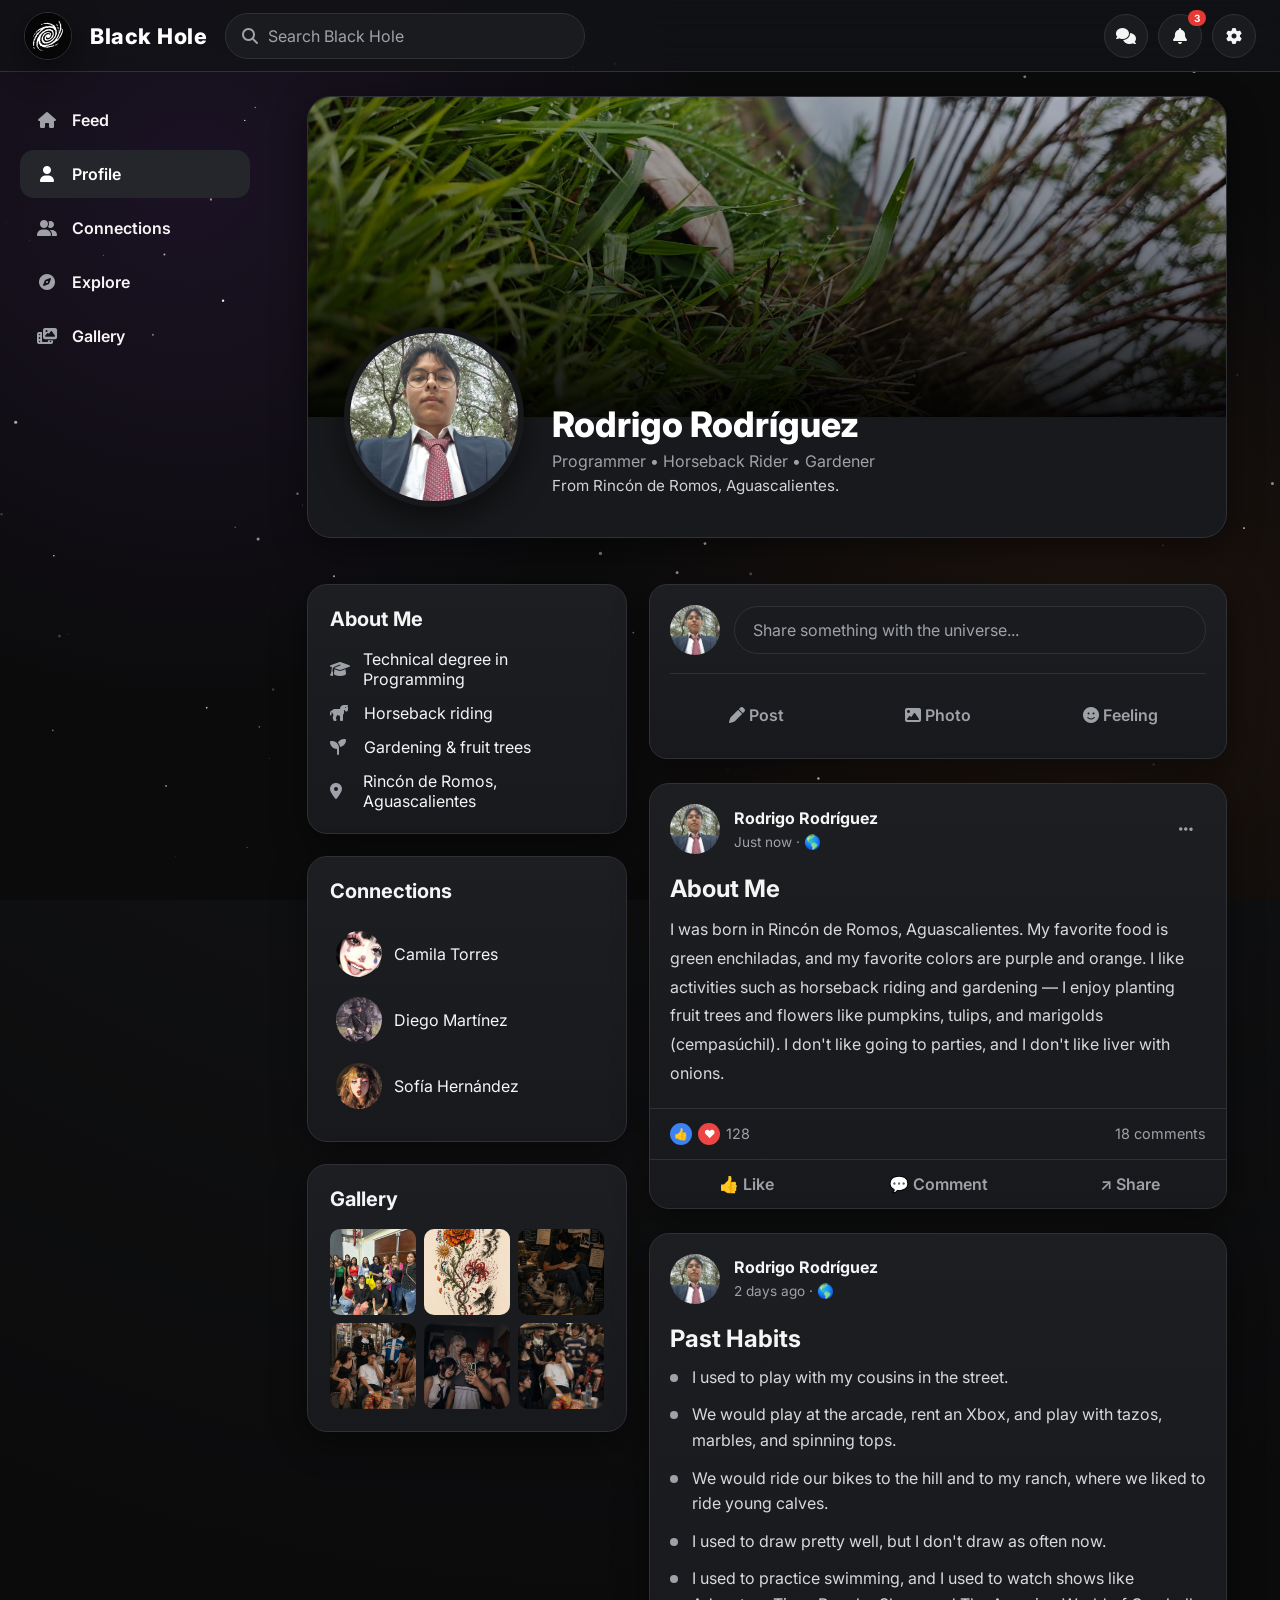
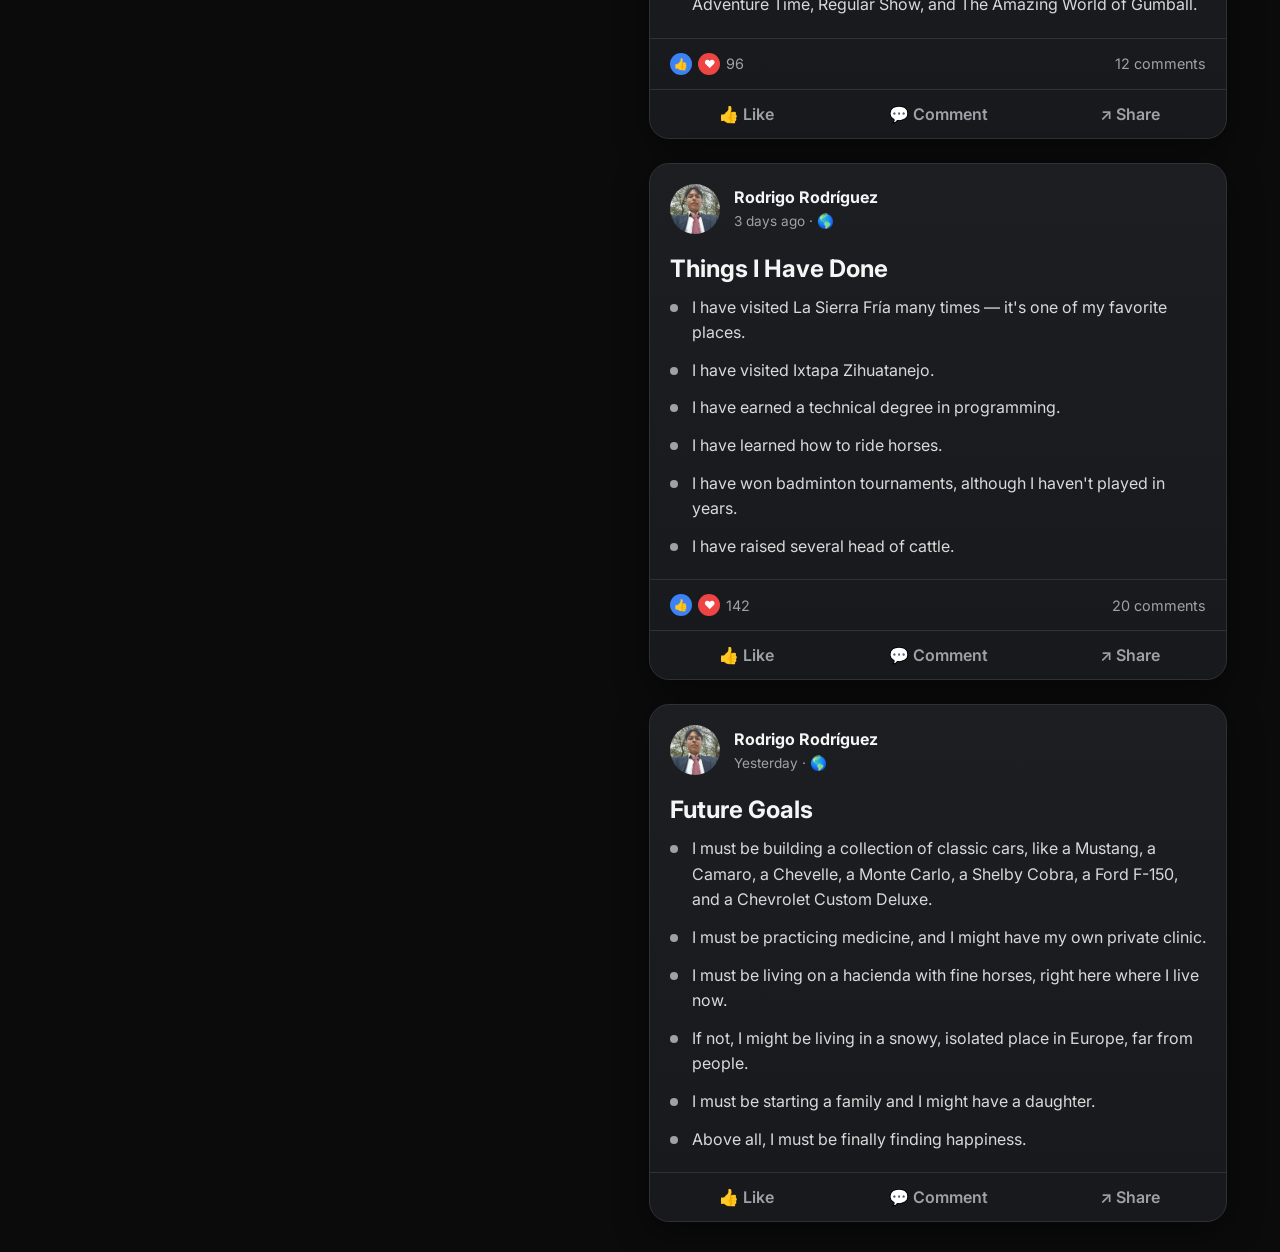
<file: index.html>
<!DOCTYPE html>
<html lang="en">
<head>
<meta charset="UTF-8">
<meta name="viewport" content="width=device-width, initial-scale=1.0">
<title>Black Hole</title>

<link rel="preconnect" href="https://fonts.googleapis.com">
<link rel="preconnect" href="https://fonts.gstatic.com" crossorigin>
<link href="https://fonts.googleapis.com/css2?family=Inter:wght@300;400;500;600;700;800&display=swap" rel="stylesheet">

<link rel="stylesheet" href="style.css">
<link rel="icon" href="assets/logos/logo.webp">

<link rel="stylesheet"
href="https://cdnjs.cloudflare.com/ajax/libs/font-awesome/6.7.2/css/all.min.css">

</head>
<body>

<canvas id="starfield"></canvas>

<!-- ===================== NAVBAR ===================== -->

<header class="navbar">

    <div class="nav-left">

        <div class="logo">
            <img src="assets/logos/logo.webp" alt="Black Hole Logo">
        </div>

        <h2 class="brand">Black Hole</h2>

        <div class="search">
            <i class="fa-solid fa-magnifying-glass"></i>
            <input type="text" placeholder="Search Black Hole">
        </div>

    </div>

    <div class="nav-right">

        <button title="Messages">
            <i class="fa-solid fa-comments"></i>
        </button>

        <div class="notif-wrapper">

            <button title="Notifications" id="notif-toggle">
                <i class="fa-solid fa-bell"></i>
                <span class="badge notif-count">3</span>
            </button>

            <div class="notif-dropdown hidden" id="notif-dropdown">

                <div class="notif-header">Notifications</div>

                <div class="notif-item">
                    <div class="notif-avatar"></div>
                    <div class="notif-text">
                        <strong>María</strong> liked your post "Future Goals"
                        <span>2 min ago</span>
                    </div>
                </div>

                <div class="notif-item">
                    <div class="notif-avatar"></div>
                    <div class="notif-text">
                        <strong>Carlos</strong> commented on your photo
                        <span>1 hour ago</span>
                    </div>
                </div>

                <div class="notif-item">
                    <div class="notif-avatar"></div>
                    <div class="notif-text">
                        <strong>Ana</strong> sent you a connection request
                        <span>Yesterday</span>
                    </div>
                </div>

            </div>

        </div>

        <button title="Settings">
            <i class="fa-solid fa-gear"></i>
        </button>

    </div>

</header>

<!-- ===================== MAIN ===================== -->

<main>

<aside class="left-sidebar">

<ul>

<li><a href="posts.html"><i class="fa-solid fa-house"></i> Feed</a></li>
<li><a href="index.html" class="active"><i class="fa-solid fa-user"></i> Profile</a></li>
<li><a href="connections.html"><i class="fa-solid fa-user-group"></i> Connections</a></li>
<li><a href="explore.html"><i class="fa-solid fa-compass"></i> Explore</a></li>
<li><a href="gallery.html"><i class="fa-solid fa-photo-film"></i> Gallery</a></li>

</ul>

</aside>

<section class="content">
<!-- PART 2 STARTS HERE -->
<!-- ===================== PROFILE ===================== -->

<div class="cover">

    <div class="cover-photo">
        <img src="assets/profile/foto_portada.jpeg" alt="Cover" class="w-100">
    </div>

    <div class="profile-info">

        <div class="profile-picture">
            <img src="assets/profile/foto_perfil.jpeg" alt="Profile">
        </div>

        <div class="profile-text">
            <h1>Rodrigo Rodríguez</h1>
            <p>Programmer • Horseback Rider • Gardener</p>
            <span>From Rincón de Romos, Aguascalientes.</span>
        </div>

    </div>

</div>

<div class="content-grid">

    <aside>

        <section class="intro">
            <h2>About Me</h2>

            <ul>
                <li><i class="fa-solid fa-graduation-cap"></i> Technical degree in Programming</li>
                <li><i class="fa-solid fa-horse"></i> Horseback riding</li>
                <li><i class="fa-solid fa-seedling"></i> Gardening &amp; fruit trees</li>
                <li><i class="fa-solid fa-location-dot"></i> Rincón de Romos, Aguascalientes</li>
            </ul>
        </section>

        <section class="friends-preview">
            <a href="connections.html"><h2>Connections</h2></a>

            <a href="connections.html" class="friend-item">
                <div class="friend-avatar"><img src="assets/profile/profile1.jpeg" alt="Camila Torres" onerror="this.remove()"></div>
                <span>Camila Torres</span>
            </a>

            <a href="connections.html" class="friend-item">
                <div class="friend-avatar"><img src="assets/profile/profile2.jpeg" alt="Diego Martínez" onerror="this.remove()"></div>
                <span>Diego Martínez</span>
            </a>

            <a href="connections.html" class="friend-item">
                <div class="friend-avatar"><img src="assets/profile/profile3.jpeg" alt="Sofía Hernández" onerror="this.remove()"></div>
                <span>Sofía Hernández</span>
            </a>

        </section>

        <section class="photos-preview">

            <a href="gallery.html"><h2>Gallery</h2></a>

            <div class="grid-photos">
                <div class="photo-placeholder"><img src="assets/gallery/gallery1.jpeg" alt="Gallery photo 1" onerror="this.remove()"></div>
                <div class="photo-placeholder"><img src="assets/gallery/gallery2.jpeg" alt="Gallery photo 2" onerror="this.remove()"></div>
                <div class="photo-placeholder"><img src="assets/gallery/gallery3.jpeg" alt="Gallery photo 3" onerror="this.remove()"></div>
                <div class="photo-placeholder"><img src="assets/gallery/gallery4.jpeg" alt="Gallery photo 4" onerror="this.remove()"></div>
                <div class="photo-placeholder"><img src="assets/gallery/gallery5.jpeg" alt="Gallery photo 5" onerror="this.remove()"></div>
                <div class="photo-placeholder"><img src="assets/gallery/gallery6.jpeg" alt="Gallery photo 6" onerror="this.remove()"></div>
            </div>

        </section>

    </aside>

    <section class="posts">

<!-- PART 3 STARTS HERE -->
<!-- ===================== POSTS ===================== -->

<article class="create-post card">
    <div class="create-post-top">
        <div class="post-avatar">
            <img src="assets/profile/foto_perfil.jpeg" alt="Profile">
        </div>
        <input type="text" placeholder="Share something with the universe...">
    </div>
    <hr>
    <div class="create-actions">
        <button><i class="fa-solid fa-pen"></i> Post</button>
        <button><i class="fa-solid fa-image"></i> Photo</button>
        <button><i class="fa-solid fa-face-smile"></i> Feeling</button>
    </div>
</article>

<article class="post reveal">
    <div class="post-header">
        <div class="post-avatar"><img src="assets/profile/foto_perfil.jpeg" alt=""></div>
        <div class="post-user">
            <h3>Rodrigo Rodríguez</h3>
            <span>Just now · 🌎</span>
        </div>
        <button class="post-menu"><i class="fa-solid fa-ellipsis"></i></button>
    </div>

    <div class="post-content">
        <h2>About Me</h2>
        <p>I was born in Rincón de Romos, Aguascalientes. My favorite food is green enchiladas, and my favorite colors are purple and orange. I like activities such as horseback riding and gardening — I enjoy planting fruit trees and flowers like pumpkins, tulips, and marigolds (cempasúchil). I don't like going to parties, and I don't like liver with onions.</p>
    </div>

    <div class="post-stats">
        <div class="reactions">
            <span class="reaction like">👍</span>
            <span class="reaction love">❤</span>
            <span>128</span>
        </div>
        <span>18 comments</span>
    </div>

    <div class="post-actions">
        <button>👍 Like</button>
        <button>💬 Comment</button>
        <button>↗ Share</button>
    </div>

    <div class="comments hidden">
        <div class="comment-list"></div>
        <div class="comment-form">
            <div class="comment-avatar"></div>
            <input type="text" class="comment-input" placeholder="Write a comment...">
        </div>
    </div>
</article>

<article class="post reveal">
    <div class="post-header">
        <div class="post-avatar"><img src="assets/profile/foto_perfil.jpeg" alt=""></div>
        <div class="post-user">
            <h3>Rodrigo Rodríguez</h3>
            <span>2 days ago · 🌎</span>
        </div>
    </div>

    <div class="post-content">
        <h2>Past Habits</h2>
        <ul class="post-list">
            <li>I used to play with my cousins in the street.</li>
            <li>We would play at the arcade, rent an Xbox, and play with tazos, marbles, and spinning tops.</li>
            <li>We would ride our bikes to the hill and to my ranch, where we liked to ride young calves.</li>
            <li>I used to draw pretty well, but I don't draw as often now.</li>
            <li>I used to practice swimming, and I used to watch shows like Adventure Time, Regular Show, and The Amazing World of Gumball.</li>
        </ul>
    </div>

    <div class="post-stats">
        <div class="reactions">
            <span class="reaction like">👍</span>
            <span class="reaction love">❤</span>
            <span>96</span>
        </div>
        <span>12 comments</span>
    </div>

    <div class="post-actions">
        <button>👍 Like</button>
        <button>💬 Comment</button>
        <button>↗ Share</button>
    </div>

    <div class="comments hidden">
        <div class="comment-list"></div>
        <div class="comment-form">
            <div class="comment-avatar"></div>
            <input type="text" class="comment-input" placeholder="Write a comment...">
        </div>
    </div>
</article>

<article class="post reveal">
    <div class="post-header">
        <div class="post-avatar"><img src="assets/profile/foto_perfil.jpeg" alt=""></div>
        <div class="post-user">
            <h3>Rodrigo Rodríguez</h3>
            <span>3 days ago · 🌎</span>
        </div>
    </div>

    <div class="post-content">
        <h2>Things I Have Done</h2>
        <ul class="post-list">
            <li>I have visited La Sierra Fría many times — it's one of my favorite places.</li>
            <li>I have visited Ixtapa Zihuatanejo.</li>
            <li>I have earned a technical degree in programming.</li>
            <li>I have learned how to ride horses.</li>
            <li>I have won badminton tournaments, although I haven't played in years.</li>
            <li>I have raised several head of cattle.</li>
        </ul>
    </div>

    <div class="post-stats">
        <div class="reactions">
            <span class="reaction like">👍</span>
            <span class="reaction love">❤</span>
            <span>142</span>
        </div>
        <span>20 comments</span>
    </div>

    <div class="post-actions">
        <button>👍 Like</button>
        <button>💬 Comment</button>
        <button>↗ Share</button>
    </div>

    <div class="comments hidden">
        <div class="comment-list"></div>
        <div class="comment-form">
            <div class="comment-avatar"></div>
            <input type="text" class="comment-input" placeholder="Write a comment...">
        </div>
    </div>
</article>

<article class="post reveal">
    <div class="post-header">
        <div class="post-avatar"><img src="assets/profile/foto_perfil.jpeg" alt=""></div>
        <div class="post-user">
            <h3>Rodrigo Rodríguez</h3>
            <span>Yesterday · 🌎</span>
        </div>
    </div>

    <div class="post-content">
        <h2>Future Goals</h2>
        <ul class="post-list">
            <li>I must be building a collection of classic cars, like a Mustang, a Camaro, a Chevelle, a Monte Carlo, a Shelby Cobra, a Ford F-150, and a Chevrolet Custom Deluxe.</li>
            <li>I must be practicing medicine, and I might have my own private clinic.</li>
            <li>I must be living on a hacienda with fine horses, right here where I live now.</li>
            <li>If not, I might be living in a snowy, isolated place in Europe, far from people.</li>
            <li>I must be starting a family and I might have a daughter.</li>
            <li>Above all, I must be finally finding happiness.</li>
        </ul>
    </div>

    <div class="post-actions">
        <button>👍 Like</button>
        <button>💬 Comment</button>
        <button>↗ Share</button>
    </div>

    <div class="comments hidden">
        <div class="comment-list"></div>
        <div class="comment-form">
            <div class="comment-avatar"></div>
            <input type="text" class="comment-input" placeholder="Write a comment...">
        </div>
    </div>
</article>

    </section>
</div>

<aside class="right-sidebar">

<div class="card" style="padding:20px">
<h2>Trending</h2>
<p>#BlackHole</p>
<p>#Portfolio</p>
<p>#WebDesign</p>
<p>#StudentLife</p>
</div>

</aside>

</main>

<script src="script.js"></script>

</body>
</html>
</file>
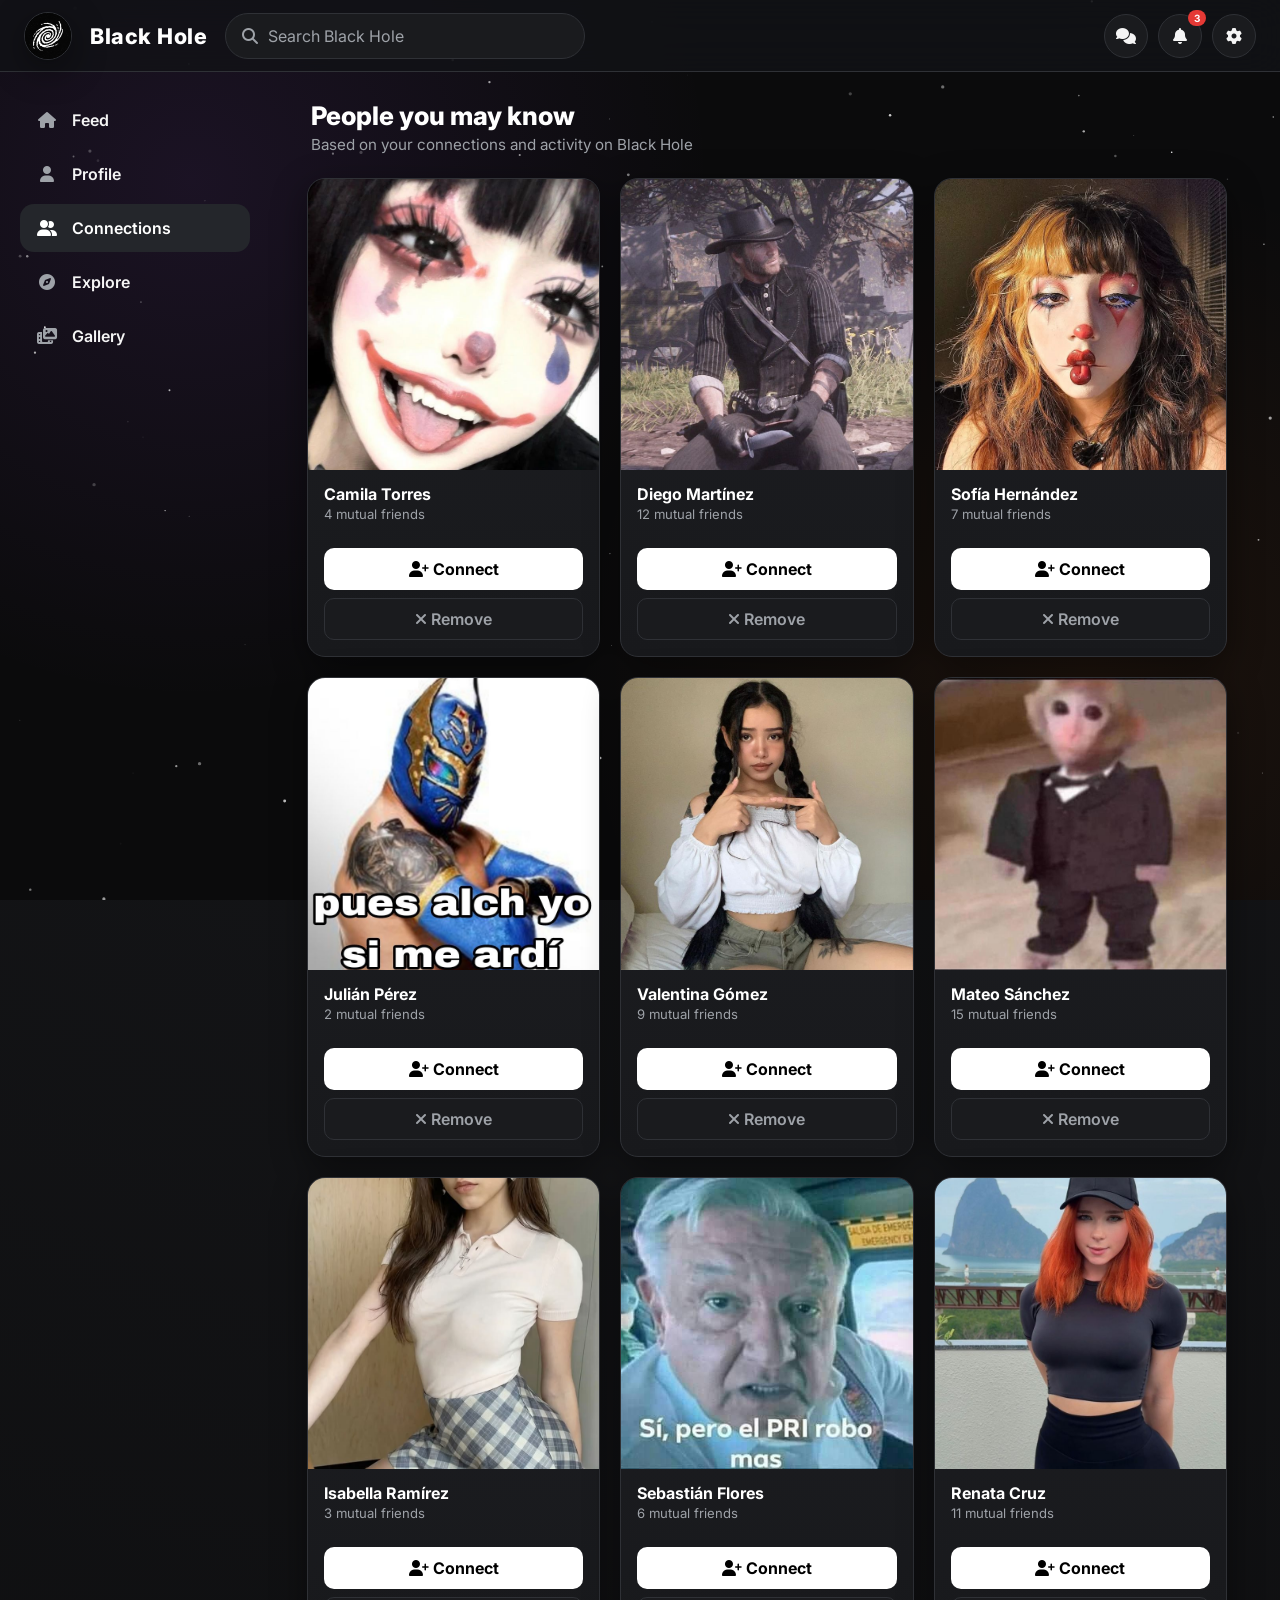
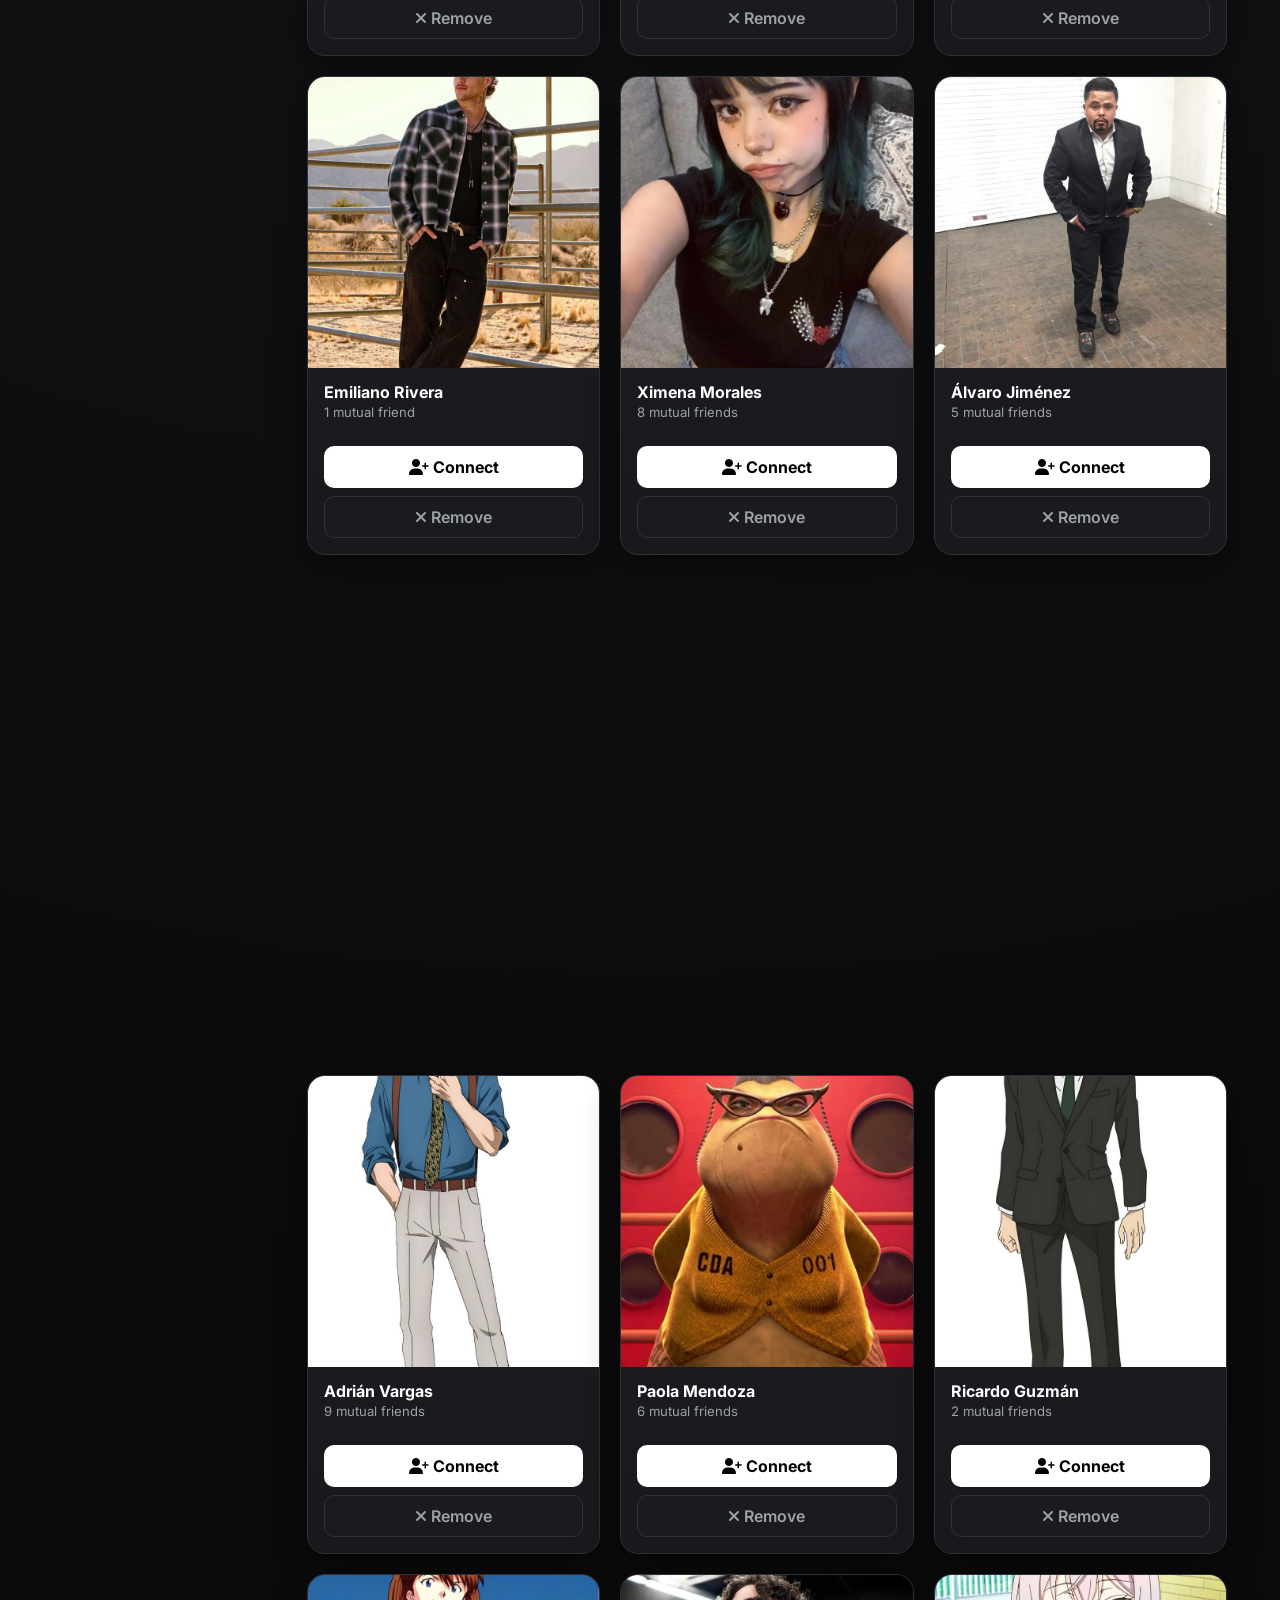
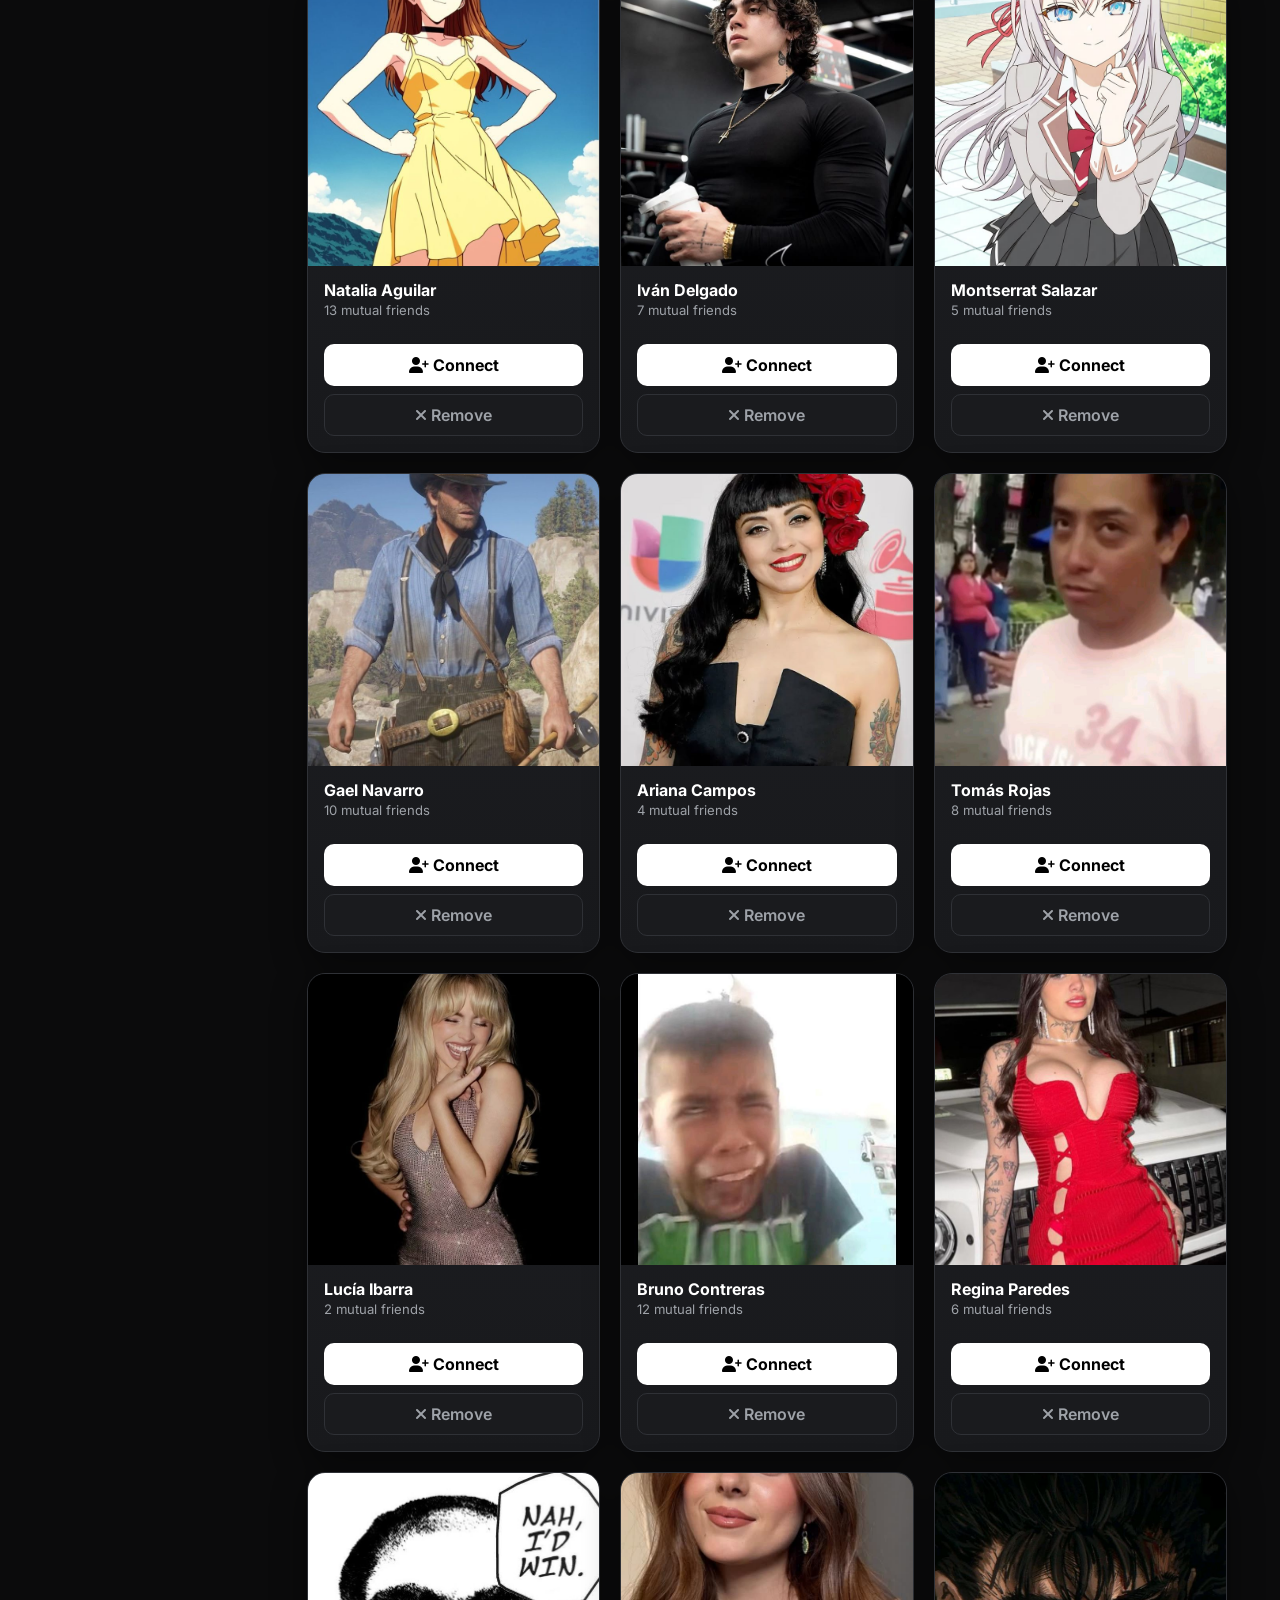
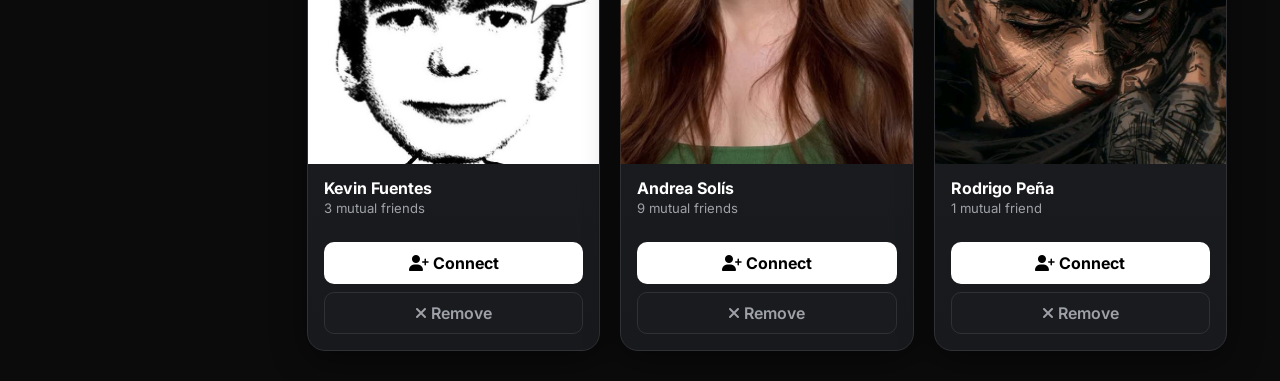
<file: connections.html>
<!DOCTYPE html>
<html lang="en">
<head>
<meta charset="UTF-8">
<meta name="viewport" content="width=device-width, initial-scale=1.0">
<title>Black Hole - Connections</title>

<link rel="preconnect" href="https://fonts.googleapis.com">
<link rel="preconnect" href="https://fonts.gstatic.com" crossorigin>
<link href="https://fonts.googleapis.com/css2?family=Inter:wght@300;400;500;600;700;800&display=swap" rel="stylesheet">

<link rel="stylesheet" href="style.css">
<link rel="icon" href="assets/logos/logo.webp">

<link rel="stylesheet"
href="https://cdnjs.cloudflare.com/ajax/libs/font-awesome/6.7.2/css/all.min.css">

</head>
<body>

<canvas id="starfield"></canvas>

<!-- ===================== NAVBAR ===================== -->

<header class="navbar">

    <div class="nav-left">

        <div class="logo">
            <img src="assets/logos/logo.webp" alt="Black Hole Logo">
        </div>

        <h2 class="brand">Black Hole</h2>

        <div class="search">
            <i class="fa-solid fa-magnifying-glass"></i>
            <input type="text" placeholder="Search Black Hole">
        </div>

    </div>

    <div class="nav-right">

        <button title="Messages">
            <i class="fa-solid fa-comments"></i>
        </button>

        <div class="notif-wrapper">

            <button title="Notifications" id="notif-toggle">
                <i class="fa-solid fa-bell"></i>
                <span class="badge notif-count">3</span>
            </button>

            <div class="notif-dropdown hidden" id="notif-dropdown">

                <div class="notif-header">Notifications</div>

                <div class="notif-item">
                    <div class="notif-avatar"></div>
                    <div class="notif-text">
                        <strong>María</strong> liked your post "Future Goals"
                        <span>2 min ago</span>
                    </div>
                </div>

                <div class="notif-item">
                    <div class="notif-avatar"></div>
                    <div class="notif-text">
                        <strong>Carlos</strong> commented on your photo
                        <span>1 hour ago</span>
                    </div>
                </div>

                <div class="notif-item">
                    <div class="notif-avatar"></div>
                    <div class="notif-text">
                        <strong>Ana</strong> sent you a connection request
                        <span>Yesterday</span>
                    </div>
                </div>

            </div>

        </div>

        <button title="Settings">
            <i class="fa-solid fa-gear"></i>
        </button>

    </div>

</header>

<!-- ===================== MAIN ===================== -->

<main>

<aside class="left-sidebar">

<ul>

<li><a href="posts.html"><i class="fa-solid fa-house"></i> Feed</a></li>
<li><a href="index.html"><i class="fa-solid fa-user"></i> Profile</a></li>
<li><a href="connections.html" class="active"><i class="fa-solid fa-user-group"></i> Connections</a></li>
<li><a href="explore.html"><i class="fa-solid fa-compass"></i> Explore</a></li>
<li><a href="gallery.html"><i class="fa-solid fa-photo-film"></i> Gallery</a></li>

</ul>

</aside>

<section class="content">

<div class="page-heading reveal">
    <h1>People you may know</h1>
    <p>Based on your connections and activity on Black Hole</p>
</div>

<div class="suggestions-grid">
<div class="suggestion-card reveal">
    <div class="suggestion-photo">
        <img src="assets/profile/profile1.jpeg" alt="Camila Torres" onerror="this.parentElement.parentElement.querySelector('.suggestion-photo').style.background='var(--surface-light)'; this.remove()">
    </div>
    <div class="suggestion-info">
        <h3>Camila Torres</h3>
        <span>4 mutual friends</span>
    </div>
    <div class="suggestion-actions">
        <button class="btn-connect"><i class="fa-solid fa-user-plus"></i> Connect</button>
        <button class="btn-remove"><i class="fa-solid fa-xmark"></i> Remove</button>
    </div>
</div>
<div class="suggestion-card reveal">
    <div class="suggestion-photo">
        <img src="assets/profile/profile2.jpeg" alt="Diego Martínez" onerror="this.parentElement.parentElement.querySelector('.suggestion-photo').style.background='var(--surface-light)'; this.remove()">
    </div>
    <div class="suggestion-info">
        <h3>Diego Martínez</h3>
        <span>12 mutual friends</span>
    </div>
    <div class="suggestion-actions">
        <button class="btn-connect"><i class="fa-solid fa-user-plus"></i> Connect</button>
        <button class="btn-remove"><i class="fa-solid fa-xmark"></i> Remove</button>
    </div>
</div>
<div class="suggestion-card reveal">
    <div class="suggestion-photo">
        <img src="assets/profile/profile3.jpeg" alt="Sofía Hernández" onerror="this.parentElement.parentElement.querySelector('.suggestion-photo').style.background='var(--surface-light)'; this.remove()">
    </div>
    <div class="suggestion-info">
        <h3>Sofía Hernández</h3>
        <span>7 mutual friends</span>
    </div>
    <div class="suggestion-actions">
        <button class="btn-connect"><i class="fa-solid fa-user-plus"></i> Connect</button>
        <button class="btn-remove"><i class="fa-solid fa-xmark"></i> Remove</button>
    </div>
</div>
<div class="suggestion-card reveal">
    <div class="suggestion-photo">
        <img src="assets/profile/profile4.jpeg" alt="Julián Pérez" onerror="this.parentElement.parentElement.querySelector('.suggestion-photo').style.background='var(--surface-light)'; this.remove()">
    </div>
    <div class="suggestion-info">
        <h3>Julián Pérez</h3>
        <span>2 mutual friends</span>
    </div>
    <div class="suggestion-actions">
        <button class="btn-connect"><i class="fa-solid fa-user-plus"></i> Connect</button>
        <button class="btn-remove"><i class="fa-solid fa-xmark"></i> Remove</button>
    </div>
</div>
<div class="suggestion-card reveal">
    <div class="suggestion-photo">
        <img src="assets/profile/profile5.jpeg" alt="Valentina Gómez" onerror="this.parentElement.parentElement.querySelector('.suggestion-photo').style.background='var(--surface-light)'; this.remove()">
    </div>
    <div class="suggestion-info">
        <h3>Valentina Gómez</h3>
        <span>9 mutual friends</span>
    </div>
    <div class="suggestion-actions">
        <button class="btn-connect"><i class="fa-solid fa-user-plus"></i> Connect</button>
        <button class="btn-remove"><i class="fa-solid fa-xmark"></i> Remove</button>
    </div>
</div>
<div class="suggestion-card reveal">
    <div class="suggestion-photo">
        <img src="assets/profile/profile6.jpeg" alt="Mateo Sánchez" onerror="this.parentElement.parentElement.querySelector('.suggestion-photo').style.background='var(--surface-light)'; this.remove()">
    </div>
    <div class="suggestion-info">
        <h3>Mateo Sánchez</h3>
        <span>15 mutual friends</span>
    </div>
    <div class="suggestion-actions">
        <button class="btn-connect"><i class="fa-solid fa-user-plus"></i> Connect</button>
        <button class="btn-remove"><i class="fa-solid fa-xmark"></i> Remove</button>
    </div>
</div>
<div class="suggestion-card reveal">
    <div class="suggestion-photo">
        <img src="assets/profile/profile7.jpeg" alt="Isabella Ramírez" onerror="this.parentElement.parentElement.querySelector('.suggestion-photo').style.background='var(--surface-light)'; this.remove()">
    </div>
    <div class="suggestion-info">
        <h3>Isabella Ramírez</h3>
        <span>3 mutual friends</span>
    </div>
    <div class="suggestion-actions">
        <button class="btn-connect"><i class="fa-solid fa-user-plus"></i> Connect</button>
        <button class="btn-remove"><i class="fa-solid fa-xmark"></i> Remove</button>
    </div>
</div>
<div class="suggestion-card reveal">
    <div class="suggestion-photo">
        <img src="assets/profile/profile8.jpeg" alt="Sebastián Flores" onerror="this.parentElement.parentElement.querySelector('.suggestion-photo').style.background='var(--surface-light)'; this.remove()">
    </div>
    <div class="suggestion-info">
        <h3>Sebastián Flores</h3>
        <span>6 mutual friends</span>
    </div>
    <div class="suggestion-actions">
        <button class="btn-connect"><i class="fa-solid fa-user-plus"></i> Connect</button>
        <button class="btn-remove"><i class="fa-solid fa-xmark"></i> Remove</button>
    </div>
</div>
<div class="suggestion-card reveal">
    <div class="suggestion-photo">
        <img src="assets/profile/profile9.jpeg" alt="Renata Cruz" onerror="this.parentElement.parentElement.querySelector('.suggestion-photo').style.background='var(--surface-light)'; this.remove()">
    </div>
    <div class="suggestion-info">
        <h3>Renata Cruz</h3>
        <span>11 mutual friends</span>
    </div>
    <div class="suggestion-actions">
        <button class="btn-connect"><i class="fa-solid fa-user-plus"></i> Connect</button>
        <button class="btn-remove"><i class="fa-solid fa-xmark"></i> Remove</button>
    </div>
</div>
<div class="suggestion-card reveal">
    <div class="suggestion-photo">
        <img src="assets/profile/profile10.jpeg" alt="Emiliano Rivera" onerror="this.parentElement.parentElement.querySelector('.suggestion-photo').style.background='var(--surface-light)'; this.remove()">
    </div>
    <div class="suggestion-info">
        <h3>Emiliano Rivera</h3>
        <span>1 mutual friend</span>
    </div>
    <div class="suggestion-actions">
        <button class="btn-connect"><i class="fa-solid fa-user-plus"></i> Connect</button>
        <button class="btn-remove"><i class="fa-solid fa-xmark"></i> Remove</button>
    </div>
</div>
<div class="suggestion-card reveal">
    <div class="suggestion-photo">
        <img src="assets/profile/profile11.jpeg" alt="Ximena Morales" onerror="this.parentElement.parentElement.querySelector('.suggestion-photo').style.background='var(--surface-light)'; this.remove()">
    </div>
    <div class="suggestion-info">
        <h3>Ximena Morales</h3>
        <span>8 mutual friends</span>
    </div>
    <div class="suggestion-actions">
        <button class="btn-connect"><i class="fa-solid fa-user-plus"></i> Connect</button>
        <button class="btn-remove"><i class="fa-solid fa-xmark"></i> Remove</button>
    </div>
</div>
<div class="suggestion-card reveal">
    <div class="suggestion-photo">
        <img src="assets/profile/profile12.jpeg" alt="Álvaro Jiménez" onerror="this.parentElement.parentElement.querySelector('.suggestion-photo').style.background='var(--surface-light)'; this.remove()">
    </div>
    <div class="suggestion-info">
        <h3>Álvaro Jiménez</h3>
        <span>5 mutual friends</span>
    </div>
    <div class="suggestion-actions">
        <button class="btn-connect"><i class="fa-solid fa-user-plus"></i> Connect</button>
        <button class="btn-remove"><i class="fa-solid fa-xmark"></i> Remove</button>
    </div>
</div>
<div class="suggestion-card reveal">
    <div class="suggestion-photo">
        <img src="assets/profile/profile13.jpeg" alt="Fernanda Ortiz" onerror="this.parentElement.parentElement.querySelector('.suggestion-photo').style.background='var(--surface-light)'; this.remove()">
    </div>
    <div class="suggestion-info">
        <h3>Fernanda Ortiz</h3>
        <span>14 mutual friends</span>
    </div>
    <div class="suggestion-actions">
        <button class="btn-connect"><i class="fa-solid fa-user-plus"></i> Connect</button>
        <button class="btn-remove"><i class="fa-solid fa-xmark"></i> Remove</button>
    </div>
</div>
<div class="suggestion-card reveal">
    <div class="suggestion-photo">
        <img src="assets/profile/profile14.jpeg" alt="Leonardo Castillo" onerror="this.parentElement.parentElement.querySelector('.suggestion-photo').style.background='var(--surface-light)'; this.remove()">
    </div>
    <div class="suggestion-info">
        <h3>Leonardo Castillo</h3>
        <span>10 mutual friends</span>
    </div>
    <div class="suggestion-actions">
        <button class="btn-connect"><i class="fa-solid fa-user-plus"></i> Connect</button>
        <button class="btn-remove"><i class="fa-solid fa-xmark"></i> Remove</button>
    </div>
</div>
<div class="suggestion-card reveal">
    <div class="suggestion-photo">
        <img src="assets/profile/profile15.jpeg" alt="Daniela Reyes" onerror="this.parentElement.parentElement.querySelector('.suggestion-photo').style.background='var(--surface-light)'; this.remove()">
    </div>
    <div class="suggestion-info">
        <h3>Daniela Reyes</h3>
        <span>3 mutual friends</span>
    </div>
    <div class="suggestion-actions">
        <button class="btn-connect"><i class="fa-solid fa-user-plus"></i> Connect</button>
        <button class="btn-remove"><i class="fa-solid fa-xmark"></i> Remove</button>
    </div>
</div>
<div class="suggestion-card reveal">
    <div class="suggestion-photo">
        <img src="assets/profile/profile16.jpeg" alt="Adrián Vargas" onerror="this.parentElement.parentElement.querySelector('.suggestion-photo').style.background='var(--surface-light)'; this.remove()">
    </div>
    <div class="suggestion-info">
        <h3>Adrián Vargas</h3>
        <span>9 mutual friends</span>
    </div>
    <div class="suggestion-actions">
        <button class="btn-connect"><i class="fa-solid fa-user-plus"></i> Connect</button>
        <button class="btn-remove"><i class="fa-solid fa-xmark"></i> Remove</button>
    </div>
</div>
<div class="suggestion-card reveal">
    <div class="suggestion-photo">
        <img src="assets/profile/profile17.jpeg" alt="Paola Mendoza" onerror="this.parentElement.parentElement.querySelector('.suggestion-photo').style.background='var(--surface-light)'; this.remove()">
    </div>
    <div class="suggestion-info">
        <h3>Paola Mendoza</h3>
        <span>6 mutual friends</span>
    </div>
    <div class="suggestion-actions">
        <button class="btn-connect"><i class="fa-solid fa-user-plus"></i> Connect</button>
        <button class="btn-remove"><i class="fa-solid fa-xmark"></i> Remove</button>
    </div>
</div>
<div class="suggestion-card reveal">
    <div class="suggestion-photo">
        <img src="assets/profile/profile18.jpeg" alt="Ricardo Guzmán" onerror="this.parentElement.parentElement.querySelector('.suggestion-photo').style.background='var(--surface-light)'; this.remove()">
    </div>
    <div class="suggestion-info">
        <h3>Ricardo Guzmán</h3>
        <span>2 mutual friends</span>
    </div>
    <div class="suggestion-actions">
        <button class="btn-connect"><i class="fa-solid fa-user-plus"></i> Connect</button>
        <button class="btn-remove"><i class="fa-solid fa-xmark"></i> Remove</button>
    </div>
</div>
<div class="suggestion-card reveal">
    <div class="suggestion-photo">
        <img src="assets/profile/profile19.jpeg" alt="Natalia Aguilar" onerror="this.parentElement.parentElement.querySelector('.suggestion-photo').style.background='var(--surface-light)'; this.remove()">
    </div>
    <div class="suggestion-info">
        <h3>Natalia Aguilar</h3>
        <span>13 mutual friends</span>
    </div>
    <div class="suggestion-actions">
        <button class="btn-connect"><i class="fa-solid fa-user-plus"></i> Connect</button>
        <button class="btn-remove"><i class="fa-solid fa-xmark"></i> Remove</button>
    </div>
</div>
<div class="suggestion-card reveal">
    <div class="suggestion-photo">
        <img src="assets/profile/profile20.jpeg" alt="Iván Delgado" onerror="this.parentElement.parentElement.querySelector('.suggestion-photo').style.background='var(--surface-light)'; this.remove()">
    </div>
    <div class="suggestion-info">
        <h3>Iván Delgado</h3>
        <span>7 mutual friends</span>
    </div>
    <div class="suggestion-actions">
        <button class="btn-connect"><i class="fa-solid fa-user-plus"></i> Connect</button>
        <button class="btn-remove"><i class="fa-solid fa-xmark"></i> Remove</button>
    </div>
</div>
<div class="suggestion-card reveal">
    <div class="suggestion-photo">
        <img src="assets/profile/profile21.jpeg" alt="Montserrat Salazar" onerror="this.parentElement.parentElement.querySelector('.suggestion-photo').style.background='var(--surface-light)'; this.remove()">
    </div>
    <div class="suggestion-info">
        <h3>Montserrat Salazar</h3>
        <span>5 mutual friends</span>
    </div>
    <div class="suggestion-actions">
        <button class="btn-connect"><i class="fa-solid fa-user-plus"></i> Connect</button>
        <button class="btn-remove"><i class="fa-solid fa-xmark"></i> Remove</button>
    </div>
</div>
<div class="suggestion-card reveal">
    <div class="suggestion-photo">
        <img src="assets/profile/profile22.jpeg" alt="Gael Navarro" onerror="this.parentElement.parentElement.querySelector('.suggestion-photo').style.background='var(--surface-light)'; this.remove()">
    </div>
    <div class="suggestion-info">
        <h3>Gael Navarro</h3>
        <span>10 mutual friends</span>
    </div>
    <div class="suggestion-actions">
        <button class="btn-connect"><i class="fa-solid fa-user-plus"></i> Connect</button>
        <button class="btn-remove"><i class="fa-solid fa-xmark"></i> Remove</button>
    </div>
</div>
<div class="suggestion-card reveal">
    <div class="suggestion-photo">
        <img src="assets/profile/profile23.jpeg" alt="Ariana Campos" onerror="this.parentElement.parentElement.querySelector('.suggestion-photo').style.background='var(--surface-light)'; this.remove()">
    </div>
    <div class="suggestion-info">
        <h3>Ariana Campos</h3>
        <span>4 mutual friends</span>
    </div>
    <div class="suggestion-actions">
        <button class="btn-connect"><i class="fa-solid fa-user-plus"></i> Connect</button>
        <button class="btn-remove"><i class="fa-solid fa-xmark"></i> Remove</button>
    </div>
</div>
<div class="suggestion-card reveal">
    <div class="suggestion-photo">
        <img src="assets/profile/profile24.jpeg" alt="Tomás Rojas" onerror="this.parentElement.parentElement.querySelector('.suggestion-photo').style.background='var(--surface-light)'; this.remove()">
    </div>
    <div class="suggestion-info">
        <h3>Tomás Rojas</h3>
        <span>8 mutual friends</span>
    </div>
    <div class="suggestion-actions">
        <button class="btn-connect"><i class="fa-solid fa-user-plus"></i> Connect</button>
        <button class="btn-remove"><i class="fa-solid fa-xmark"></i> Remove</button>
    </div>
</div>
<div class="suggestion-card reveal">
    <div class="suggestion-photo">
        <img src="assets/profile/profile25.jpeg" alt="Lucía Ibarra" onerror="this.parentElement.parentElement.querySelector('.suggestion-photo').style.background='var(--surface-light)'; this.remove()">
    </div>
    <div class="suggestion-info">
        <h3>Lucía Ibarra</h3>
        <span>2 mutual friends</span>
    </div>
    <div class="suggestion-actions">
        <button class="btn-connect"><i class="fa-solid fa-user-plus"></i> Connect</button>
        <button class="btn-remove"><i class="fa-solid fa-xmark"></i> Remove</button>
    </div>
</div>
<div class="suggestion-card reveal">
    <div class="suggestion-photo">
        <img src="assets/profile/profile26.jpeg" alt="Bruno Contreras" onerror="this.parentElement.parentElement.querySelector('.suggestion-photo').style.background='var(--surface-light)'; this.remove()">
    </div>
    <div class="suggestion-info">
        <h3>Bruno Contreras</h3>
        <span>12 mutual friends</span>
    </div>
    <div class="suggestion-actions">
        <button class="btn-connect"><i class="fa-solid fa-user-plus"></i> Connect</button>
        <button class="btn-remove"><i class="fa-solid fa-xmark"></i> Remove</button>
    </div>
</div>
<div class="suggestion-card reveal">
    <div class="suggestion-photo">
        <img src="assets/profile/profile27.jpeg" alt="Regina Paredes" onerror="this.parentElement.parentElement.querySelector('.suggestion-photo').style.background='var(--surface-light)'; this.remove()">
    </div>
    <div class="suggestion-info">
        <h3>Regina Paredes</h3>
        <span>6 mutual friends</span>
    </div>
    <div class="suggestion-actions">
        <button class="btn-connect"><i class="fa-solid fa-user-plus"></i> Connect</button>
        <button class="btn-remove"><i class="fa-solid fa-xmark"></i> Remove</button>
    </div>
</div>
<div class="suggestion-card reveal">
    <div class="suggestion-photo">
        <img src="assets/profile/profile28.jpeg" alt="Kevin Fuentes" onerror="this.parentElement.parentElement.querySelector('.suggestion-photo').style.background='var(--surface-light)'; this.remove()">
    </div>
    <div class="suggestion-info">
        <h3>Kevin Fuentes</h3>
        <span>3 mutual friends</span>
    </div>
    <div class="suggestion-actions">
        <button class="btn-connect"><i class="fa-solid fa-user-plus"></i> Connect</button>
        <button class="btn-remove"><i class="fa-solid fa-xmark"></i> Remove</button>
    </div>
</div>
<div class="suggestion-card reveal">
    <div class="suggestion-photo">
        <img src="assets/profile/profile29.jpeg" alt="Andrea Solís" onerror="this.parentElement.parentElement.querySelector('.suggestion-photo').style.background='var(--surface-light)'; this.remove()">
    </div>
    <div class="suggestion-info">
        <h3>Andrea Solís</h3>
        <span>9 mutual friends</span>
    </div>
    <div class="suggestion-actions">
        <button class="btn-connect"><i class="fa-solid fa-user-plus"></i> Connect</button>
        <button class="btn-remove"><i class="fa-solid fa-xmark"></i> Remove</button>
    </div>
</div>
<div class="suggestion-card reveal">
    <div class="suggestion-photo">
        <img src="assets/profile/profile30.jpeg" alt="Rodrigo Peña" onerror="this.parentElement.parentElement.querySelector('.suggestion-photo').style.background='var(--surface-light)'; this.remove()">
    </div>
    <div class="suggestion-info">
        <h3>Rodrigo Peña</h3>
        <span>1 mutual friend</span>
    </div>
    <div class="suggestion-actions">
        <button class="btn-connect"><i class="fa-solid fa-user-plus"></i> Connect</button>
        <button class="btn-remove"><i class="fa-solid fa-xmark"></i> Remove</button>
    </div>
</div>

</div>

</section>

<aside class="right-sidebar">

<div class="card" style="padding:20px">
<h2>Trending</h2>
<p>#BlackHole</p>
<p>#Portfolio</p>
<p>#WebDesign</p>
<p>#StudentLife</p>
</div>

</aside>

</main>

<script src="script.js"></script>

</body>
</html>
</file>
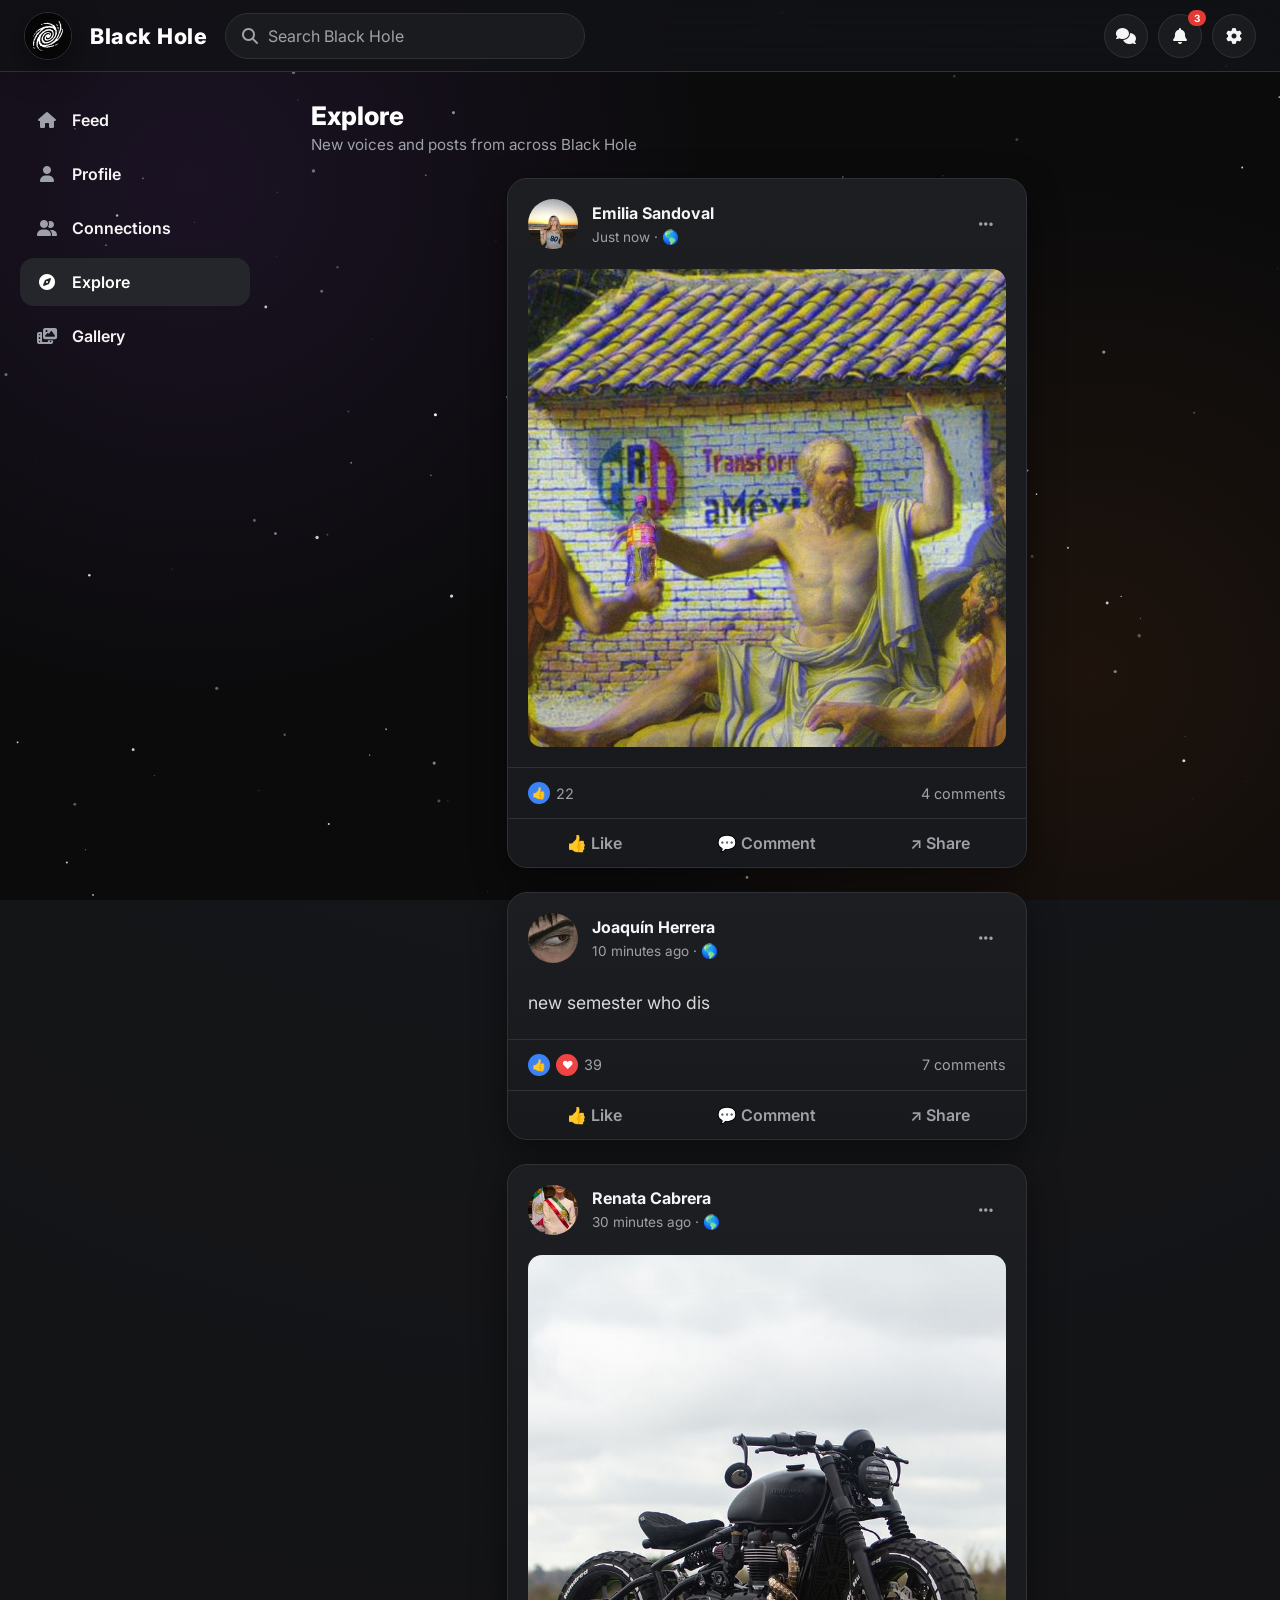
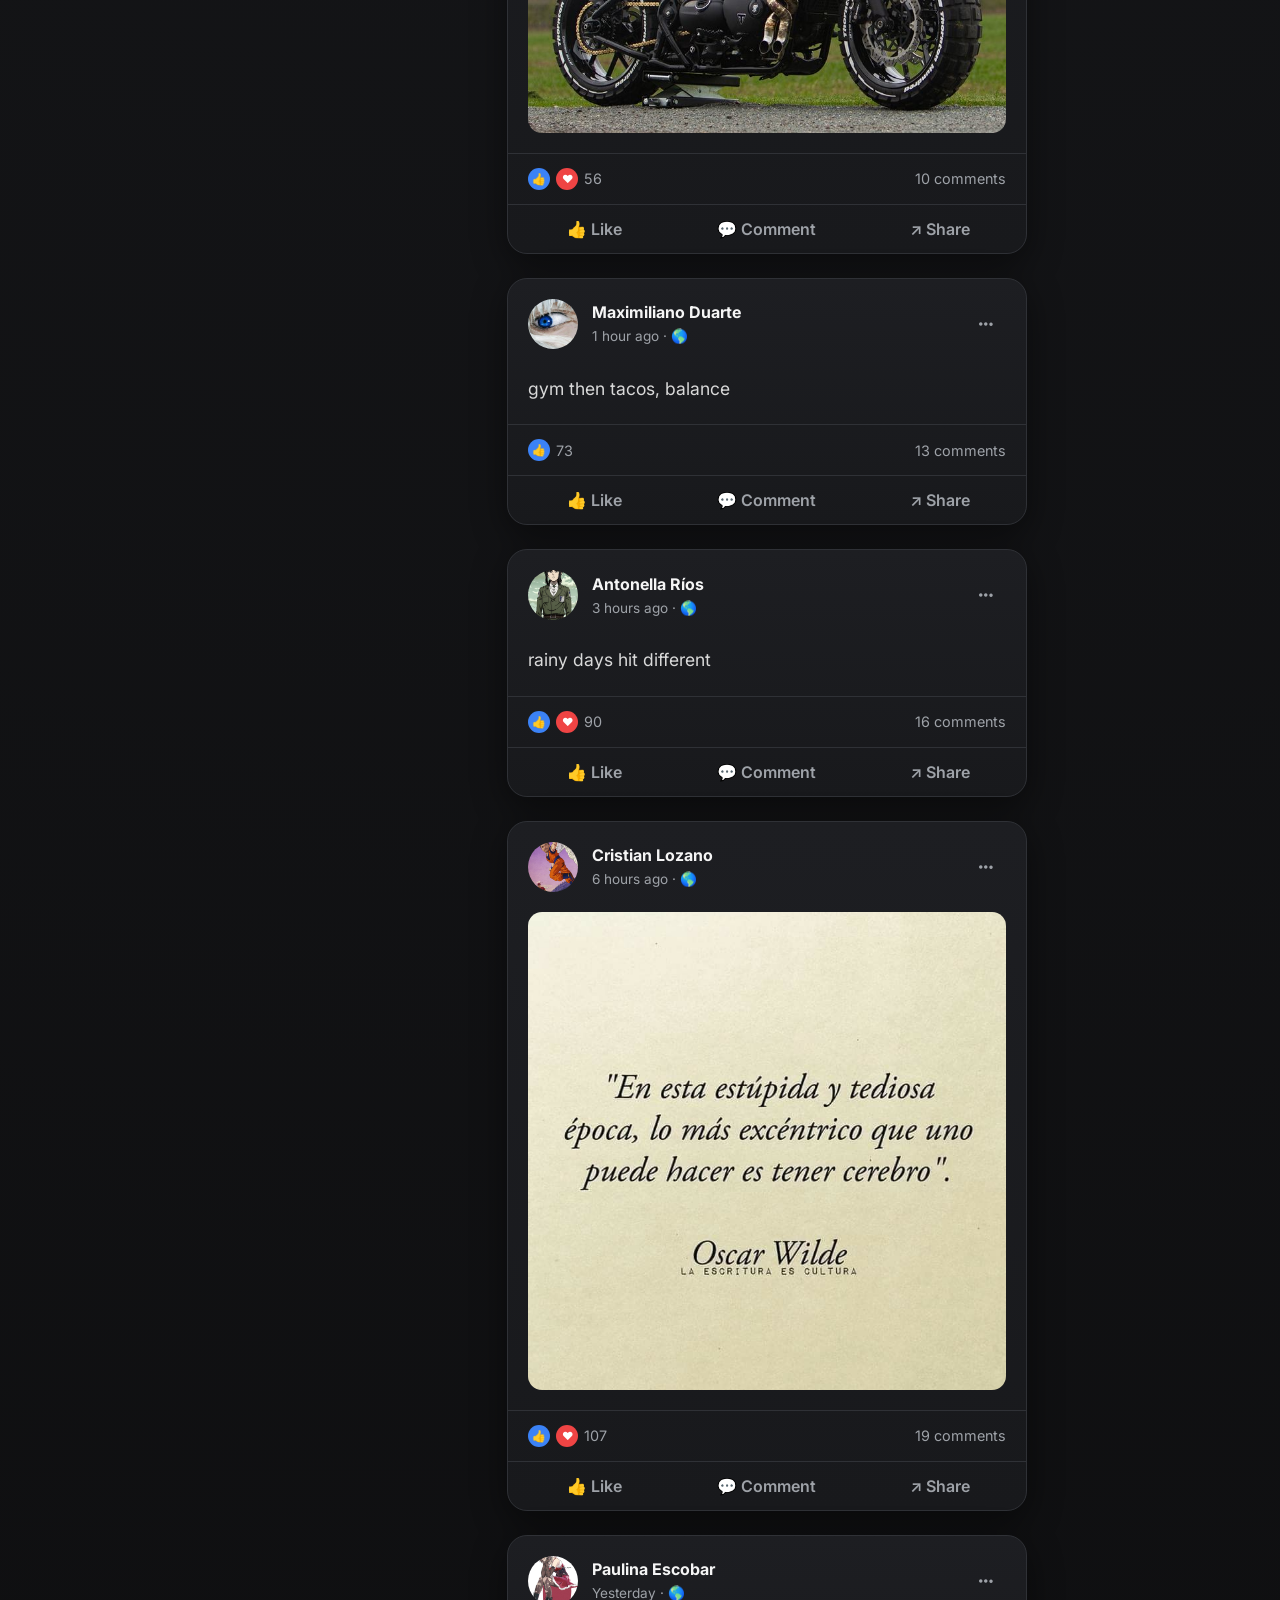
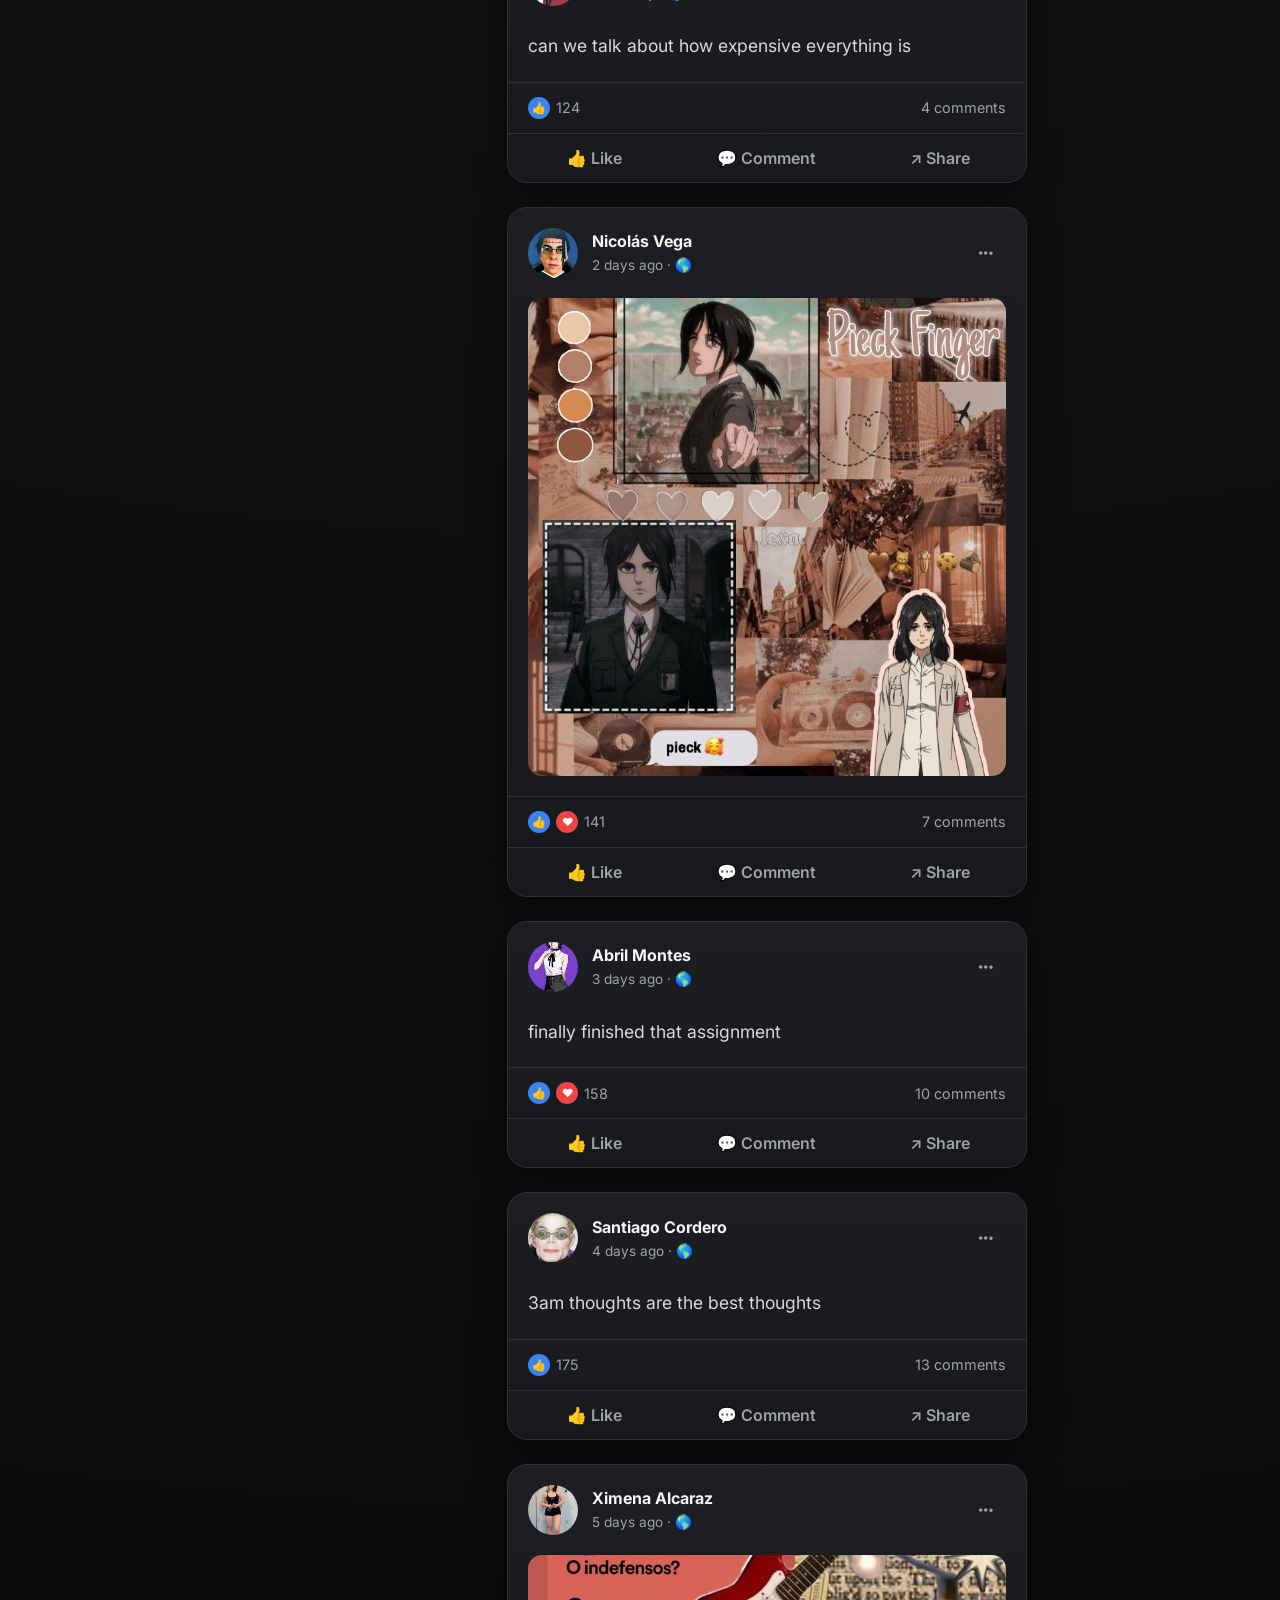
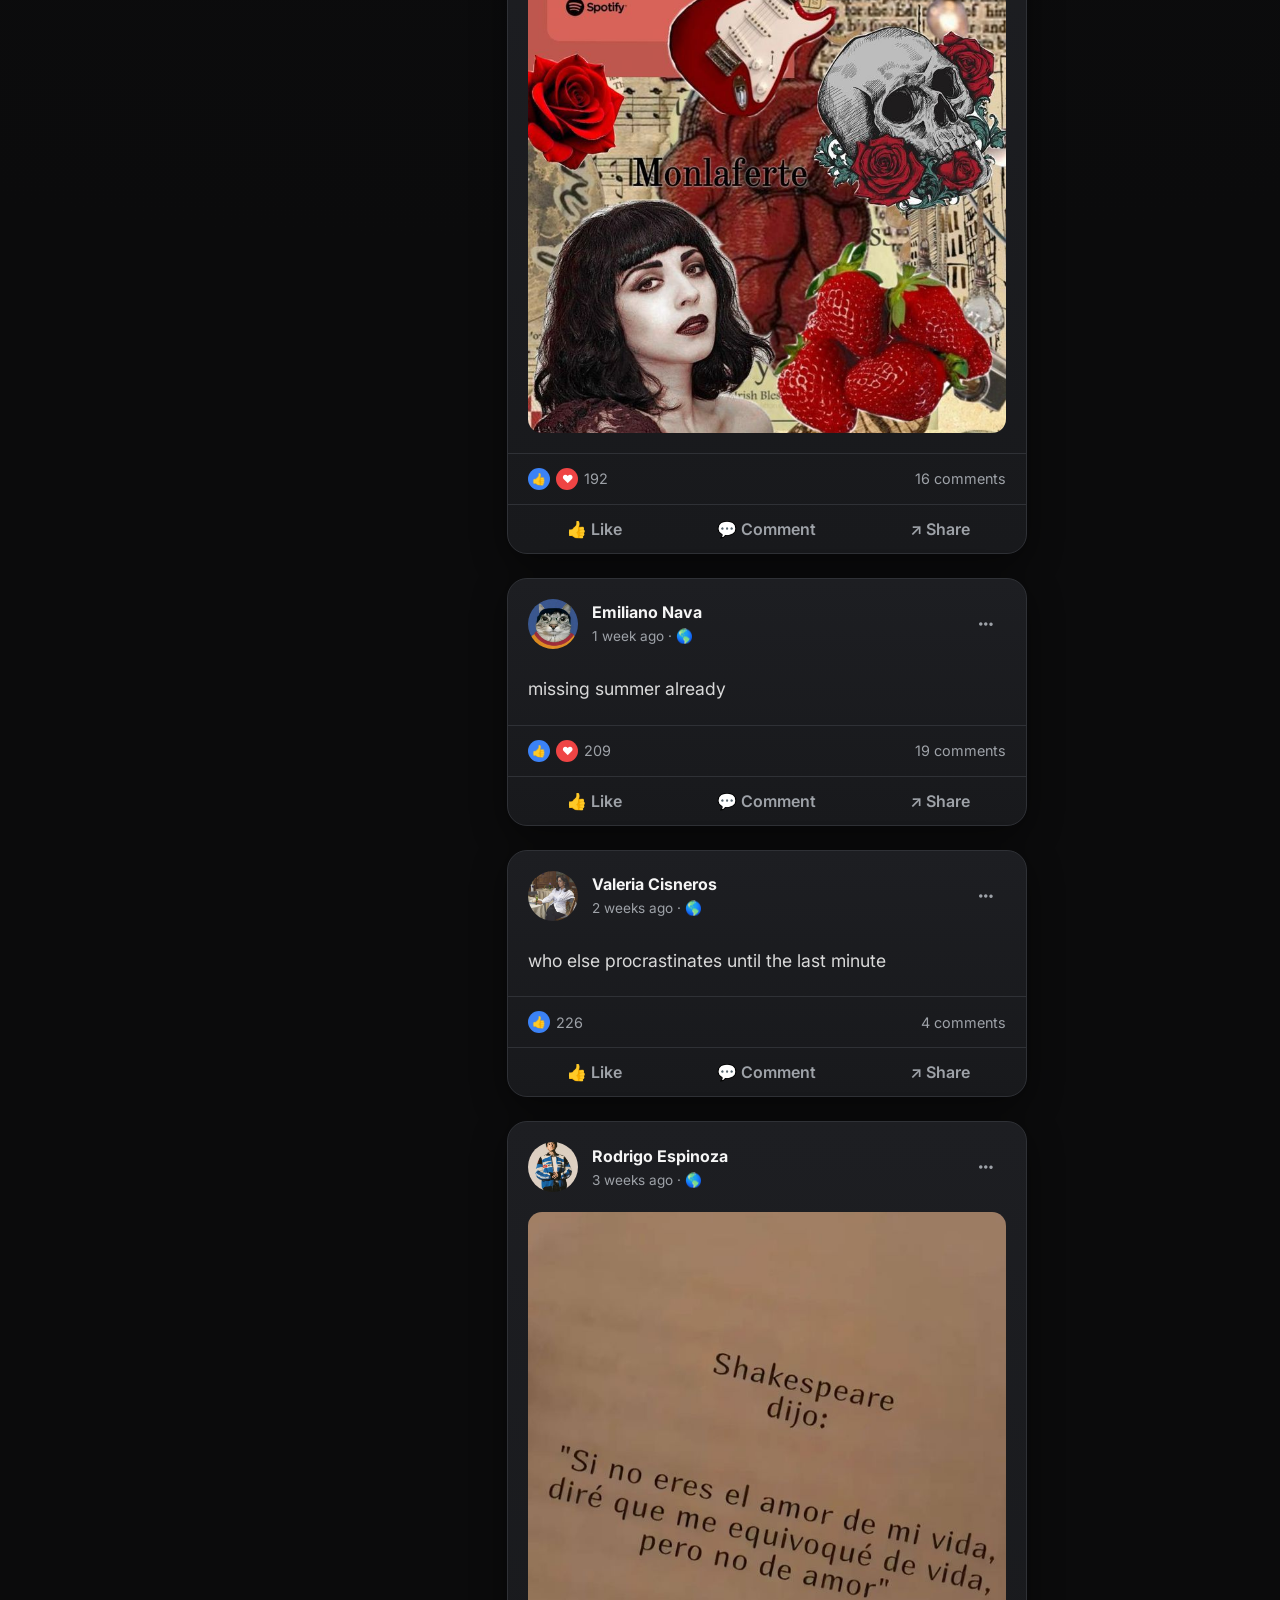
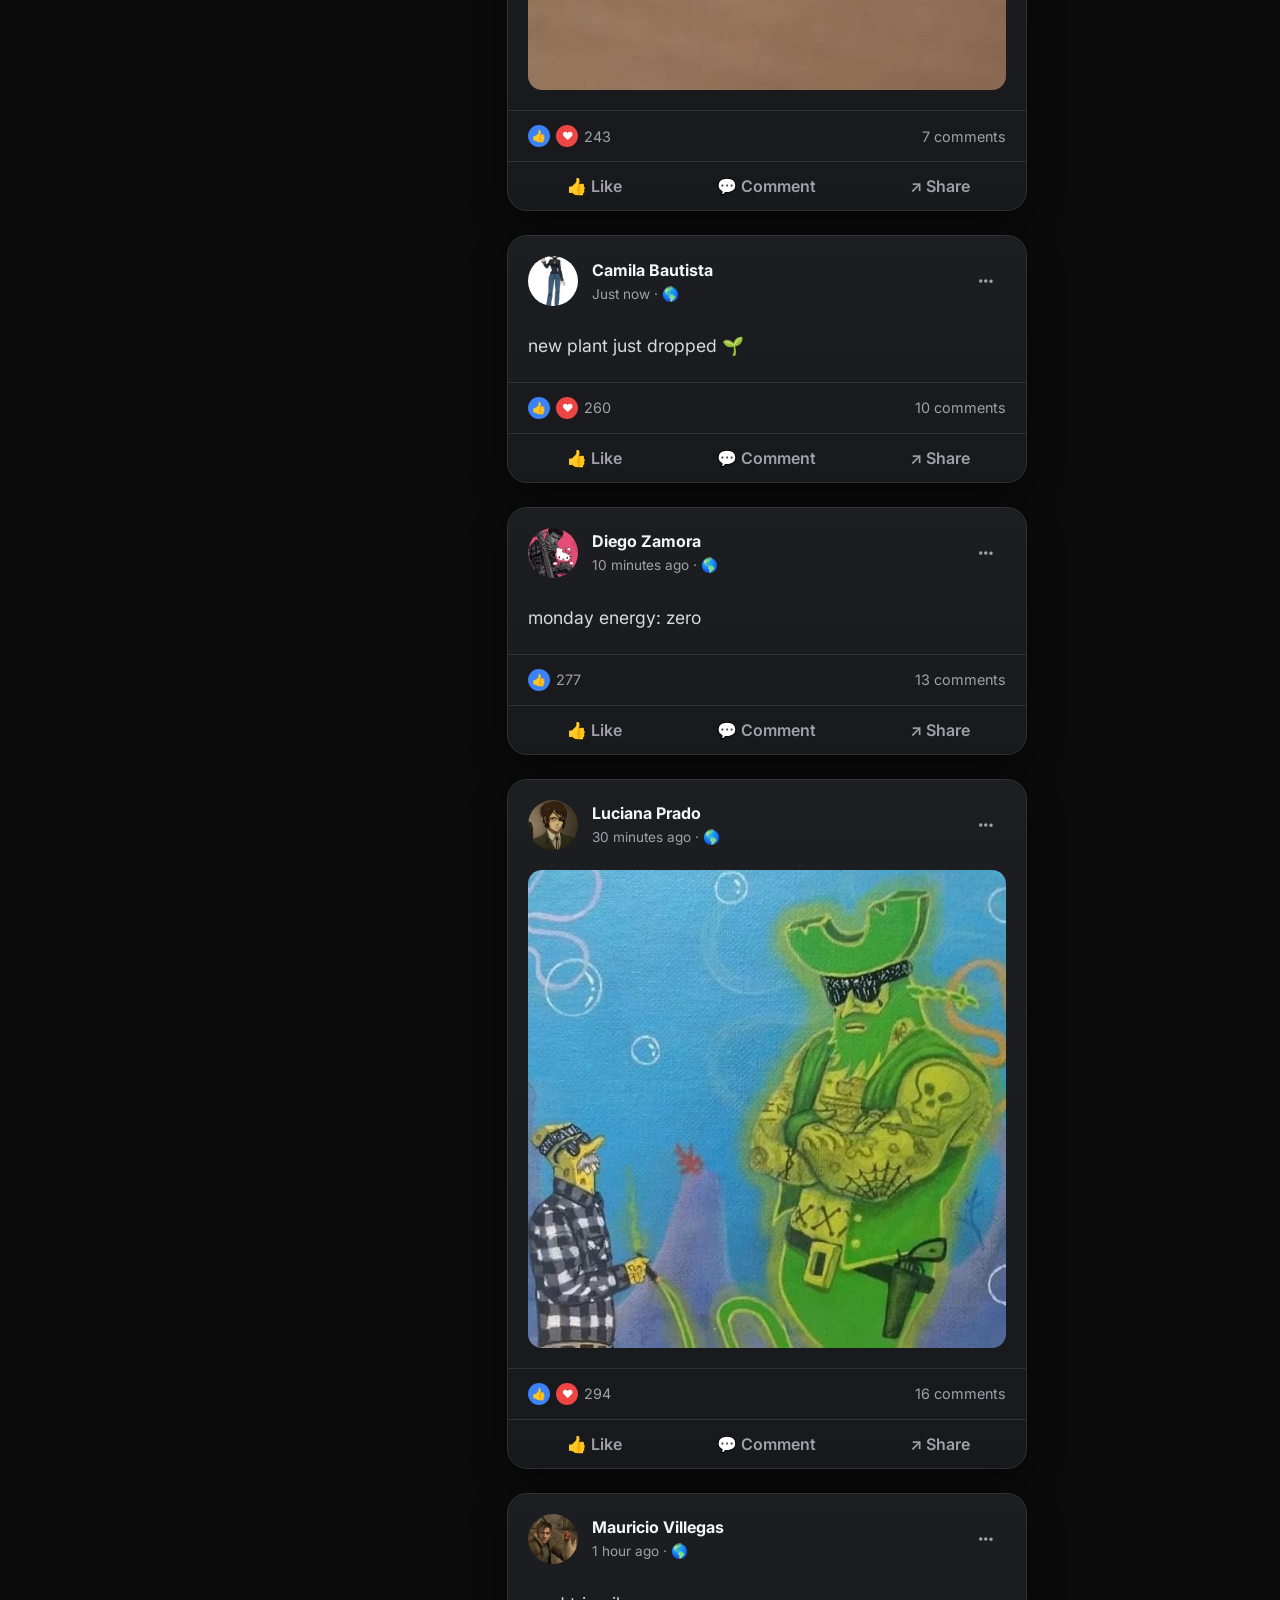
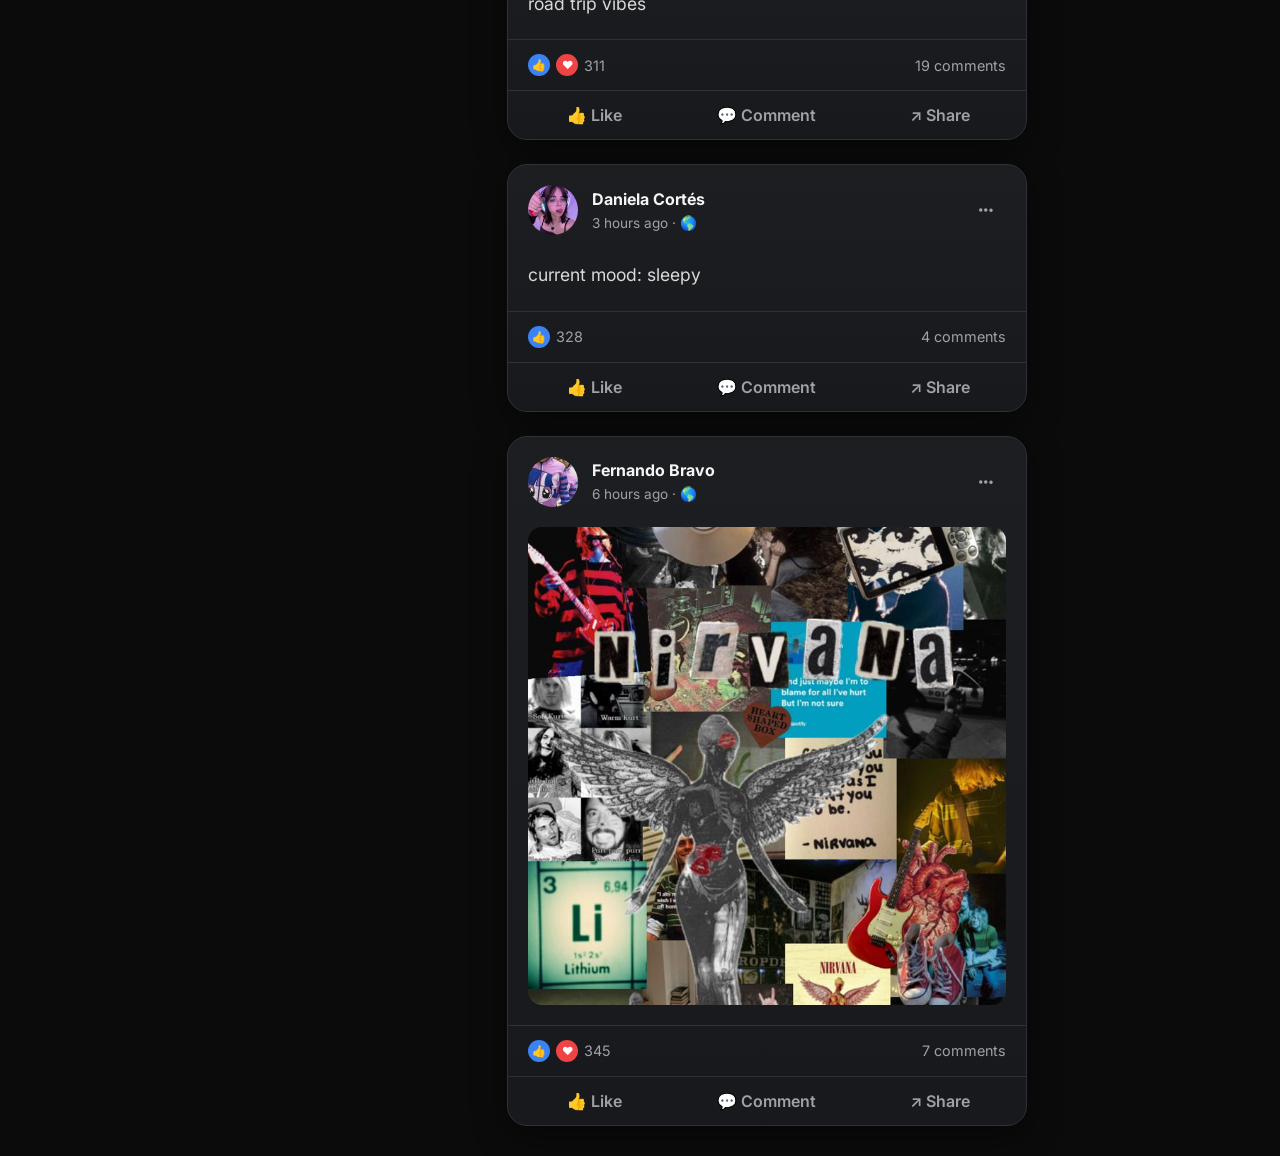
<file: explore.html>
<!DOCTYPE html>
<html lang="en">
<head>
<meta charset="UTF-8">
<meta name="viewport" content="width=device-width, initial-scale=1.0">
<title>Black Hole - Explore</title>

<link rel="preconnect" href="https://fonts.googleapis.com">
<link rel="preconnect" href="https://fonts.gstatic.com" crossorigin>
<link href="https://fonts.googleapis.com/css2?family=Inter:wght@300;400;500;600;700;800&display=swap" rel="stylesheet">

<link rel="stylesheet" href="style.css">
<link rel="icon" href="assets/logos/logo.webp">

<link rel="stylesheet"
href="https://cdnjs.cloudflare.com/ajax/libs/font-awesome/6.7.2/css/all.min.css">

</head>
<body>

<canvas id="starfield"></canvas>

<!-- ===================== NAVBAR ===================== -->

<header class="navbar">

    <div class="nav-left">

        <div class="logo">
            <img src="assets/logos/logo.webp" alt="Black Hole Logo">
        </div>

        <h2 class="brand">Black Hole</h2>

        <div class="search">
            <i class="fa-solid fa-magnifying-glass"></i>
            <input type="text" placeholder="Search Black Hole">
        </div>

    </div>

    <div class="nav-right">

        <button title="Messages">
            <i class="fa-solid fa-comments"></i>
        </button>

        <div class="notif-wrapper">

            <button title="Notifications" id="notif-toggle">
                <i class="fa-solid fa-bell"></i>
                <span class="badge notif-count">3</span>
            </button>

            <div class="notif-dropdown hidden" id="notif-dropdown">

                <div class="notif-header">Notifications</div>

                <div class="notif-item">
                    <div class="notif-avatar"></div>
                    <div class="notif-text">
                        <strong>María</strong> liked your post "Future Goals"
                        <span>2 min ago</span>
                    </div>
                </div>

                <div class="notif-item">
                    <div class="notif-avatar"></div>
                    <div class="notif-text">
                        <strong>Carlos</strong> commented on your photo
                        <span>1 hour ago</span>
                    </div>
                </div>

                <div class="notif-item">
                    <div class="notif-avatar"></div>
                    <div class="notif-text">
                        <strong>Ana</strong> sent you a connection request
                        <span>Yesterday</span>
                    </div>
                </div>

            </div>

        </div>

        <button title="Settings">
            <i class="fa-solid fa-gear"></i>
        </button>

    </div>

</header>

<!-- ===================== MAIN ===================== -->

<main>

<aside class="left-sidebar">

<ul>

<li><a href="posts.html"><i class="fa-solid fa-house"></i> Feed</a></li>
<li><a href="index.html"><i class="fa-solid fa-user"></i> Profile</a></li>
<li><a href="connections.html"><i class="fa-solid fa-user-group"></i> Connections</a></li>
<li><a href="explore.html" class="active"><i class="fa-solid fa-compass"></i> Explore</a></li>
<li><a href="gallery.html"><i class="fa-solid fa-photo-film"></i> Gallery</a></li>

</ul>

</aside>

<section class="content">

<div class="page-heading reveal">
    <h1>Explore</h1>
    <p>New voices and posts from across Black Hole</p>
</div>

<div class="posts">

<article class="post reveal feed-post">
    <div class="post-header">
        <div class="post-avatar"><img src="assets/profile/profile31.jpeg" alt="Emilia Sandoval" onerror="this.remove()"></div>
        <div class="post-user">
            <h3>Emilia Sandoval</h3>
            <span>Just now · 🌎</span>
        </div>
        <button class="post-menu"><i class="fa-solid fa-ellipsis"></i></button>
    </div>

    <div class="post-content">
        <div class="post-image"><img src="assets/posts/post31.jpeg" alt="Post by Emilia Sandoval" onerror="mediaFallback(this,'post31.jpeg')"></div>
    </div>

    <div class="post-stats">
        <div class="reactions">
            <span class="reaction like">👍</span>
            <span>22</span>
        </div>
        <span>4 comments</span>
    </div>

    <div class="post-actions">
        <button>👍 Like</button>
        <button>💬 Comment</button>
        <button>↗ Share</button>
    </div>

    <div class="comments hidden">
        <div class="comment-list"></div>
        <div class="comment-form">
            <div class="comment-avatar"></div>
            <input type="text" class="comment-input" placeholder="Write a comment...">
        </div>
    </div>
</article>

<article class="post reveal feed-post text-post">
    <div class="post-header">
        <div class="post-avatar"><img src="assets/profile/profile32.jpeg" alt="Joaquín Herrera" onerror="this.remove()"></div>
        <div class="post-user">
            <h3>Joaquín Herrera</h3>
            <span>10 minutes ago · 🌎</span>
        </div>
        <button class="post-menu"><i class="fa-solid fa-ellipsis"></i></button>
    </div>

    <div class="post-content">
        <p>new semester who dis</p>
    </div>

    <div class="post-stats">
        <div class="reactions">
            <span class="reaction like">👍</span>
            <span class="reaction love">❤</span>
            <span>39</span>
        </div>
        <span>7 comments</span>
    </div>

    <div class="post-actions">
        <button>👍 Like</button>
        <button>💬 Comment</button>
        <button>↗ Share</button>
    </div>

    <div class="comments hidden">
        <div class="comment-list"></div>
        <div class="comment-form">
            <div class="comment-avatar"></div>
            <input type="text" class="comment-input" placeholder="Write a comment...">
        </div>
    </div>
</article>

<article class="post reveal feed-post">
    <div class="post-header">
        <div class="post-avatar"><img src="assets/profile/profile33.jpeg" alt="Renata Cabrera" onerror="this.remove()"></div>
        <div class="post-user">
            <h3>Renata Cabrera</h3>
            <span>30 minutes ago · 🌎</span>
        </div>
        <button class="post-menu"><i class="fa-solid fa-ellipsis"></i></button>
    </div>

    <div class="post-content">
        <div class="post-image"><img src="assets/posts/post32.jpeg" alt="Post by Renata Cabrera" onerror="mediaFallback(this,'post33.jpeg')"></div>
    </div>

    <div class="post-stats">
        <div class="reactions">
            <span class="reaction like">👍</span>
            <span class="reaction love">❤</span>
            <span>56</span>
        </div>
        <span>10 comments</span>
    </div>

    <div class="post-actions">
        <button>👍 Like</button>
        <button>💬 Comment</button>
        <button>↗ Share</button>
    </div>

    <div class="comments hidden">
        <div class="comment-list"></div>
        <div class="comment-form">
            <div class="comment-avatar"></div>
            <input type="text" class="comment-input" placeholder="Write a comment...">
        </div>
    </div>
</article>

<article class="post reveal feed-post text-post">
    <div class="post-header">
        <div class="post-avatar"><img src="assets/profile/profile34.jpeg" alt="Maximiliano Duarte" onerror="this.remove()"></div>
        <div class="post-user">
            <h3>Maximiliano Duarte</h3>
            <span>1 hour ago · 🌎</span>
        </div>
        <button class="post-menu"><i class="fa-solid fa-ellipsis"></i></button>
    </div>

    <div class="post-content">
        <p>gym then tacos, balance</p>
    </div>

    <div class="post-stats">
        <div class="reactions">
            <span class="reaction like">👍</span>
            <span>73</span>
        </div>
        <span>13 comments</span>
    </div>

    <div class="post-actions">
        <button>👍 Like</button>
        <button>💬 Comment</button>
        <button>↗ Share</button>
    </div>

    <div class="comments hidden">
        <div class="comment-list"></div>
        <div class="comment-form">
            <div class="comment-avatar"></div>
            <input type="text" class="comment-input" placeholder="Write a comment...">
        </div>
    </div>
</article>

<article class="post reveal feed-post text-post">
    <div class="post-header">
        <div class="post-avatar"><img src="assets/profile/profile35.jpeg" alt="Antonella Ríos" onerror="this.remove()"></div>
        <div class="post-user">
            <h3>Antonella Ríos</h3>
            <span>3 hours ago · 🌎</span>
        </div>
        <button class="post-menu"><i class="fa-solid fa-ellipsis"></i></button>
    </div>

    <div class="post-content">
        <p>rainy days hit different</p>
    </div>

    <div class="post-stats">
        <div class="reactions">
            <span class="reaction like">👍</span>
            <span class="reaction love">❤</span>
            <span>90</span>
        </div>
        <span>16 comments</span>
    </div>

    <div class="post-actions">
        <button>👍 Like</button>
        <button>💬 Comment</button>
        <button>↗ Share</button>
    </div>

    <div class="comments hidden">
        <div class="comment-list"></div>
        <div class="comment-form">
            <div class="comment-avatar"></div>
            <input type="text" class="comment-input" placeholder="Write a comment...">
        </div>
    </div>
</article>

<article class="post reveal feed-post">
    <div class="post-header">
        <div class="post-avatar"><img src="assets/profile/profile36.jpeg" alt="Cristian Lozano" onerror="this.remove()"></div>
        <div class="post-user">
            <h3>Cristian Lozano</h3>
            <span>6 hours ago · 🌎</span>
        </div>
        <button class="post-menu"><i class="fa-solid fa-ellipsis"></i></button>
    </div>

    <div class="post-content">
        <div class="post-image"><img src="assets/posts/post33.jpeg" alt="Post by Cristian Lozano" onerror="mediaFallback(this,'post36.jpeg')"></div>
    </div>

    <div class="post-stats">
        <div class="reactions">
            <span class="reaction like">👍</span>
            <span class="reaction love">❤</span>
            <span>107</span>
        </div>
        <span>19 comments</span>
    </div>

    <div class="post-actions">
        <button>👍 Like</button>
        <button>💬 Comment</button>
        <button>↗ Share</button>
    </div>

    <div class="comments hidden">
        <div class="comment-list"></div>
        <div class="comment-form">
            <div class="comment-avatar"></div>
            <input type="text" class="comment-input" placeholder="Write a comment...">
        </div>
    </div>
</article>

<article class="post reveal feed-post text-post">
    <div class="post-header">
        <div class="post-avatar"><img src="assets/profile/profile37.jpeg" alt="Paulina Escobar" onerror="this.remove()"></div>
        <div class="post-user">
            <h3>Paulina Escobar</h3>
            <span>Yesterday · 🌎</span>
        </div>
        <button class="post-menu"><i class="fa-solid fa-ellipsis"></i></button>
    </div>

    <div class="post-content">
        <p>can we talk about how expensive everything is</p>
    </div>

    <div class="post-stats">
        <div class="reactions">
            <span class="reaction like">👍</span>
            <span>124</span>
        </div>
        <span>4 comments</span>
    </div>

    <div class="post-actions">
        <button>👍 Like</button>
        <button>💬 Comment</button>
        <button>↗ Share</button>
    </div>

    <div class="comments hidden">
        <div class="comment-list"></div>
        <div class="comment-form">
            <div class="comment-avatar"></div>
            <input type="text" class="comment-input" placeholder="Write a comment...">
        </div>
    </div>
</article>

<article class="post reveal feed-post">
    <div class="post-header">
        <div class="post-avatar"><img src="assets/profile/profile38.jpeg" alt="Nicolás Vega" onerror="this.remove()"></div>
        <div class="post-user">
            <h3>Nicolás Vega</h3>
            <span>2 days ago · 🌎</span>
        </div>
        <button class="post-menu"><i class="fa-solid fa-ellipsis"></i></button>
    </div>

    <div class="post-content">
        <div class="post-image"><img src="assets/posts/post34.jpeg" alt="Post by Nicolás Vega" onerror="mediaFallback(this,'post38.jpeg')"></div>
    </div>

    <div class="post-stats">
        <div class="reactions">
            <span class="reaction like">👍</span>
            <span class="reaction love">❤</span>
            <span>141</span>
        </div>
        <span>7 comments</span>
    </div>

    <div class="post-actions">
        <button>👍 Like</button>
        <button>💬 Comment</button>
        <button>↗ Share</button>
    </div>

    <div class="comments hidden">
        <div class="comment-list"></div>
        <div class="comment-form">
            <div class="comment-avatar"></div>
            <input type="text" class="comment-input" placeholder="Write a comment...">
        </div>
    </div>
</article>

<article class="post reveal feed-post text-post">
    <div class="post-header">
        <div class="post-avatar"><img src="assets/profile/profile39.jpeg" alt="Abril Montes" onerror="this.remove()"></div>
        <div class="post-user">
            <h3>Abril Montes</h3>
            <span>3 days ago · 🌎</span>
        </div>
        <button class="post-menu"><i class="fa-solid fa-ellipsis"></i></button>
    </div>

    <div class="post-content">
        <p>finally finished that assignment</p>
    </div>

    <div class="post-stats">
        <div class="reactions">
            <span class="reaction like">👍</span>
            <span class="reaction love">❤</span>
            <span>158</span>
        </div>
        <span>10 comments</span>
    </div>

    <div class="post-actions">
        <button>👍 Like</button>
        <button>💬 Comment</button>
        <button>↗ Share</button>
    </div>

    <div class="comments hidden">
        <div class="comment-list"></div>
        <div class="comment-form">
            <div class="comment-avatar"></div>
            <input type="text" class="comment-input" placeholder="Write a comment...">
        </div>
    </div>
</article>

<article class="post reveal feed-post text-post">
    <div class="post-header">
        <div class="post-avatar"><img src="assets/profile/profile40.jpeg" alt="Santiago Cordero" onerror="this.remove()"></div>
        <div class="post-user">
            <h3>Santiago Cordero</h3>
            <span>4 days ago · 🌎</span>
        </div>
        <button class="post-menu"><i class="fa-solid fa-ellipsis"></i></button>
    </div>

    <div class="post-content">
        <p>3am thoughts are the best thoughts</p>
    </div>

    <div class="post-stats">
        <div class="reactions">
            <span class="reaction like">👍</span>
            <span>175</span>
        </div>
        <span>13 comments</span>
    </div>

    <div class="post-actions">
        <button>👍 Like</button>
        <button>💬 Comment</button>
        <button>↗ Share</button>
    </div>

    <div class="comments hidden">
        <div class="comment-list"></div>
        <div class="comment-form">
            <div class="comment-avatar"></div>
            <input type="text" class="comment-input" placeholder="Write a comment...">
        </div>
    </div>
</article>

<article class="post reveal feed-post">
    <div class="post-header">
        <div class="post-avatar"><img src="assets/profile/profile41.jpeg" alt="Ximena Alcaraz" onerror="this.remove()"></div>
        <div class="post-user">
            <h3>Ximena Alcaraz</h3>
            <span>5 days ago · 🌎</span>
        </div>
        <button class="post-menu"><i class="fa-solid fa-ellipsis"></i></button>
    </div>

    <div class="post-content">
        <div class="post-image"><img src="assets/posts/post35.jpeg" alt="Post by Ximena Alcaraz" onerror="mediaFallback(this,'post41.jpeg')"></div>
    </div>

    <div class="post-stats">
        <div class="reactions">
            <span class="reaction like">👍</span>
            <span class="reaction love">❤</span>
            <span>192</span>
        </div>
        <span>16 comments</span>
    </div>

    <div class="post-actions">
        <button>👍 Like</button>
        <button>💬 Comment</button>
        <button>↗ Share</button>
    </div>

    <div class="comments hidden">
        <div class="comment-list"></div>
        <div class="comment-form">
            <div class="comment-avatar"></div>
            <input type="text" class="comment-input" placeholder="Write a comment...">
        </div>
    </div>
</article>

<article class="post reveal feed-post text-post">
    <div class="post-header">
        <div class="post-avatar"><img src="assets/profile/profile42.jpeg" alt="Emiliano Nava" onerror="this.remove()"></div>
        <div class="post-user">
            <h3>Emiliano Nava</h3>
            <span>1 week ago · 🌎</span>
        </div>
        <button class="post-menu"><i class="fa-solid fa-ellipsis"></i></button>
    </div>

    <div class="post-content">
        <p>missing summer already</p>
    </div>

    <div class="post-stats">
        <div class="reactions">
            <span class="reaction like">👍</span>
            <span class="reaction love">❤</span>
            <span>209</span>
        </div>
        <span>19 comments</span>
    </div>

    <div class="post-actions">
        <button>👍 Like</button>
        <button>💬 Comment</button>
        <button>↗ Share</button>
    </div>

    <div class="comments hidden">
        <div class="comment-list"></div>
        <div class="comment-form">
            <div class="comment-avatar"></div>
            <input type="text" class="comment-input" placeholder="Write a comment...">
        </div>
    </div>
</article>

<article class="post reveal feed-post text-post">
    <div class="post-header">
        <div class="post-avatar"><img src="assets/profile/profile43.jpeg" alt="Valeria Cisneros" onerror="this.remove()"></div>
        <div class="post-user">
            <h3>Valeria Cisneros</h3>
            <span>2 weeks ago · 🌎</span>
        </div>
        <button class="post-menu"><i class="fa-solid fa-ellipsis"></i></button>
    </div>

    <div class="post-content">
        <p>who else procrastinates until the last minute</p>
    </div>

    <div class="post-stats">
        <div class="reactions">
            <span class="reaction like">👍</span>
            <span>226</span>
        </div>
        <span>4 comments</span>
    </div>

    <div class="post-actions">
        <button>👍 Like</button>
        <button>💬 Comment</button>
        <button>↗ Share</button>
    </div>

    <div class="comments hidden">
        <div class="comment-list"></div>
        <div class="comment-form">
            <div class="comment-avatar"></div>
            <input type="text" class="comment-input" placeholder="Write a comment...">
        </div>
    </div>
</article>

<article class="post reveal feed-post">
    <div class="post-header">
        <div class="post-avatar"><img src="assets/profile/profile44.jpeg" alt="Rodrigo Espinoza" onerror="this.remove()"></div>
        <div class="post-user">
            <h3>Rodrigo Espinoza</h3>
            <span>3 weeks ago · 🌎</span>
        </div>
        <button class="post-menu"><i class="fa-solid fa-ellipsis"></i></button>
    </div>

    <div class="post-content">
        <div class="post-image"><img src="assets/posts/post36.jpeg" alt="Post by Rodrigo Espinoza" onerror="mediaFallback(this,'post44.jpeg')"></div>
    </div>

    <div class="post-stats">
        <div class="reactions">
            <span class="reaction like">👍</span>
            <span class="reaction love">❤</span>
            <span>243</span>
        </div>
        <span>7 comments</span>
    </div>

    <div class="post-actions">
        <button>👍 Like</button>
        <button>💬 Comment</button>
        <button>↗ Share</button>
    </div>

    <div class="comments hidden">
        <div class="comment-list"></div>
        <div class="comment-form">
            <div class="comment-avatar"></div>
            <input type="text" class="comment-input" placeholder="Write a comment...">
        </div>
    </div>
</article>

<article class="post reveal feed-post text-post">
    <div class="post-header">
        <div class="post-avatar"><img src="assets/profile/profile45.jpeg" alt="Camila Bautista" onerror="this.remove()"></div>
        <div class="post-user">
            <h3>Camila Bautista</h3>
            <span>Just now · 🌎</span>
        </div>
        <button class="post-menu"><i class="fa-solid fa-ellipsis"></i></button>
    </div>

    <div class="post-content">
        <p>new plant just dropped 🌱</p>
    </div>

    <div class="post-stats">
        <div class="reactions">
            <span class="reaction like">👍</span>
            <span class="reaction love">❤</span>
            <span>260</span>
        </div>
        <span>10 comments</span>
    </div>

    <div class="post-actions">
        <button>👍 Like</button>
        <button>💬 Comment</button>
        <button>↗ Share</button>
    </div>

    <div class="comments hidden">
        <div class="comment-list"></div>
        <div class="comment-form">
            <div class="comment-avatar"></div>
            <input type="text" class="comment-input" placeholder="Write a comment...">
        </div>
    </div>
</article>

<article class="post reveal feed-post text-post">
    <div class="post-header">
        <div class="post-avatar"><img src="assets/profile/profile46.jpeg" alt="Diego Zamora" onerror="this.remove()"></div>
        <div class="post-user">
            <h3>Diego Zamora</h3>
            <span>10 minutes ago · 🌎</span>
        </div>
        <button class="post-menu"><i class="fa-solid fa-ellipsis"></i></button>
    </div>

    <div class="post-content">
        <p>monday energy: zero</p>
    </div>

    <div class="post-stats">
        <div class="reactions">
            <span class="reaction like">👍</span>
            <span>277</span>
        </div>
        <span>13 comments</span>
    </div>

    <div class="post-actions">
        <button>👍 Like</button>
        <button>💬 Comment</button>
        <button>↗ Share</button>
    </div>

    <div class="comments hidden">
        <div class="comment-list"></div>
        <div class="comment-form">
            <div class="comment-avatar"></div>
            <input type="text" class="comment-input" placeholder="Write a comment...">
        </div>
    </div>
</article>

<article class="post reveal feed-post">
    <div class="post-header">
        <div class="post-avatar"><img src="assets/profile/profile47.jpeg" alt="Luciana Prado" onerror="this.remove()"></div>
        <div class="post-user">
            <h3>Luciana Prado</h3>
            <span>30 minutes ago · 🌎</span>
        </div>
        <button class="post-menu"><i class="fa-solid fa-ellipsis"></i></button>
    </div>

    <div class="post-content">
        <div class="post-image"><img src="assets/posts/post37.jpeg" alt="Post by Luciana Prado" onerror="mediaFallback(this,'post47.jpeg')"></div>
    </div>

    <div class="post-stats">
        <div class="reactions">
            <span class="reaction like">👍</span>
            <span class="reaction love">❤</span>
            <span>294</span>
        </div>
        <span>16 comments</span>
    </div>

    <div class="post-actions">
        <button>👍 Like</button>
        <button>💬 Comment</button>
        <button>↗ Share</button>
    </div>

    <div class="comments hidden">
        <div class="comment-list"></div>
        <div class="comment-form">
            <div class="comment-avatar"></div>
            <input type="text" class="comment-input" placeholder="Write a comment...">
        </div>
    </div>
</article>

<article class="post reveal feed-post text-post">
    <div class="post-header">
        <div class="post-avatar"><img src="assets/profile/profile48.jpeg" alt="Mauricio Villegas" onerror="this.remove()"></div>
        <div class="post-user">
            <h3>Mauricio Villegas</h3>
            <span>1 hour ago · 🌎</span>
        </div>
        <button class="post-menu"><i class="fa-solid fa-ellipsis"></i></button>
    </div>

    <div class="post-content">
        <p>road trip vibes</p>
    </div>

    <div class="post-stats">
        <div class="reactions">
            <span class="reaction like">👍</span>
            <span class="reaction love">❤</span>
            <span>311</span>
        </div>
        <span>19 comments</span>
    </div>

    <div class="post-actions">
        <button>👍 Like</button>
        <button>💬 Comment</button>
        <button>↗ Share</button>
    </div>

    <div class="comments hidden">
        <div class="comment-list"></div>
        <div class="comment-form">
            <div class="comment-avatar"></div>
            <input type="text" class="comment-input" placeholder="Write a comment...">
        </div>
    </div>
</article>

<article class="post reveal feed-post text-post">
    <div class="post-header">
        <div class="post-avatar"><img src="assets/profile/profile49.jpeg" alt="Daniela Cortés" onerror="this.remove()"></div>
        <div class="post-user">
            <h3>Daniela Cortés</h3>
            <span>3 hours ago · 🌎</span>
        </div>
        <button class="post-menu"><i class="fa-solid fa-ellipsis"></i></button>
    </div>

    <div class="post-content">
        <p>current mood: sleepy</p>
    </div>

    <div class="post-stats">
        <div class="reactions">
            <span class="reaction like">👍</span>
            <span>328</span>
        </div>
        <span>4 comments</span>
    </div>

    <div class="post-actions">
        <button>👍 Like</button>
        <button>💬 Comment</button>
        <button>↗ Share</button>
    </div>

    <div class="comments hidden">
        <div class="comment-list"></div>
        <div class="comment-form">
            <div class="comment-avatar"></div>
            <input type="text" class="comment-input" placeholder="Write a comment...">
        </div>
    </div>
</article>

<article class="post reveal feed-post">
    <div class="post-header">
        <div class="post-avatar"><img src="assets/profile/profile50.jpeg" alt="Fernando Bravo" onerror="this.remove()"></div>
        <div class="post-user">
            <h3>Fernando Bravo</h3>
            <span>6 hours ago · 🌎</span>
        </div>
        <button class="post-menu"><i class="fa-solid fa-ellipsis"></i></button>
    </div>

    <div class="post-content">
        <div class="post-image"><img src="assets/posts/post38.jpeg" alt="Post by Fernando Bravo" onerror="mediaFallback(this,'post50.jpeg')"></div>
    </div>

    <div class="post-stats">
        <div class="reactions">
            <span class="reaction like">👍</span>
            <span class="reaction love">❤</span>
            <span>345</span>
        </div>
        <span>7 comments</span>
    </div>

    <div class="post-actions">
        <button>👍 Like</button>
        <button>💬 Comment</button>
        <button>↗ Share</button>
    </div>

    <div class="comments hidden">
        <div class="comment-list"></div>
        <div class="comment-form">
            <div class="comment-avatar"></div>
            <input type="text" class="comment-input" placeholder="Write a comment...">
        </div>
    </div>
</article>

</div>

</section>

<aside class="right-sidebar">

<div class="card" style="padding:20px">
<h2>Trending</h2>
<p>#BlackHole</p>
<p>#Portfolio</p>
<p>#WebDesign</p>
<p>#StudentLife</p>
</div>

</aside>

</main>

<script src="script.js"></script>

</body>
</html>
</file>
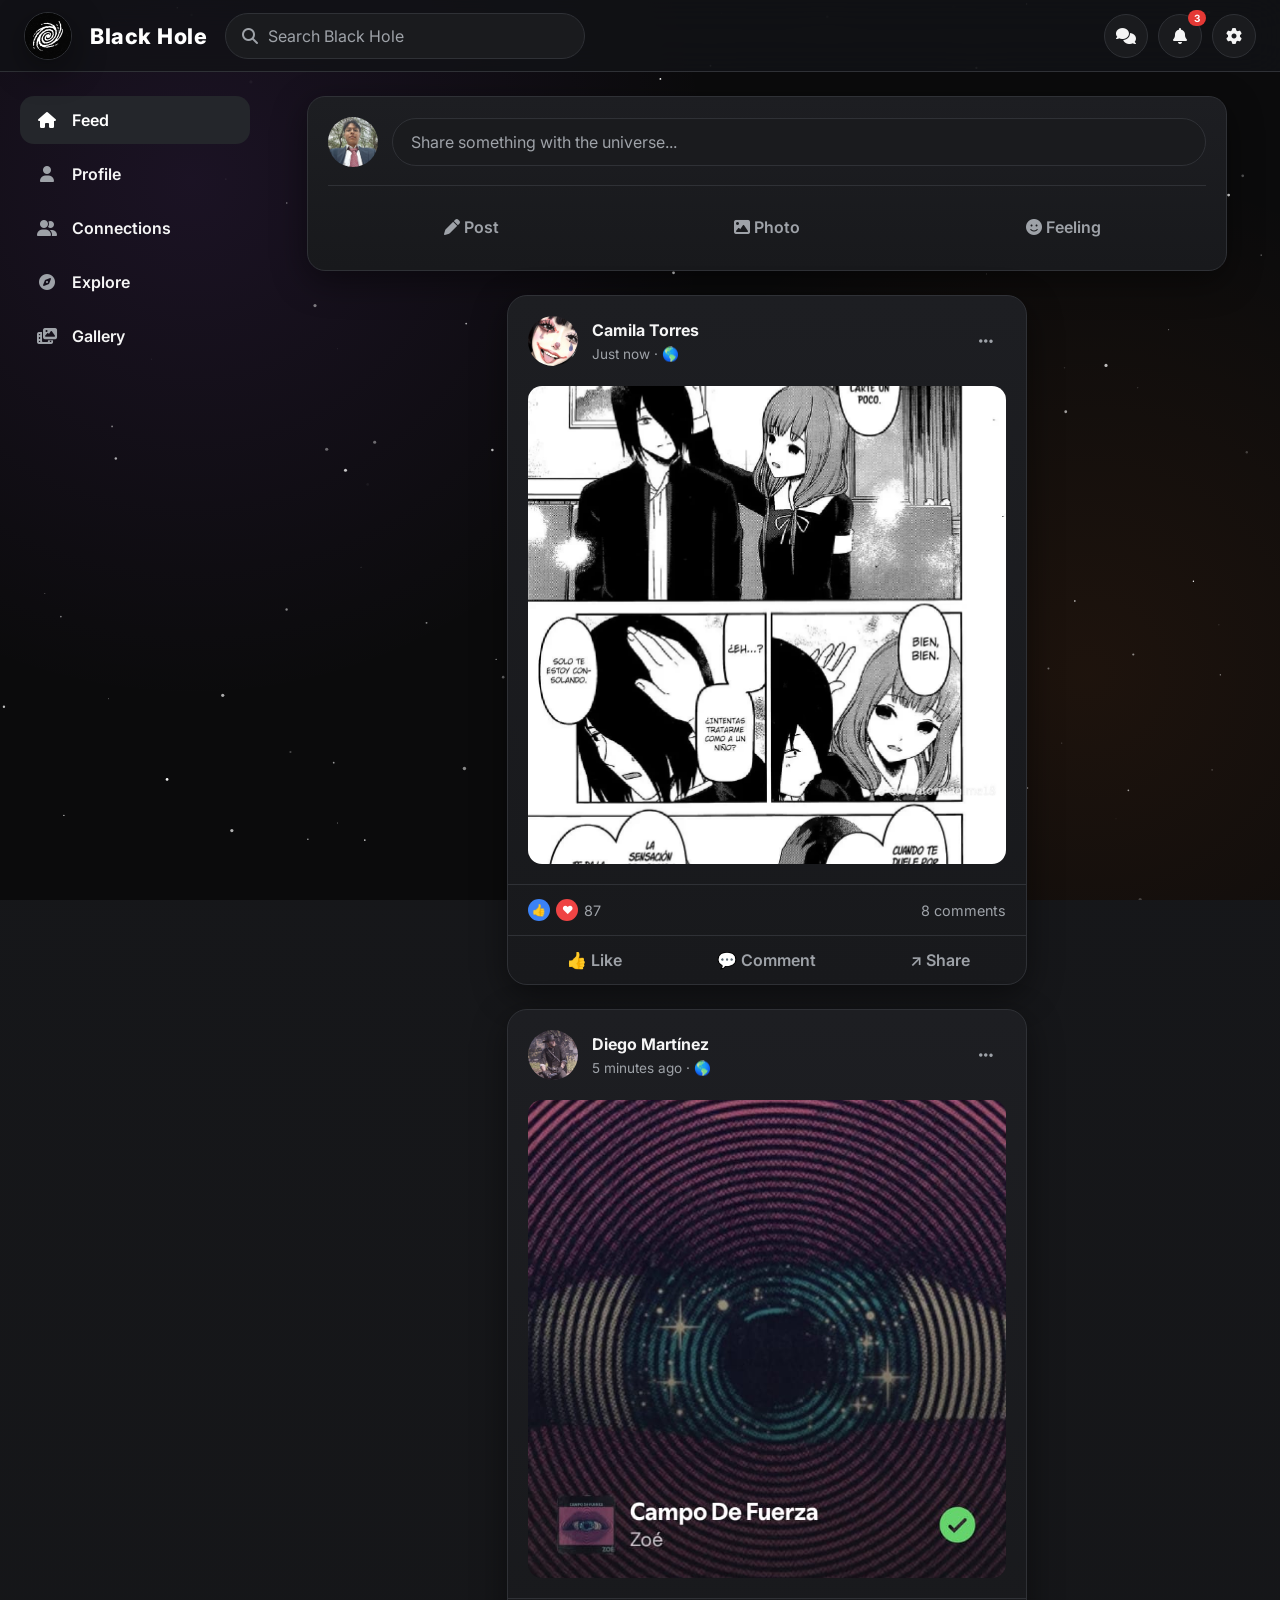
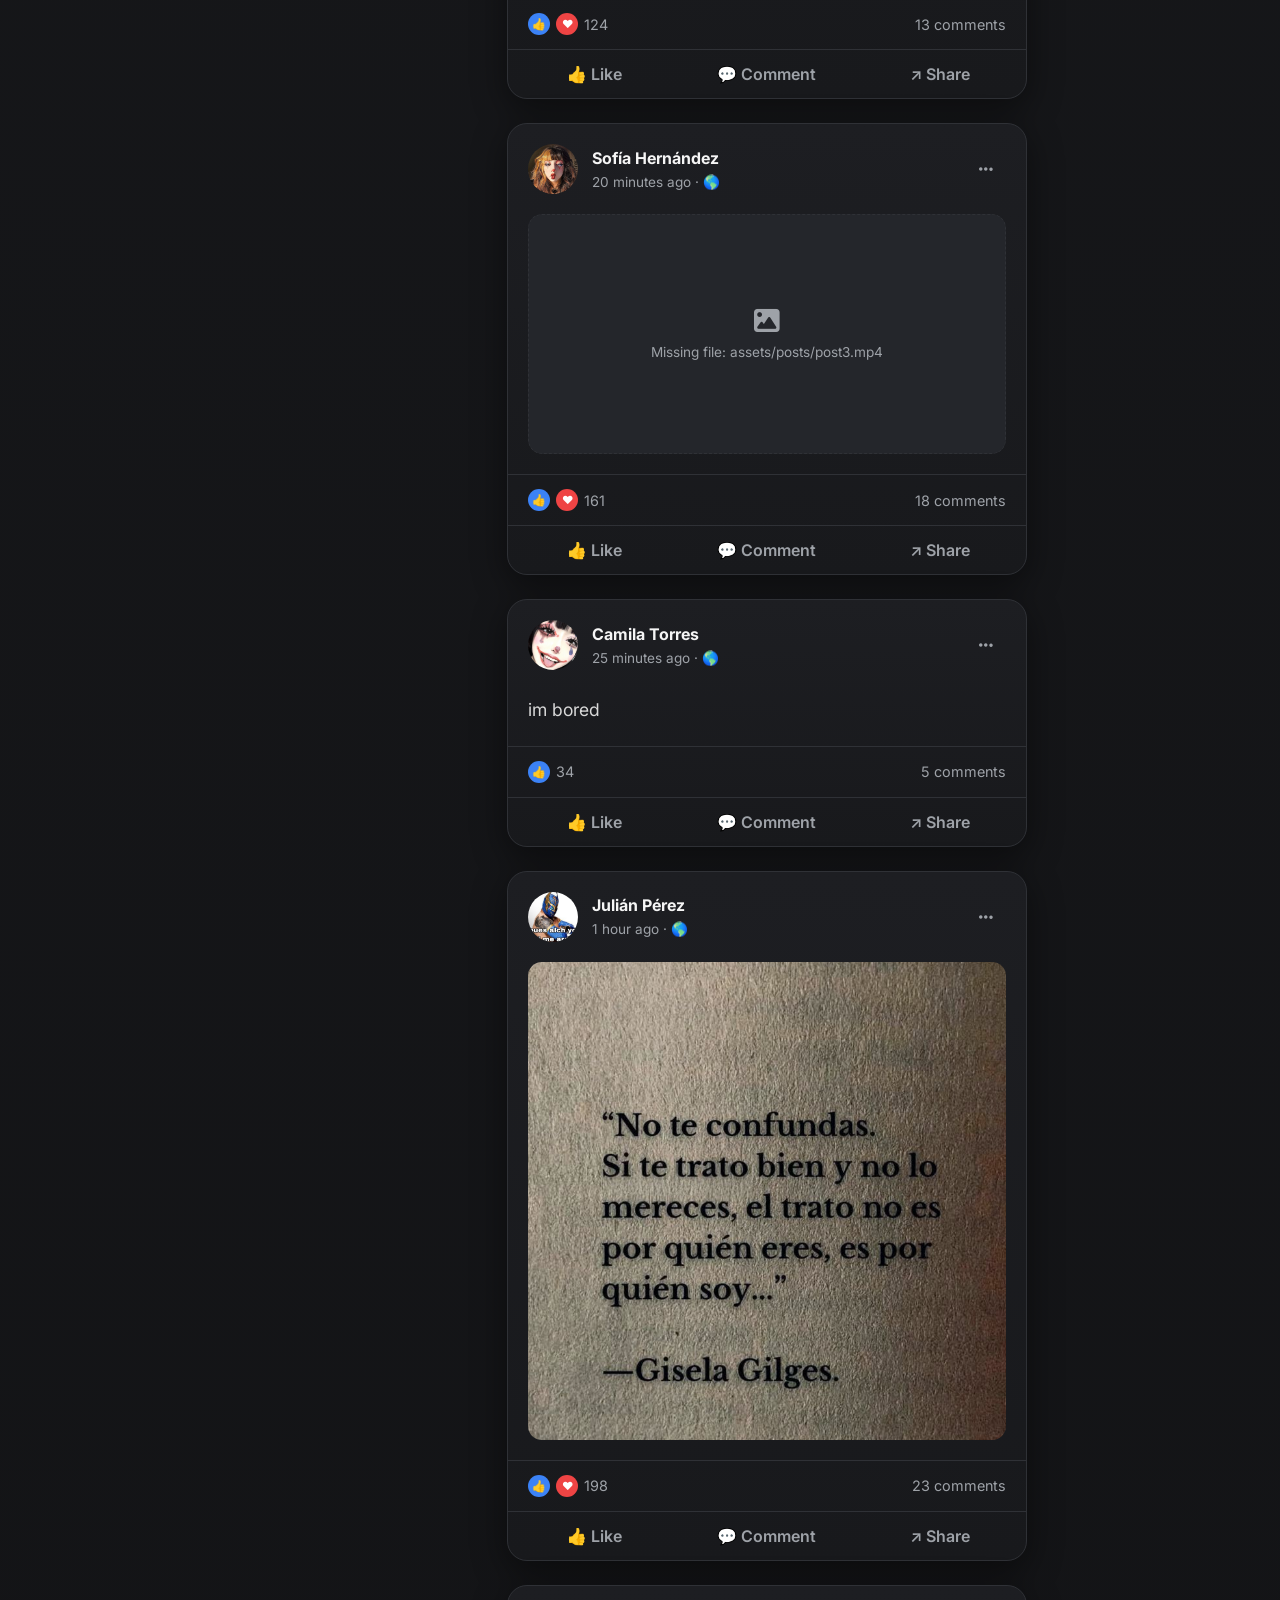
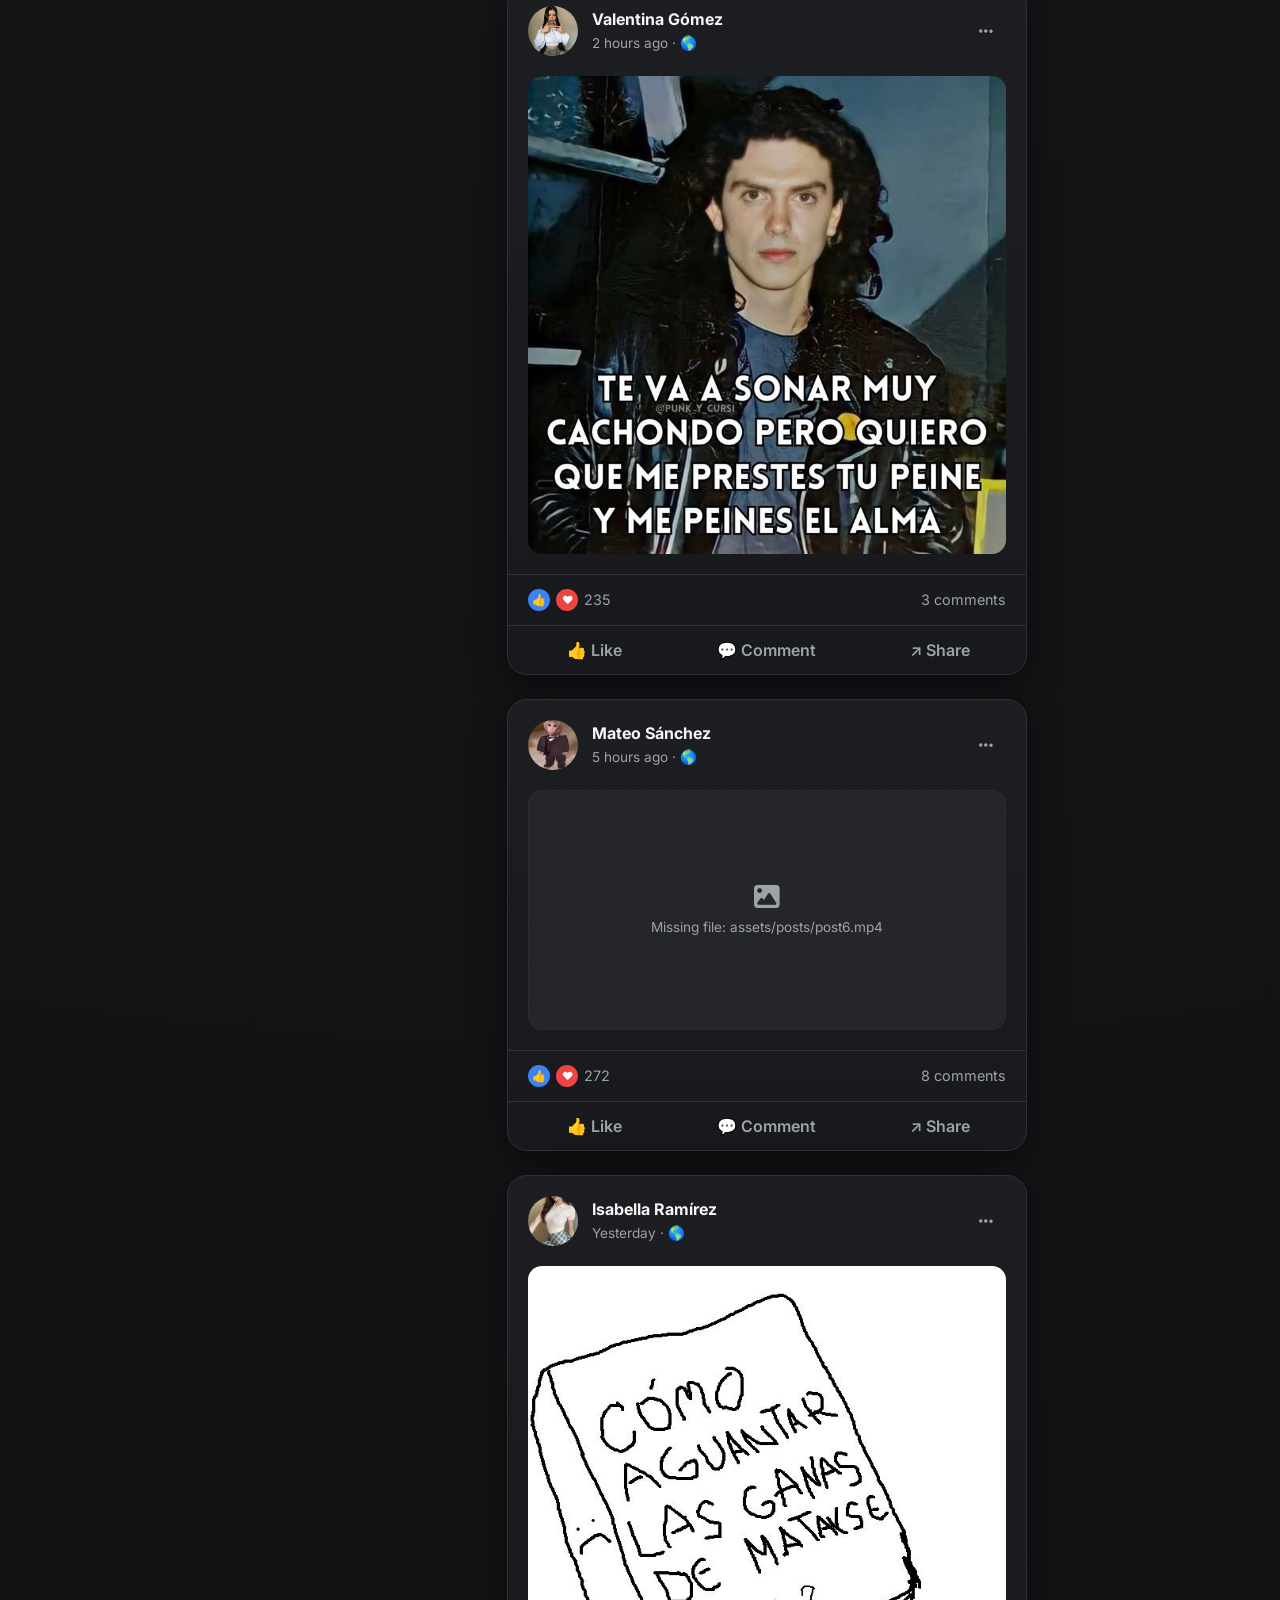
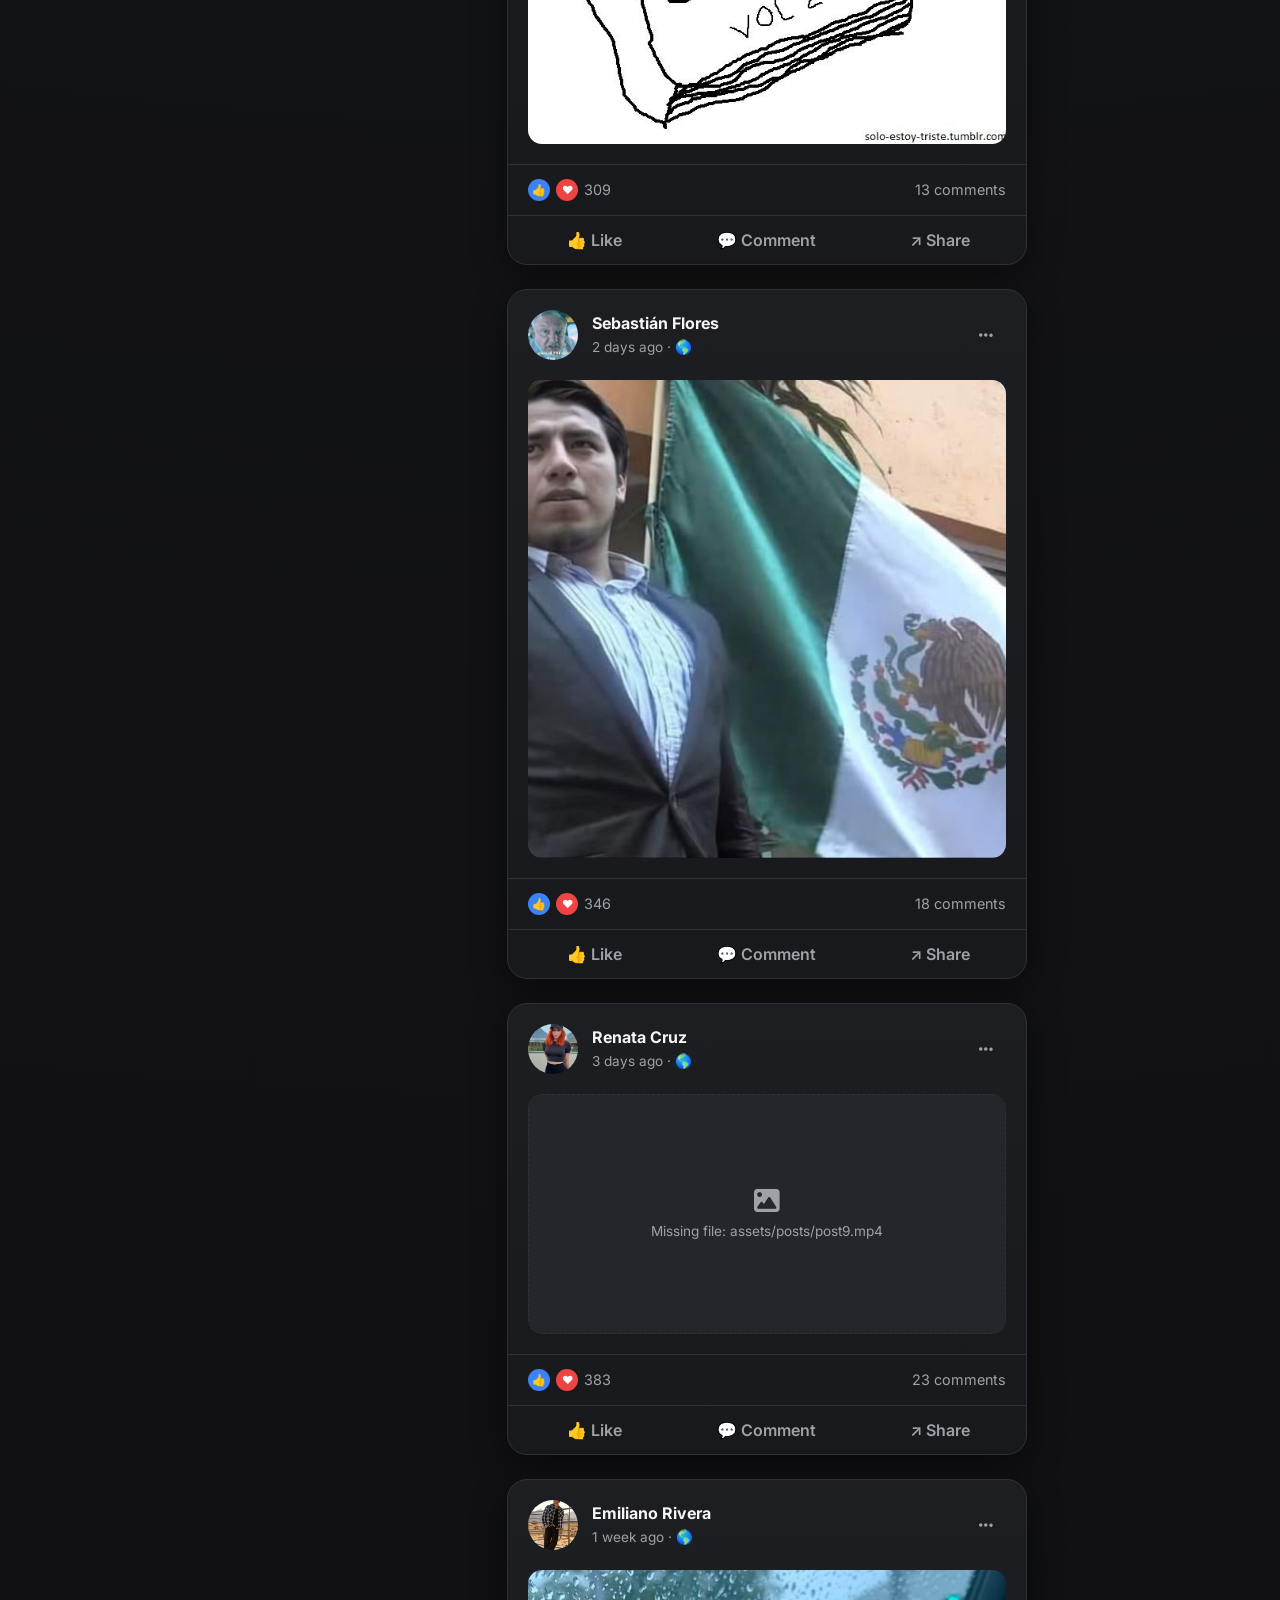
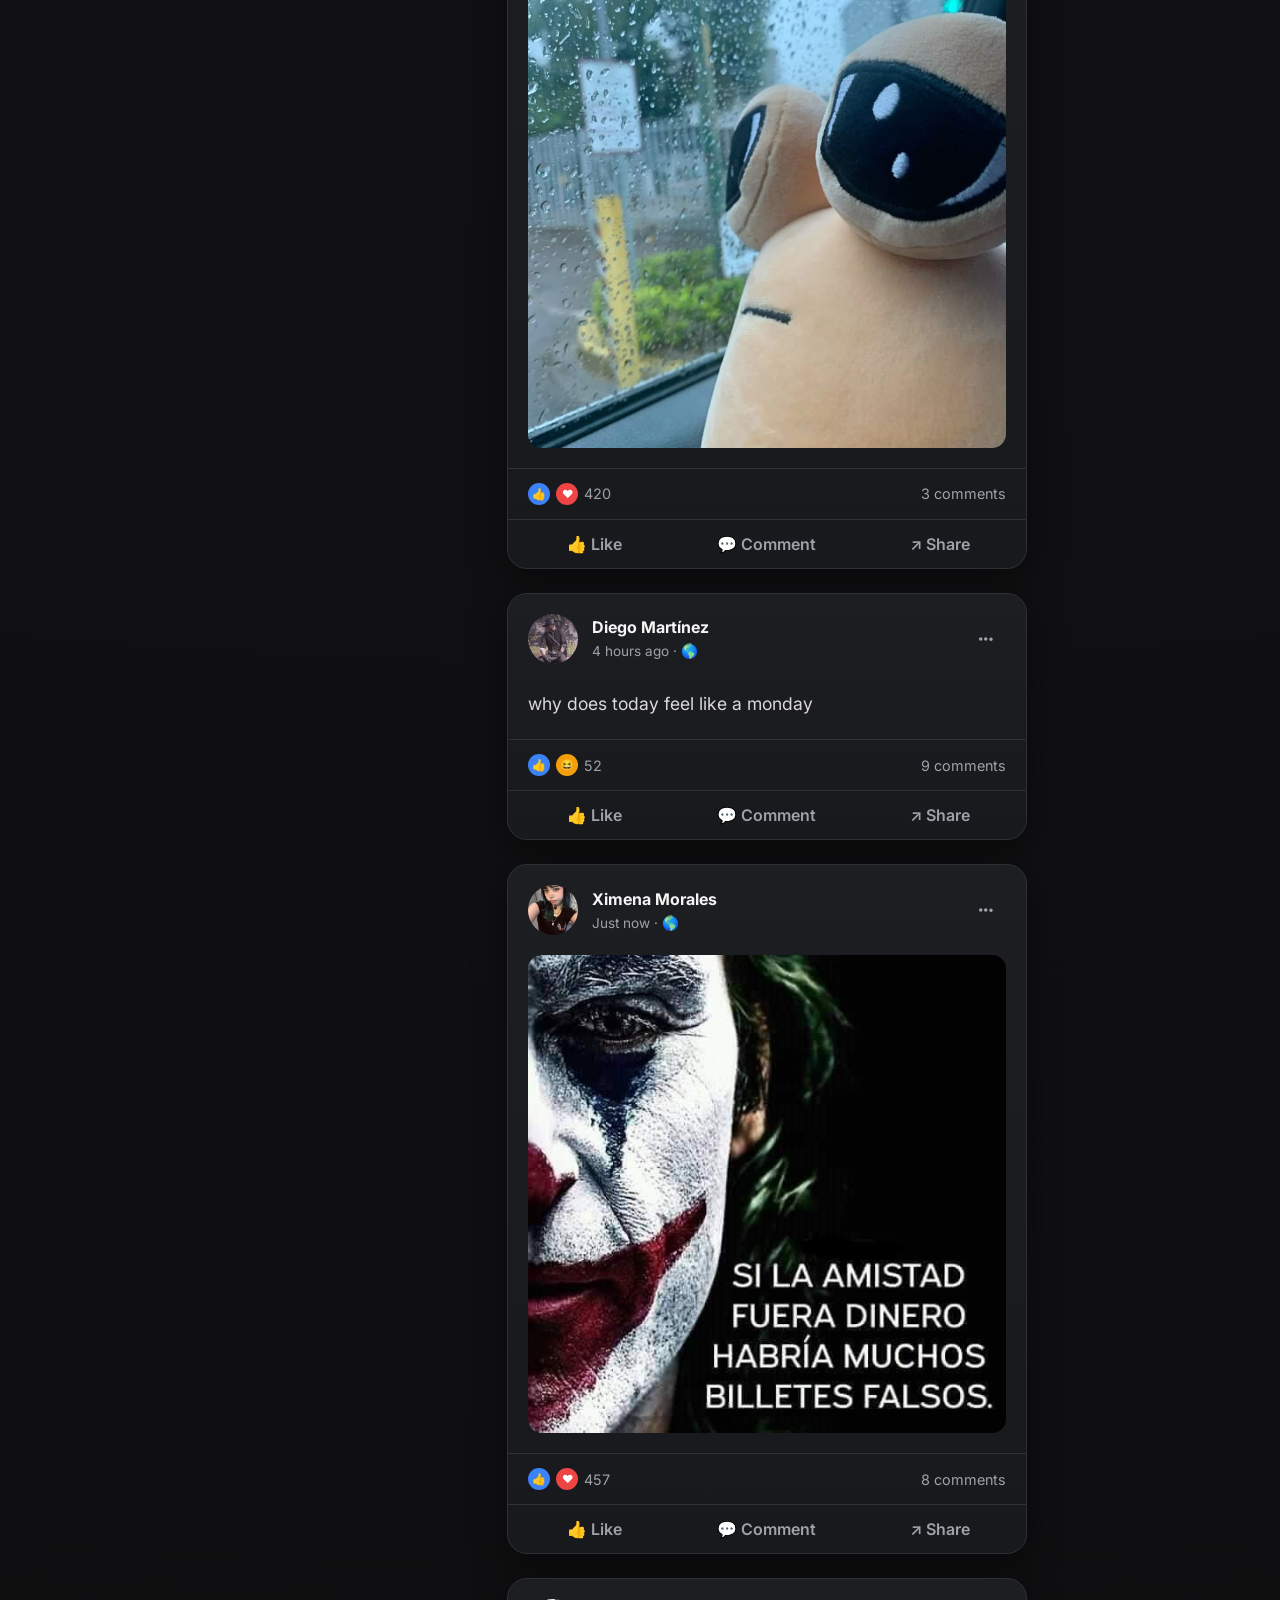
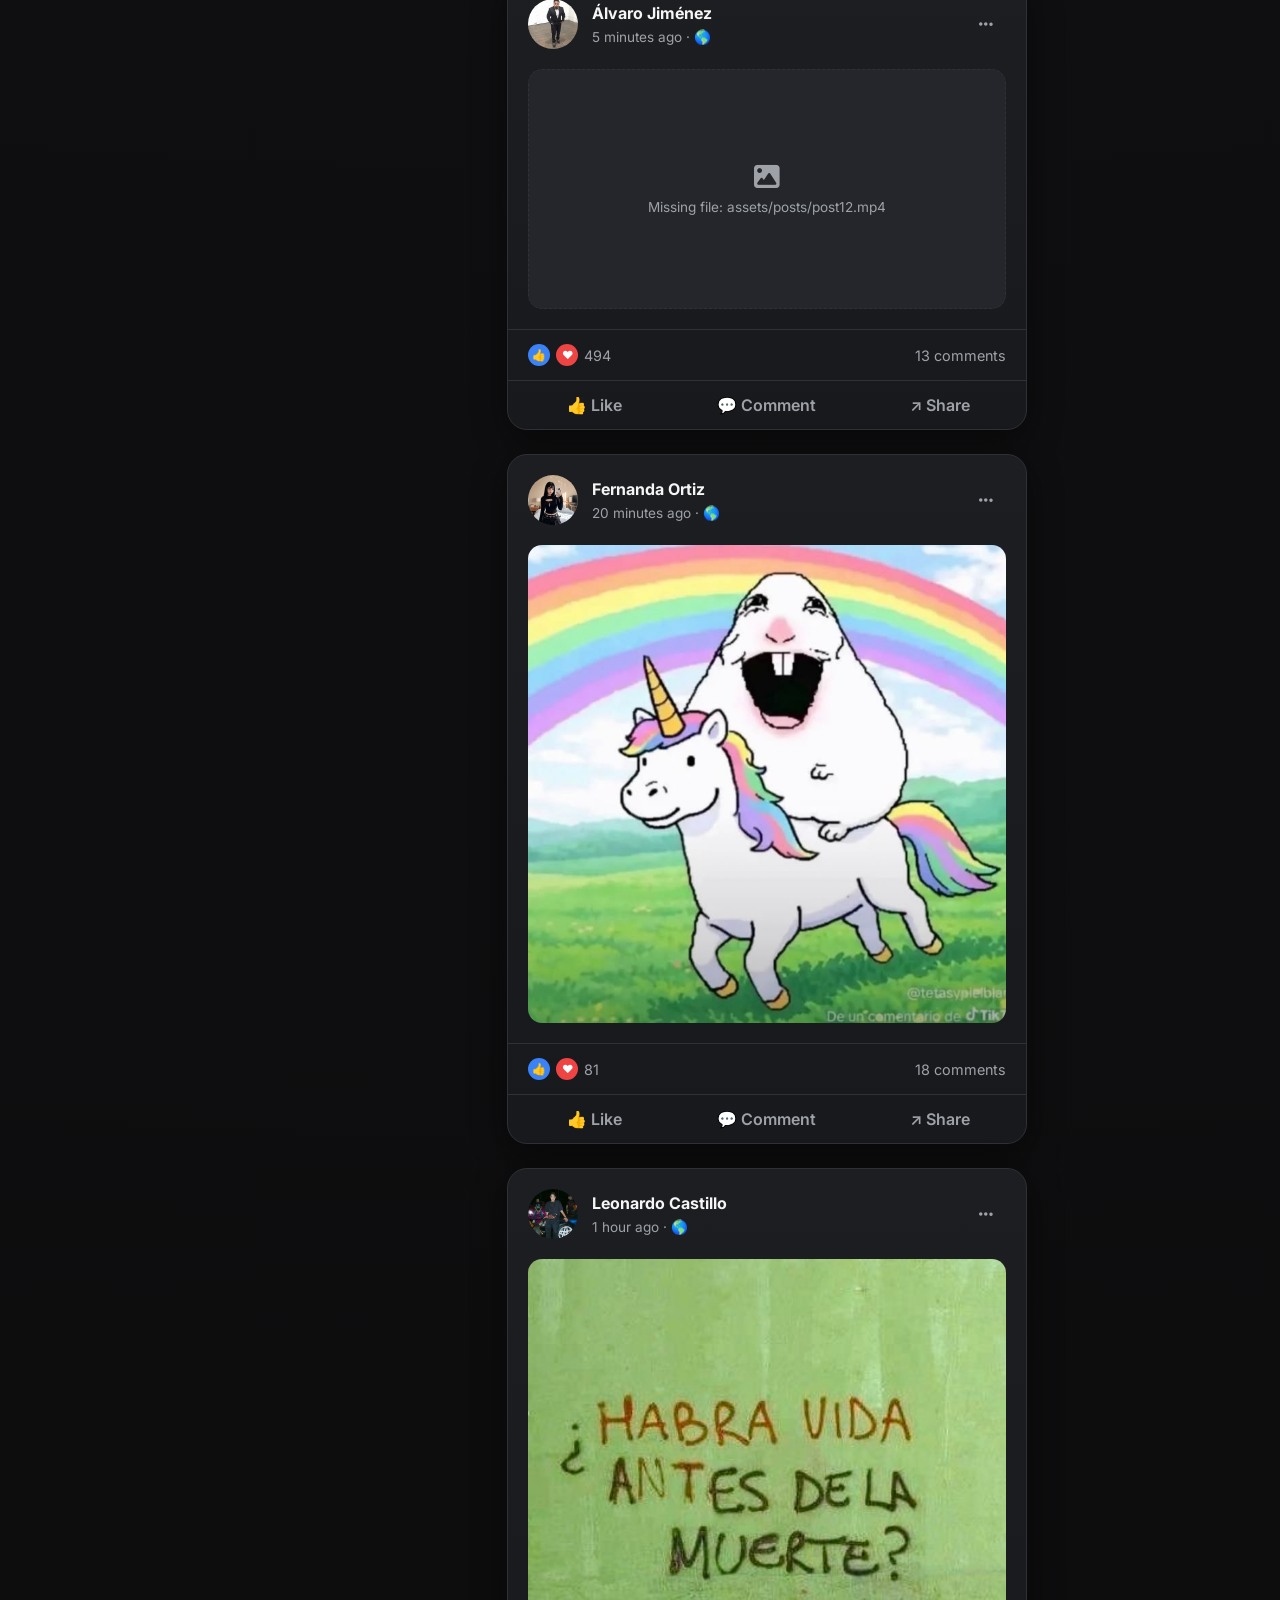
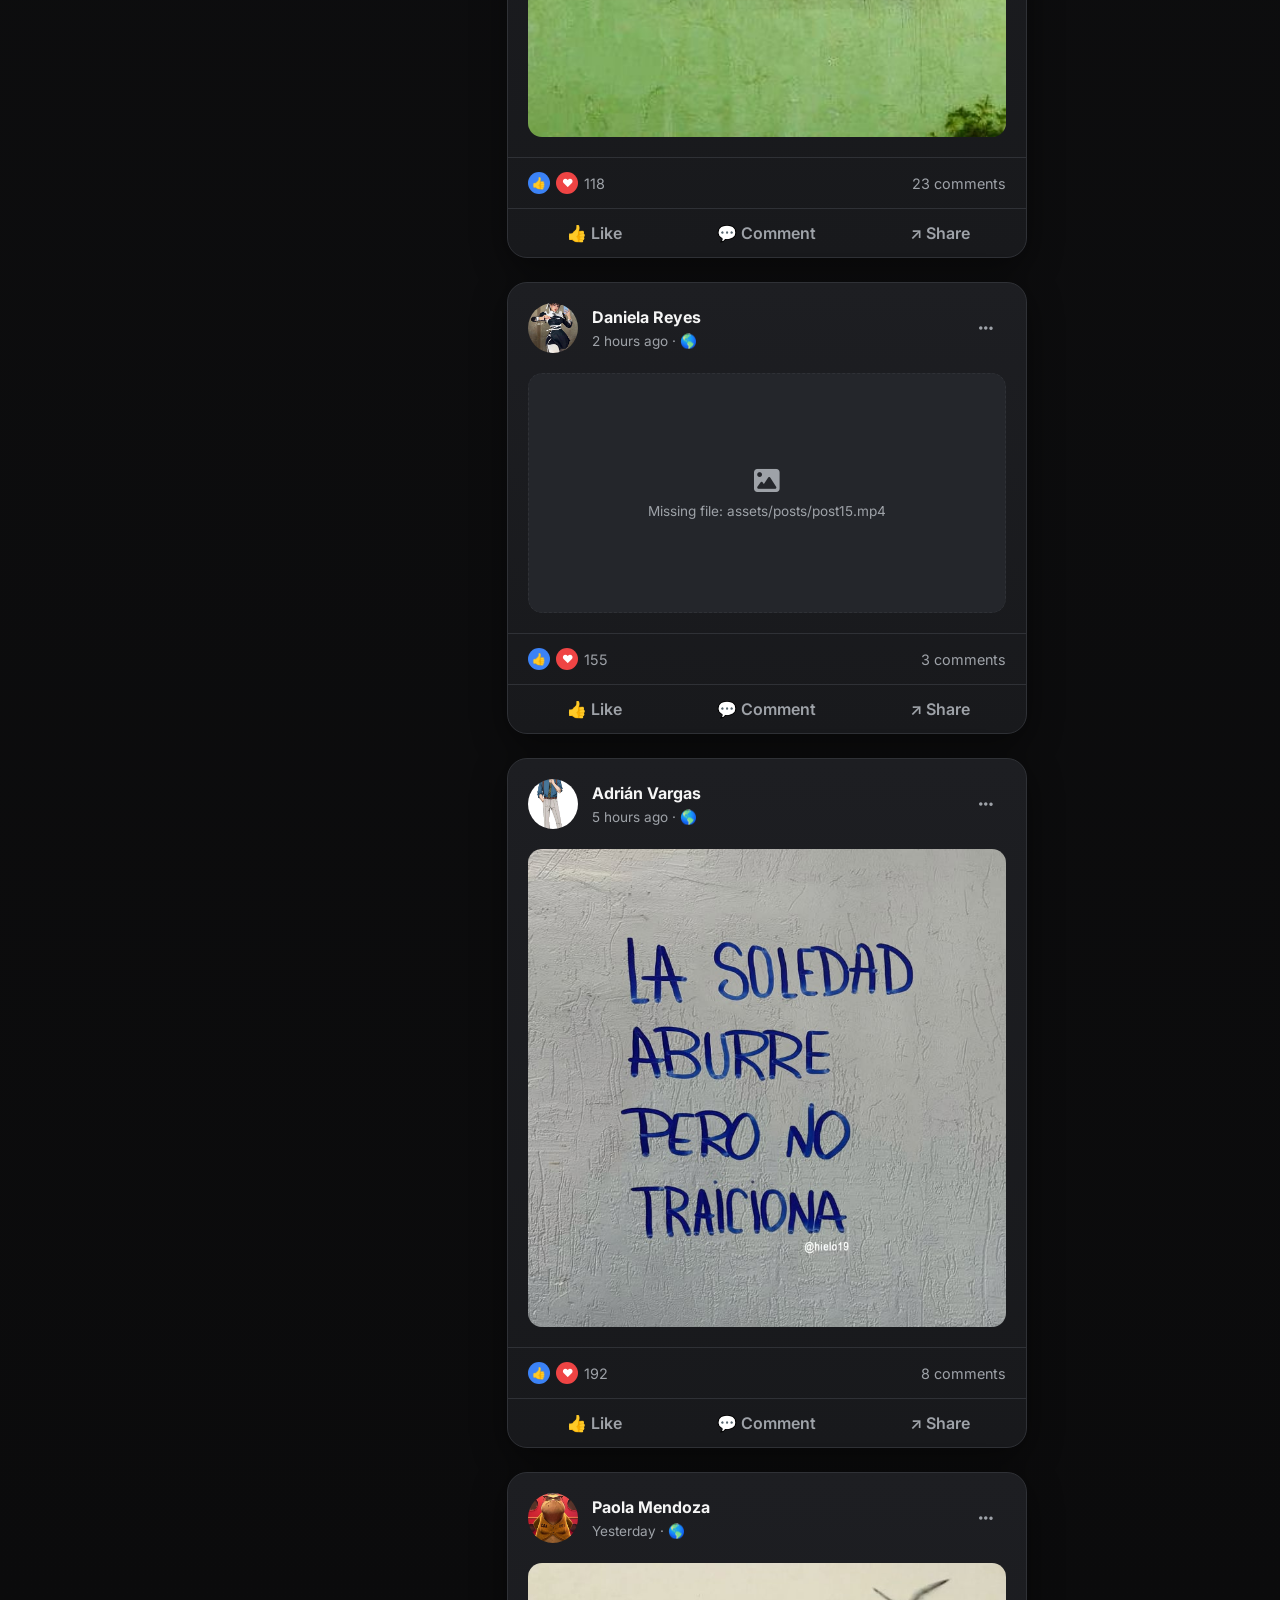
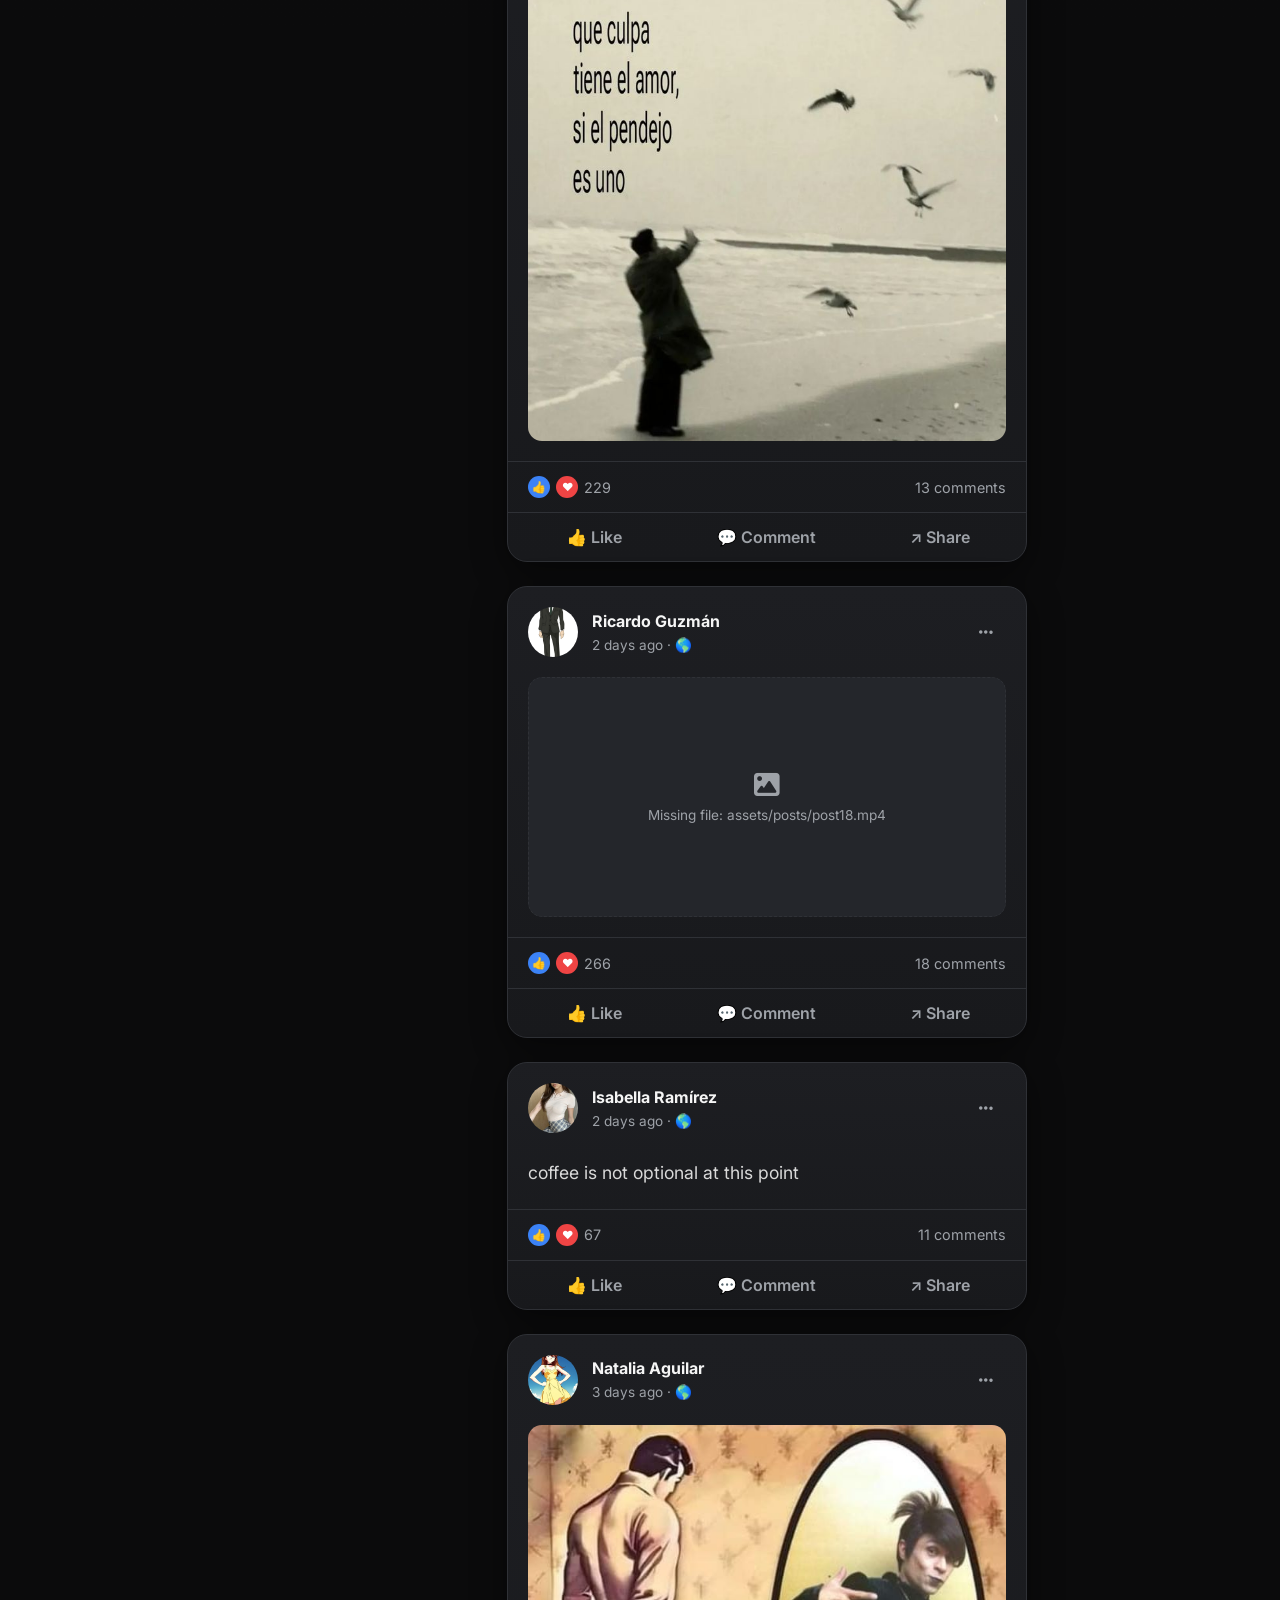
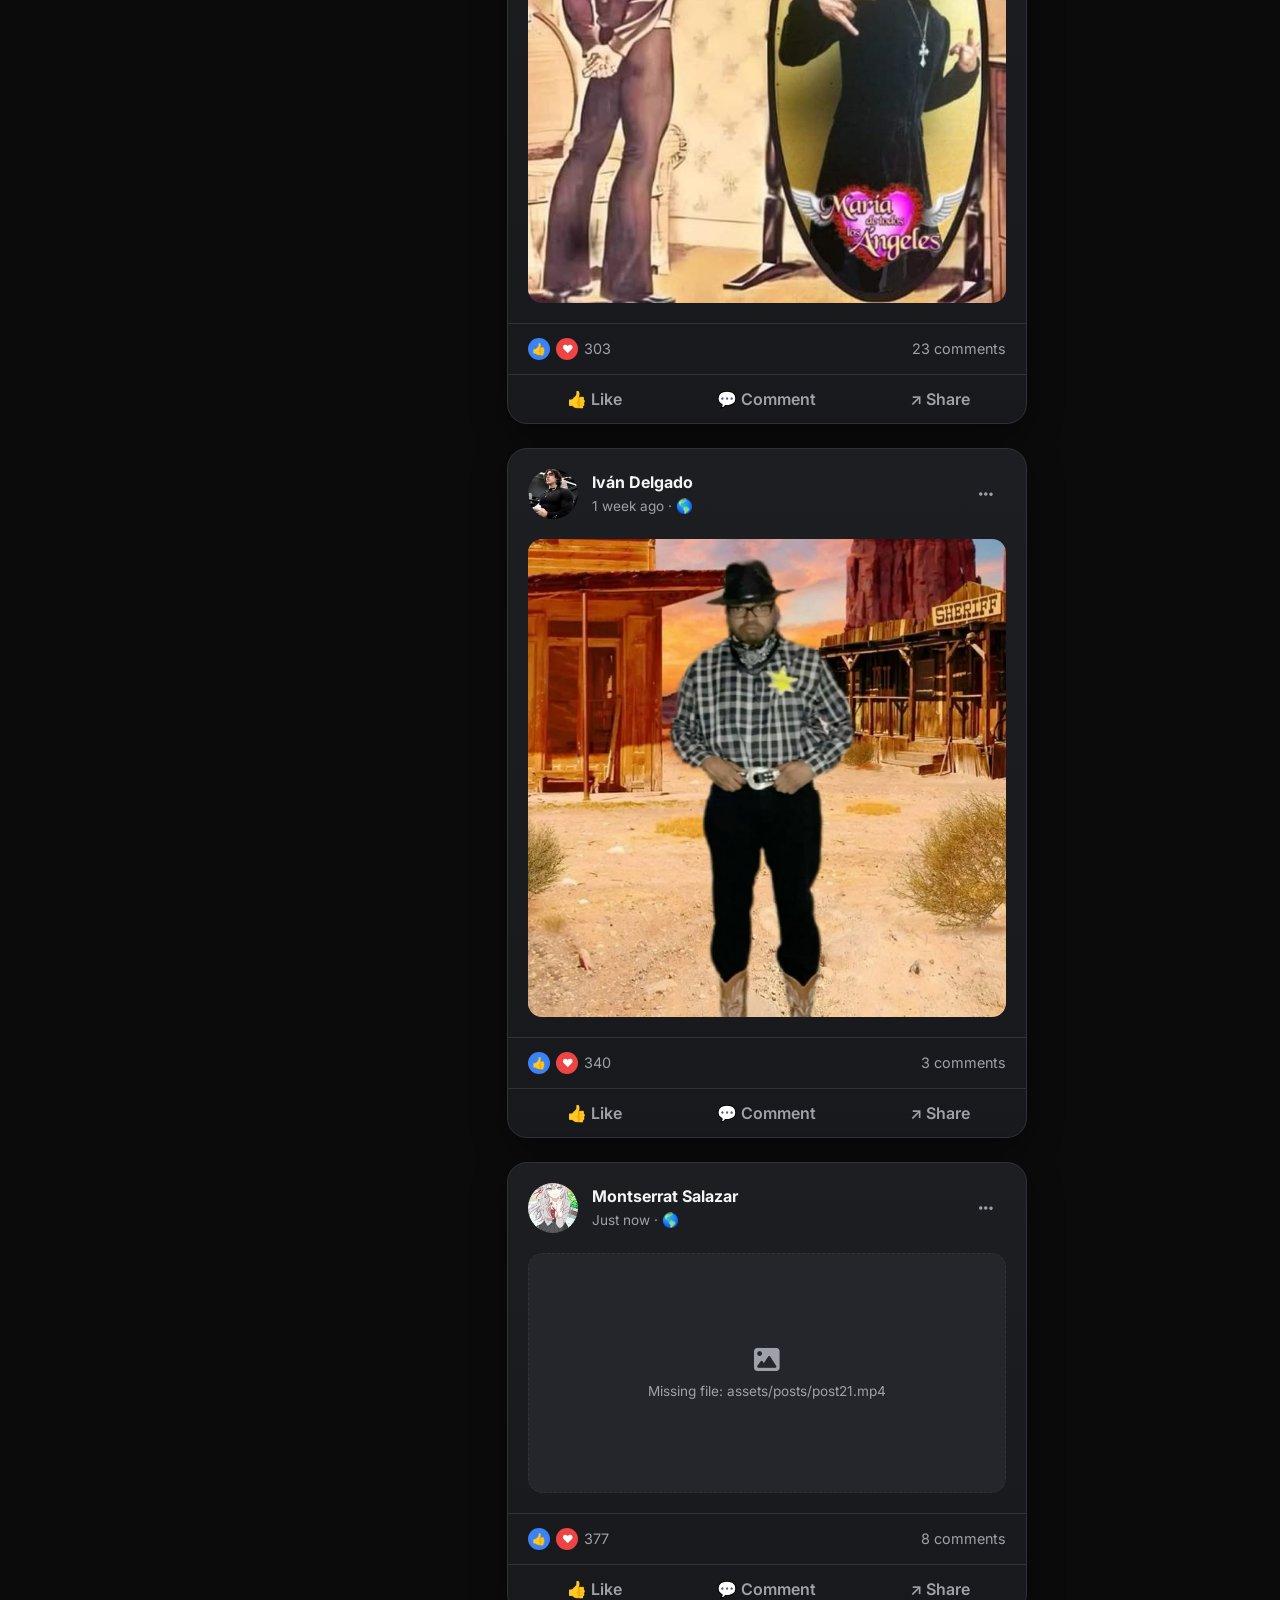
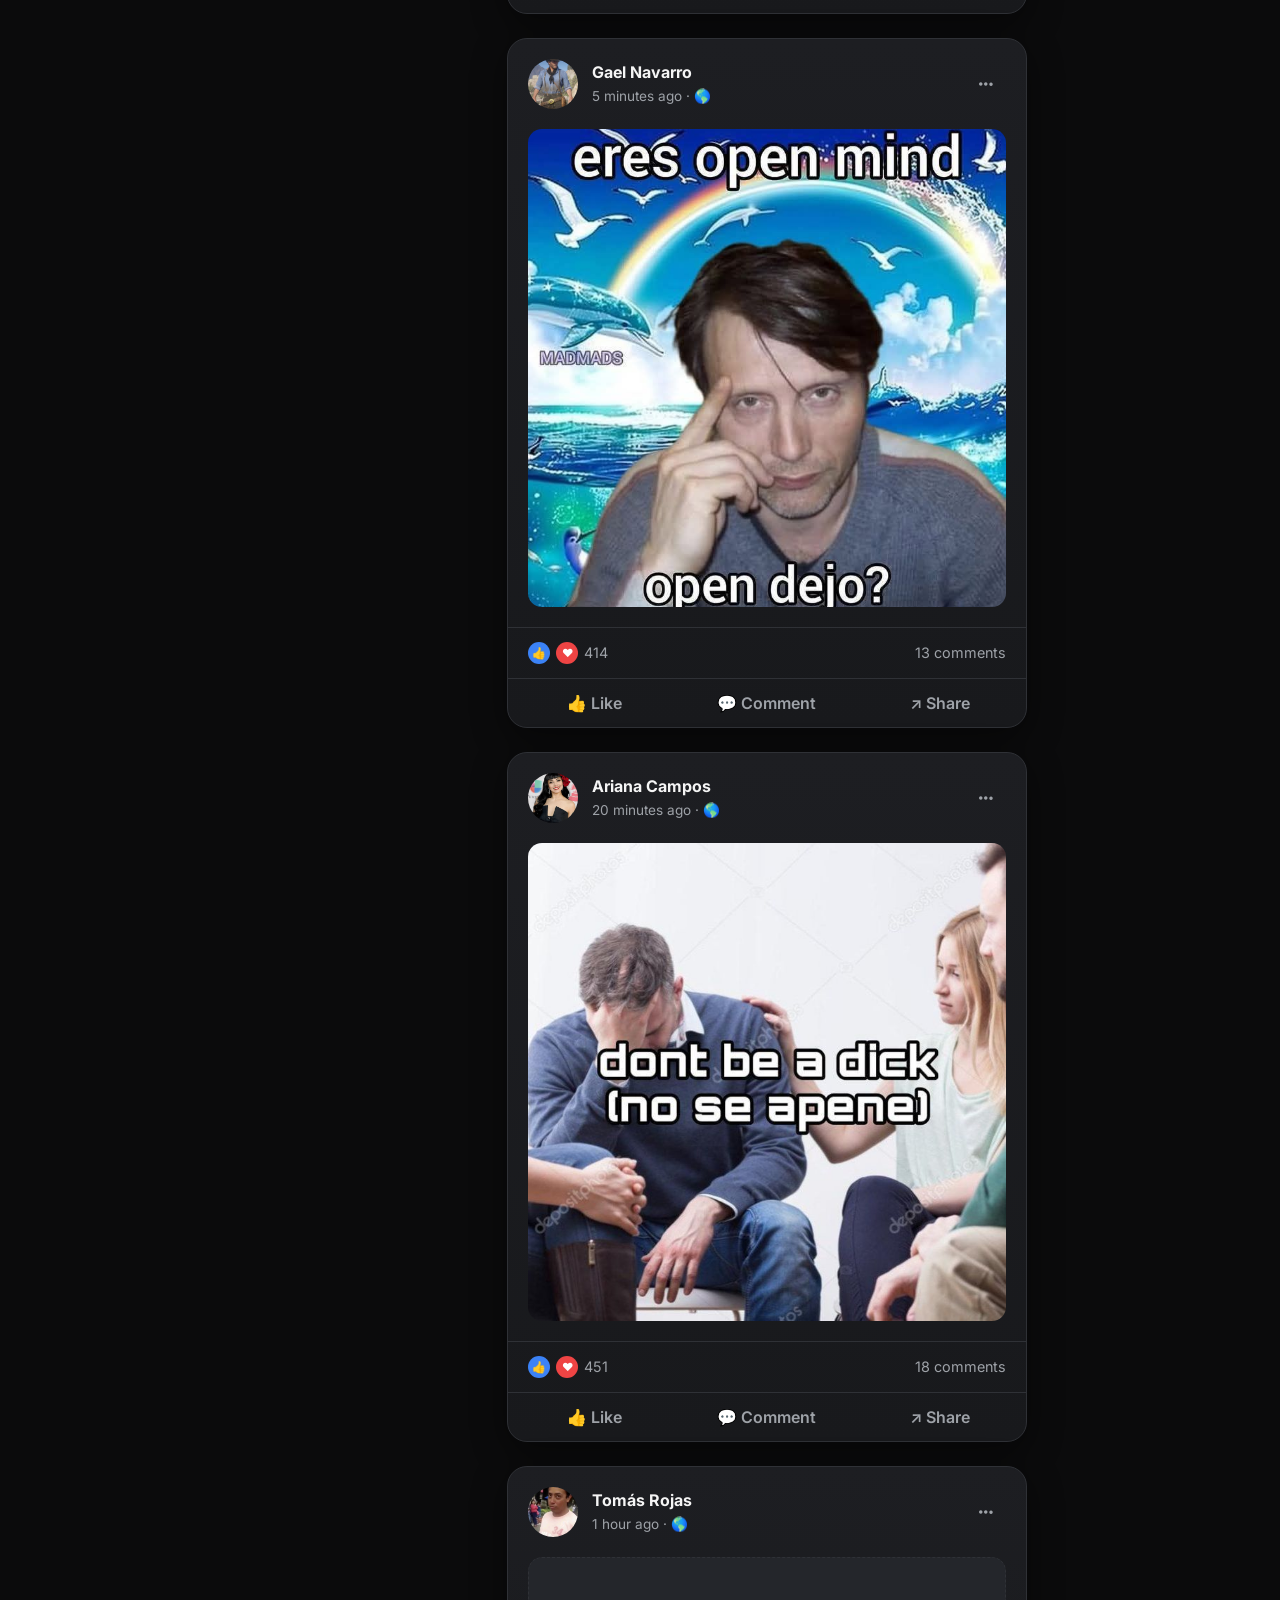
<file: posts.html>
<!DOCTYPE html>
<html lang="en">
<head>
<meta charset="UTF-8">
<meta name="viewport" content="width=device-width, initial-scale=1.0">
<title>Black Hole - Feed</title>

<link rel="preconnect" href="https://fonts.googleapis.com">
<link rel="preconnect" href="https://fonts.gstatic.com" crossorigin>
<link href="https://fonts.googleapis.com/css2?family=Inter:wght@300;400;500;600;700;800&display=swap" rel="stylesheet">

<link rel="stylesheet" href="style.css">
<link rel="icon" href="assets/logos/logo.webp">

<link rel="stylesheet"
href="https://cdnjs.cloudflare.com/ajax/libs/font-awesome/6.7.2/css/all.min.css">

</head>
<body>

<canvas id="starfield"></canvas>

<!-- ===================== NAVBAR ===================== -->

<header class="navbar">

    <div class="nav-left">

        <div class="logo">
            <img src="assets/logos/logo.webp" alt="Black Hole Logo">
        </div>

        <h2 class="brand">Black Hole</h2>

        <div class="search">
            <i class="fa-solid fa-magnifying-glass"></i>
            <input type="text" placeholder="Search Black Hole">
        </div>

    </div>

    <div class="nav-right">

        <button title="Messages">
            <i class="fa-solid fa-comments"></i>
        </button>

        <div class="notif-wrapper">

            <button title="Notifications" id="notif-toggle">
                <i class="fa-solid fa-bell"></i>
                <span class="badge notif-count">3</span>
            </button>

            <div class="notif-dropdown hidden" id="notif-dropdown">

                <div class="notif-header">Notifications</div>

                <div class="notif-item">
                    <div class="notif-avatar"></div>
                    <div class="notif-text">
                        <strong>María</strong> liked your post "Future Goals"
                        <span>2 min ago</span>
                    </div>
                </div>

                <div class="notif-item">
                    <div class="notif-avatar"></div>
                    <div class="notif-text">
                        <strong>Carlos</strong> commented on your photo
                        <span>1 hour ago</span>
                    </div>
                </div>

                <div class="notif-item">
                    <div class="notif-avatar"></div>
                    <div class="notif-text">
                        <strong>Ana</strong> sent you a connection request
                        <span>Yesterday</span>
                    </div>
                </div>

            </div>

        </div>

        <button title="Settings">
            <i class="fa-solid fa-gear"></i>
        </button>

    </div>

</header>

<!-- ===================== MAIN ===================== -->

<main>

<aside class="left-sidebar">

<ul>

<li><a href="posts.html" class="active"><i class="fa-solid fa-house"></i> Feed</a></li>
<li><a href="index.html"><i class="fa-solid fa-user"></i> Profile</a></li>
<li><a href="connections.html"><i class="fa-solid fa-user-group"></i> Connections</a></li>
<li><a href="explore.html"><i class="fa-solid fa-compass"></i> Explore</a></li>
<li><a href="gallery.html"><i class="fa-solid fa-photo-film"></i> Gallery</a></li>

</ul>

</aside>

<section class="content">

<div class="posts">

<article class="create-post card">
    <div class="create-post-top">
        <div class="post-avatar">
            <img src="assets/profile/foto_perfil.jpeg" alt="Profile">
        </div>
        <input type="text" placeholder="Share something with the universe...">
    </div>
    <hr>
    <div class="create-actions">
        <button><i class="fa-solid fa-pen"></i> Post</button>
        <button><i class="fa-solid fa-image"></i> Photo</button>
        <button><i class="fa-solid fa-face-smile"></i> Feeling</button>
    </div>
</article>

<article class="post reveal feed-post">
    <div class="post-header">
        <div class="post-avatar"><img src="assets/profile/profile1.jpeg" alt="Camila Torres" onerror="this.remove()"></div>
        <div class="post-user">
            <h3>Camila Torres</h3>
            <span>Just now · 🌎</span>
        </div>
        <button class="post-menu"><i class="fa-solid fa-ellipsis"></i></button>
    </div>

    <div class="post-content">
        <div class="post-image"><img src="assets/posts/post1.jpeg" alt="Post by Camila Torres" onerror="mediaFallback(this,'post1.jpeg')"></div>
    </div>

    <div class="post-stats">
        <div class="reactions">
            <span class="reaction like">👍</span>
            <span class="reaction love">❤</span>
            <span>87</span>
        </div>
        <span>8 comments</span>
    </div>

    <div class="post-actions">
        <button>👍 Like</button>
        <button>💬 Comment</button>
        <button>↗ Share</button>
    </div>

    <div class="comments hidden">
        <div class="comment-list"></div>
        <div class="comment-form">
            <div class="comment-avatar"></div>
            <input type="text" class="comment-input" placeholder="Write a comment...">
        </div>
    </div>
</article>

<article class="post reveal feed-post">
    <div class="post-header">
        <div class="post-avatar"><img src="assets/profile/profile2.jpeg" alt="Diego Martínez" onerror="this.remove()"></div>
        <div class="post-user">
            <h3>Diego Martínez</h3>
            <span>5 minutes ago · 🌎</span>
        </div>
        <button class="post-menu"><i class="fa-solid fa-ellipsis"></i></button>
    </div>

    <div class="post-content">
        <div class="post-image"><img src="assets/posts/post2.jpeg" alt="Post by Diego Martínez" onerror="mediaFallback(this,'post2.jpeg')"></div>
    </div>

    <div class="post-stats">
        <div class="reactions">
            <span class="reaction like">👍</span>
            <span class="reaction love">❤</span>
            <span>124</span>
        </div>
        <span>13 comments</span>
    </div>

    <div class="post-actions">
        <button>👍 Like</button>
        <button>💬 Comment</button>
        <button>↗ Share</button>
    </div>

    <div class="comments hidden">
        <div class="comment-list"></div>
        <div class="comment-form">
            <div class="comment-avatar"></div>
            <input type="text" class="comment-input" placeholder="Write a comment...">
        </div>
    </div>
</article>

<article class="post reveal feed-post">
    <div class="post-header">
        <div class="post-avatar"><img src="assets/profile/profile3.jpeg" alt="Sofía Hernández" onerror="this.remove()"></div>
        <div class="post-user">
            <h3>Sofía Hernández</h3>
            <span>20 minutes ago · 🌎</span>
        </div>
        <button class="post-menu"><i class="fa-solid fa-ellipsis"></i></button>
    </div>

    <div class="post-content">
        <div class="post-image"><video autoplay muted loop playsinline preload="auto" src="assets/posts/post3.mp4" onerror="mediaFallback(this,'post3.mp4')"></video></div>
    </div>

    <div class="post-stats">
        <div class="reactions">
            <span class="reaction like">👍</span>
            <span class="reaction love">❤</span>
            <span>161</span>
        </div>
        <span>18 comments</span>
    </div>

    <div class="post-actions">
        <button>👍 Like</button>
        <button>💬 Comment</button>
        <button>↗ Share</button>
    </div>

    <div class="comments hidden">
        <div class="comment-list"></div>
        <div class="comment-form">
            <div class="comment-avatar"></div>
            <input type="text" class="comment-input" placeholder="Write a comment...">
        </div>
    </div>
</article>

<article class="post reveal feed-post text-post">
    <div class="post-header">
        <div class="post-avatar"><img src="assets/profile/profile1.jpeg" alt="Camila Torres" onerror="this.remove()"></div>
        <div class="post-user">
            <h3>Camila Torres</h3>
            <span>25 minutes ago · 🌎</span>
        </div>
        <button class="post-menu"><i class="fa-solid fa-ellipsis"></i></button>
    </div>

    <div class="post-content">
        <p>im bored</p>
    </div>

    <div class="post-stats">
        <div class="reactions">
            <span class="reaction like">👍</span>
            <span>34</span>
        </div>
        <span>5 comments</span>
    </div>

    <div class="post-actions">
        <button>👍 Like</button>
        <button>💬 Comment</button>
        <button>↗ Share</button>
    </div>

    <div class="comments hidden">
        <div class="comment-list"></div>
        <div class="comment-form">
            <div class="comment-avatar"></div>
            <input type="text" class="comment-input" placeholder="Write a comment...">
        </div>
    </div>
</article>

<article class="post reveal feed-post">
    <div class="post-header">
        <div class="post-avatar"><img src="assets/profile/profile4.jpeg" alt="Julián Pérez" onerror="this.remove()"></div>
        <div class="post-user">
            <h3>Julián Pérez</h3>
            <span>1 hour ago · 🌎</span>
        </div>
        <button class="post-menu"><i class="fa-solid fa-ellipsis"></i></button>
    </div>

    <div class="post-content">
        <div class="post-image"><img src="assets/posts/post4.jpeg" alt="Post by Julián Pérez" onerror="mediaFallback(this,'post4.jpeg')"></div>
    </div>

    <div class="post-stats">
        <div class="reactions">
            <span class="reaction like">👍</span>
            <span class="reaction love">❤</span>
            <span>198</span>
        </div>
        <span>23 comments</span>
    </div>

    <div class="post-actions">
        <button>👍 Like</button>
        <button>💬 Comment</button>
        <button>↗ Share</button>
    </div>

    <div class="comments hidden">
        <div class="comment-list"></div>
        <div class="comment-form">
            <div class="comment-avatar"></div>
            <input type="text" class="comment-input" placeholder="Write a comment...">
        </div>
    </div>
</article>

<article class="post reveal feed-post">
    <div class="post-header">
        <div class="post-avatar"><img src="assets/profile/profile5.jpeg" alt="Valentina Gómez" onerror="this.remove()"></div>
        <div class="post-user">
            <h3>Valentina Gómez</h3>
            <span>2 hours ago · 🌎</span>
        </div>
        <button class="post-menu"><i class="fa-solid fa-ellipsis"></i></button>
    </div>

    <div class="post-content">
        <div class="post-image"><img src="assets/posts/post5.jpeg" alt="Post by Valentina Gómez" onerror="mediaFallback(this,'post5.jpeg')"></div>
    </div>

    <div class="post-stats">
        <div class="reactions">
            <span class="reaction like">👍</span>
            <span class="reaction love">❤</span>
            <span>235</span>
        </div>
        <span>3 comments</span>
    </div>

    <div class="post-actions">
        <button>👍 Like</button>
        <button>💬 Comment</button>
        <button>↗ Share</button>
    </div>

    <div class="comments hidden">
        <div class="comment-list"></div>
        <div class="comment-form">
            <div class="comment-avatar"></div>
            <input type="text" class="comment-input" placeholder="Write a comment...">
        </div>
    </div>
</article>

<article class="post reveal feed-post">
    <div class="post-header">
        <div class="post-avatar"><img src="assets/profile/profile6.jpeg" alt="Mateo Sánchez" onerror="this.remove()"></div>
        <div class="post-user">
            <h3>Mateo Sánchez</h3>
            <span>5 hours ago · 🌎</span>
        </div>
        <button class="post-menu"><i class="fa-solid fa-ellipsis"></i></button>
    </div>

    <div class="post-content">
        <div class="post-image"><video autoplay muted loop playsinline preload="auto" src="assets/posts/post6.mp4" onerror="mediaFallback(this,'post6.mp4')"></video></div>
    </div>

    <div class="post-stats">
        <div class="reactions">
            <span class="reaction like">👍</span>
            <span class="reaction love">❤</span>
            <span>272</span>
        </div>
        <span>8 comments</span>
    </div>

    <div class="post-actions">
        <button>👍 Like</button>
        <button>💬 Comment</button>
        <button>↗ Share</button>
    </div>

    <div class="comments hidden">
        <div class="comment-list"></div>
        <div class="comment-form">
            <div class="comment-avatar"></div>
            <input type="text" class="comment-input" placeholder="Write a comment...">
        </div>
    </div>
</article>

<article class="post reveal feed-post">
    <div class="post-header">
        <div class="post-avatar"><img src="assets/profile/profile7.jpeg" alt="Isabella Ramírez" onerror="this.remove()"></div>
        <div class="post-user">
            <h3>Isabella Ramírez</h3>
            <span>Yesterday · 🌎</span>
        </div>
        <button class="post-menu"><i class="fa-solid fa-ellipsis"></i></button>
    </div>

    <div class="post-content">
        <div class="post-image"><img src="assets/posts/post7.jpeg" alt="Post by Isabella Ramírez" onerror="mediaFallback(this,'post7.jpeg')"></div>
    </div>

    <div class="post-stats">
        <div class="reactions">
            <span class="reaction like">👍</span>
            <span class="reaction love">❤</span>
            <span>309</span>
        </div>
        <span>13 comments</span>
    </div>

    <div class="post-actions">
        <button>👍 Like</button>
        <button>💬 Comment</button>
        <button>↗ Share</button>
    </div>

    <div class="comments hidden">
        <div class="comment-list"></div>
        <div class="comment-form">
            <div class="comment-avatar"></div>
            <input type="text" class="comment-input" placeholder="Write a comment...">
        </div>
    </div>
</article>

<article class="post reveal feed-post">
    <div class="post-header">
        <div class="post-avatar"><img src="assets/profile/profile8.jpeg" alt="Sebastián Flores" onerror="this.remove()"></div>
        <div class="post-user">
            <h3>Sebastián Flores</h3>
            <span>2 days ago · 🌎</span>
        </div>
        <button class="post-menu"><i class="fa-solid fa-ellipsis"></i></button>
    </div>

    <div class="post-content">
        <div class="post-image"><img src="assets/posts/post8.jpeg" alt="Post by Sebastián Flores" onerror="mediaFallback(this,'post8.jpeg')"></div>
    </div>

    <div class="post-stats">
        <div class="reactions">
            <span class="reaction like">👍</span>
            <span class="reaction love">❤</span>
            <span>346</span>
        </div>
        <span>18 comments</span>
    </div>

    <div class="post-actions">
        <button>👍 Like</button>
        <button>💬 Comment</button>
        <button>↗ Share</button>
    </div>

    <div class="comments hidden">
        <div class="comment-list"></div>
        <div class="comment-form">
            <div class="comment-avatar"></div>
            <input type="text" class="comment-input" placeholder="Write a comment...">
        </div>
    </div>
</article>

<article class="post reveal feed-post">
    <div class="post-header">
        <div class="post-avatar"><img src="assets/profile/profile9.jpeg" alt="Renata Cruz" onerror="this.remove()"></div>
        <div class="post-user">
            <h3>Renata Cruz</h3>
            <span>3 days ago · 🌎</span>
        </div>
        <button class="post-menu"><i class="fa-solid fa-ellipsis"></i></button>
    </div>

    <div class="post-content">
        <div class="post-image"><video autoplay muted loop playsinline preload="auto" src="assets/posts/post9.mp4" onerror="mediaFallback(this,'post9.mp4')"></video></div>
    </div>

    <div class="post-stats">
        <div class="reactions">
            <span class="reaction like">👍</span>
            <span class="reaction love">❤</span>
            <span>383</span>
        </div>
        <span>23 comments</span>
    </div>

    <div class="post-actions">
        <button>👍 Like</button>
        <button>💬 Comment</button>
        <button>↗ Share</button>
    </div>

    <div class="comments hidden">
        <div class="comment-list"></div>
        <div class="comment-form">
            <div class="comment-avatar"></div>
            <input type="text" class="comment-input" placeholder="Write a comment...">
        </div>
    </div>
</article>

<article class="post reveal feed-post">
    <div class="post-header">
        <div class="post-avatar"><img src="assets/profile/profile10.jpeg" alt="Emiliano Rivera" onerror="this.remove()"></div>
        <div class="post-user">
            <h3>Emiliano Rivera</h3>
            <span>1 week ago · 🌎</span>
        </div>
        <button class="post-menu"><i class="fa-solid fa-ellipsis"></i></button>
    </div>

    <div class="post-content">
        <div class="post-image"><img src="assets/posts/post10.jpeg" alt="Post by Emiliano Rivera" onerror="mediaFallback(this,'post10.jpeg')"></div>
    </div>

    <div class="post-stats">
        <div class="reactions">
            <span class="reaction like">👍</span>
            <span class="reaction love">❤</span>
            <span>420</span>
        </div>
        <span>3 comments</span>
    </div>

    <div class="post-actions">
        <button>👍 Like</button>
        <button>💬 Comment</button>
        <button>↗ Share</button>
    </div>

    <div class="comments hidden">
        <div class="comment-list"></div>
        <div class="comment-form">
            <div class="comment-avatar"></div>
            <input type="text" class="comment-input" placeholder="Write a comment...">
        </div>
    </div>
</article>

<article class="post reveal feed-post text-post">
    <div class="post-header">
        <div class="post-avatar"><img src="assets/profile/profile2.jpeg" alt="Diego Martínez" onerror="this.remove()"></div>
        <div class="post-user">
            <h3>Diego Martínez</h3>
            <span>4 hours ago · 🌎</span>
        </div>
        <button class="post-menu"><i class="fa-solid fa-ellipsis"></i></button>
    </div>

    <div class="post-content">
        <p>why does today feel like a monday</p>
    </div>

    <div class="post-stats">
        <div class="reactions">
            <span class="reaction like">👍</span>
            <span class="reaction haha">😆</span>
            <span>52</span>
        </div>
        <span>9 comments</span>
    </div>

    <div class="post-actions">
        <button>👍 Like</button>
        <button>💬 Comment</button>
        <button>↗ Share</button>
    </div>

    <div class="comments hidden">
        <div class="comment-list"></div>
        <div class="comment-form">
            <div class="comment-avatar"></div>
            <input type="text" class="comment-input" placeholder="Write a comment...">
        </div>
    </div>
</article>

<article class="post reveal feed-post">
    <div class="post-header">
        <div class="post-avatar"><img src="assets/profile/profile11.jpeg" alt="Ximena Morales" onerror="this.remove()"></div>
        <div class="post-user">
            <h3>Ximena Morales</h3>
            <span>Just now · 🌎</span>
        </div>
        <button class="post-menu"><i class="fa-solid fa-ellipsis"></i></button>
    </div>

    <div class="post-content">
        <div class="post-image"><img src="assets/posts/post11.jpeg" alt="Post by Ximena Morales" onerror="mediaFallback(this,'post11.jpeg')"></div>
    </div>

    <div class="post-stats">
        <div class="reactions">
            <span class="reaction like">👍</span>
            <span class="reaction love">❤</span>
            <span>457</span>
        </div>
        <span>8 comments</span>
    </div>

    <div class="post-actions">
        <button>👍 Like</button>
        <button>💬 Comment</button>
        <button>↗ Share</button>
    </div>

    <div class="comments hidden">
        <div class="comment-list"></div>
        <div class="comment-form">
            <div class="comment-avatar"></div>
            <input type="text" class="comment-input" placeholder="Write a comment...">
        </div>
    </div>
</article>

<article class="post reveal feed-post">
    <div class="post-header">
        <div class="post-avatar"><img src="assets/profile/profile12.jpeg" alt="Álvaro Jiménez" onerror="this.remove()"></div>
        <div class="post-user">
            <h3>Álvaro Jiménez</h3>
            <span>5 minutes ago · 🌎</span>
        </div>
        <button class="post-menu"><i class="fa-solid fa-ellipsis"></i></button>
    </div>

    <div class="post-content">
        <div class="post-image"><video autoplay muted loop playsinline preload="auto" src="assets/posts/post12.mp4" onerror="mediaFallback(this,'post12.mp4')"></video></div>
    </div>

    <div class="post-stats">
        <div class="reactions">
            <span class="reaction like">👍</span>
            <span class="reaction love">❤</span>
            <span>494</span>
        </div>
        <span>13 comments</span>
    </div>

    <div class="post-actions">
        <button>👍 Like</button>
        <button>💬 Comment</button>
        <button>↗ Share</button>
    </div>

    <div class="comments hidden">
        <div class="comment-list"></div>
        <div class="comment-form">
            <div class="comment-avatar"></div>
            <input type="text" class="comment-input" placeholder="Write a comment...">
        </div>
    </div>
</article>

<article class="post reveal feed-post">
    <div class="post-header">
        <div class="post-avatar"><img src="assets/profile/profile13.jpeg" alt="Fernanda Ortiz" onerror="this.remove()"></div>
        <div class="post-user">
            <h3>Fernanda Ortiz</h3>
            <span>20 minutes ago · 🌎</span>
        </div>
        <button class="post-menu"><i class="fa-solid fa-ellipsis"></i></button>
    </div>

    <div class="post-content">
        <div class="post-image"><img src="assets/posts/post13.jpeg" alt="Post by Fernanda Ortiz" onerror="mediaFallback(this,'post13.jpeg')"></div>
    </div>

    <div class="post-stats">
        <div class="reactions">
            <span class="reaction like">👍</span>
            <span class="reaction love">❤</span>
            <span>81</span>
        </div>
        <span>18 comments</span>
    </div>

    <div class="post-actions">
        <button>👍 Like</button>
        <button>💬 Comment</button>
        <button>↗ Share</button>
    </div>

    <div class="comments hidden">
        <div class="comment-list"></div>
        <div class="comment-form">
            <div class="comment-avatar"></div>
            <input type="text" class="comment-input" placeholder="Write a comment...">
        </div>
    </div>
</article>

<article class="post reveal feed-post">
    <div class="post-header">
        <div class="post-avatar"><img src="assets/profile/profile14.jpeg" alt="Leonardo Castillo" onerror="this.remove()"></div>
        <div class="post-user">
            <h3>Leonardo Castillo</h3>
            <span>1 hour ago · 🌎</span>
        </div>
        <button class="post-menu"><i class="fa-solid fa-ellipsis"></i></button>
    </div>

    <div class="post-content">
        <div class="post-image"><img src="assets/posts/post14.jpeg" alt="Post by Leonardo Castillo" onerror="mediaFallback(this,'post14.jpeg')"></div>
    </div>

    <div class="post-stats">
        <div class="reactions">
            <span class="reaction like">👍</span>
            <span class="reaction love">❤</span>
            <span>118</span>
        </div>
        <span>23 comments</span>
    </div>

    <div class="post-actions">
        <button>👍 Like</button>
        <button>💬 Comment</button>
        <button>↗ Share</button>
    </div>

    <div class="comments hidden">
        <div class="comment-list"></div>
        <div class="comment-form">
            <div class="comment-avatar"></div>
            <input type="text" class="comment-input" placeholder="Write a comment...">
        </div>
    </div>
</article>

<article class="post reveal feed-post">
    <div class="post-header">
        <div class="post-avatar"><img src="assets/profile/profile15.jpeg" alt="Daniela Reyes" onerror="this.remove()"></div>
        <div class="post-user">
            <h3>Daniela Reyes</h3>
            <span>2 hours ago · 🌎</span>
        </div>
        <button class="post-menu"><i class="fa-solid fa-ellipsis"></i></button>
    </div>

    <div class="post-content">
        <div class="post-image"><video autoplay muted loop playsinline preload="auto" src="assets/posts/post15.mp4" onerror="mediaFallback(this,'post15.mp4')"></video></div>
    </div>

    <div class="post-stats">
        <div class="reactions">
            <span class="reaction like">👍</span>
            <span class="reaction love">❤</span>
            <span>155</span>
        </div>
        <span>3 comments</span>
    </div>

    <div class="post-actions">
        <button>👍 Like</button>
        <button>💬 Comment</button>
        <button>↗ Share</button>
    </div>

    <div class="comments hidden">
        <div class="comment-list"></div>
        <div class="comment-form">
            <div class="comment-avatar"></div>
            <input type="text" class="comment-input" placeholder="Write a comment...">
        </div>
    </div>
</article>

<article class="post reveal feed-post">
    <div class="post-header">
        <div class="post-avatar"><img src="assets/profile/profile16.jpeg" alt="Adrián Vargas" onerror="this.remove()"></div>
        <div class="post-user">
            <h3>Adrián Vargas</h3>
            <span>5 hours ago · 🌎</span>
        </div>
        <button class="post-menu"><i class="fa-solid fa-ellipsis"></i></button>
    </div>

    <div class="post-content">
        <div class="post-image"><img src="assets/posts/post16.jpeg" alt="Post by Adrián Vargas" onerror="mediaFallback(this,'post16.jpeg')"></div>
    </div>

    <div class="post-stats">
        <div class="reactions">
            <span class="reaction like">👍</span>
            <span class="reaction love">❤</span>
            <span>192</span>
        </div>
        <span>8 comments</span>
    </div>

    <div class="post-actions">
        <button>👍 Like</button>
        <button>💬 Comment</button>
        <button>↗ Share</button>
    </div>

    <div class="comments hidden">
        <div class="comment-list"></div>
        <div class="comment-form">
            <div class="comment-avatar"></div>
            <input type="text" class="comment-input" placeholder="Write a comment...">
        </div>
    </div>
</article>

<article class="post reveal feed-post">
    <div class="post-header">
        <div class="post-avatar"><img src="assets/profile/profile17.jpeg" alt="Paola Mendoza" onerror="this.remove()"></div>
        <div class="post-user">
            <h3>Paola Mendoza</h3>
            <span>Yesterday · 🌎</span>
        </div>
        <button class="post-menu"><i class="fa-solid fa-ellipsis"></i></button>
    </div>

    <div class="post-content">
        <div class="post-image"><img src="assets/posts/post17.jpeg" alt="Post by Paola Mendoza" onerror="mediaFallback(this,'post17.jpeg')"></div>
    </div>

    <div class="post-stats">
        <div class="reactions">
            <span class="reaction like">👍</span>
            <span class="reaction love">❤</span>
            <span>229</span>
        </div>
        <span>13 comments</span>
    </div>

    <div class="post-actions">
        <button>👍 Like</button>
        <button>💬 Comment</button>
        <button>↗ Share</button>
    </div>

    <div class="comments hidden">
        <div class="comment-list"></div>
        <div class="comment-form">
            <div class="comment-avatar"></div>
            <input type="text" class="comment-input" placeholder="Write a comment...">
        </div>
    </div>
</article>

<article class="post reveal feed-post">
    <div class="post-header">
        <div class="post-avatar"><img src="assets/profile/profile18.jpeg" alt="Ricardo Guzmán" onerror="this.remove()"></div>
        <div class="post-user">
            <h3>Ricardo Guzmán</h3>
            <span>2 days ago · 🌎</span>
        </div>
        <button class="post-menu"><i class="fa-solid fa-ellipsis"></i></button>
    </div>

    <div class="post-content">
        <div class="post-image"><video autoplay muted loop playsinline preload="auto" src="assets/posts/post18.mp4" onerror="mediaFallback(this,'post18.mp4')"></video></div>
    </div>

    <div class="post-stats">
        <div class="reactions">
            <span class="reaction like">👍</span>
            <span class="reaction love">❤</span>
            <span>266</span>
        </div>
        <span>18 comments</span>
    </div>

    <div class="post-actions">
        <button>👍 Like</button>
        <button>💬 Comment</button>
        <button>↗ Share</button>
    </div>

    <div class="comments hidden">
        <div class="comment-list"></div>
        <div class="comment-form">
            <div class="comment-avatar"></div>
            <input type="text" class="comment-input" placeholder="Write a comment...">
        </div>
    </div>
</article>

<article class="post reveal feed-post text-post">
    <div class="post-header">
        <div class="post-avatar"><img src="assets/profile/profile7.jpeg" alt="Isabella Ramírez" onerror="this.remove()"></div>
        <div class="post-user">
            <h3>Isabella Ramírez</h3>
            <span>2 days ago · 🌎</span>
        </div>
        <button class="post-menu"><i class="fa-solid fa-ellipsis"></i></button>
    </div>

    <div class="post-content">
        <p>coffee is not optional at this point</p>
    </div>

    <div class="post-stats">
        <div class="reactions">
            <span class="reaction like">👍</span>
            <span class="reaction love">❤</span>
            <span>67</span>
        </div>
        <span>11 comments</span>
    </div>

    <div class="post-actions">
        <button>👍 Like</button>
        <button>💬 Comment</button>
        <button>↗ Share</button>
    </div>

    <div class="comments hidden">
        <div class="comment-list"></div>
        <div class="comment-form">
            <div class="comment-avatar"></div>
            <input type="text" class="comment-input" placeholder="Write a comment...">
        </div>
    </div>
</article>

<article class="post reveal feed-post">
    <div class="post-header">
        <div class="post-avatar"><img src="assets/profile/profile19.jpeg" alt="Natalia Aguilar" onerror="this.remove()"></div>
        <div class="post-user">
            <h3>Natalia Aguilar</h3>
            <span>3 days ago · 🌎</span>
        </div>
        <button class="post-menu"><i class="fa-solid fa-ellipsis"></i></button>
    </div>

    <div class="post-content">
        <div class="post-image"><img src="assets/posts/post19.jpeg" alt="Post by Natalia Aguilar" onerror="mediaFallback(this,'post19.jpeg')"></div>
    </div>

    <div class="post-stats">
        <div class="reactions">
            <span class="reaction like">👍</span>
            <span class="reaction love">❤</span>
            <span>303</span>
        </div>
        <span>23 comments</span>
    </div>

    <div class="post-actions">
        <button>👍 Like</button>
        <button>💬 Comment</button>
        <button>↗ Share</button>
    </div>

    <div class="comments hidden">
        <div class="comment-list"></div>
        <div class="comment-form">
            <div class="comment-avatar"></div>
            <input type="text" class="comment-input" placeholder="Write a comment...">
        </div>
    </div>
</article>

<article class="post reveal feed-post">
    <div class="post-header">
        <div class="post-avatar"><img src="assets/profile/profile20.jpeg" alt="Iván Delgado" onerror="this.remove()"></div>
        <div class="post-user">
            <h3>Iván Delgado</h3>
            <span>1 week ago · 🌎</span>
        </div>
        <button class="post-menu"><i class="fa-solid fa-ellipsis"></i></button>
    </div>

    <div class="post-content">
        <div class="post-image"><img src="assets/posts/post20.jpeg" alt="Post by Iván Delgado" onerror="mediaFallback(this,'post20.jpeg')"></div>
    </div>

    <div class="post-stats">
        <div class="reactions">
            <span class="reaction like">👍</span>
            <span class="reaction love">❤</span>
            <span>340</span>
        </div>
        <span>3 comments</span>
    </div>

    <div class="post-actions">
        <button>👍 Like</button>
        <button>💬 Comment</button>
        <button>↗ Share</button>
    </div>

    <div class="comments hidden">
        <div class="comment-list"></div>
        <div class="comment-form">
            <div class="comment-avatar"></div>
            <input type="text" class="comment-input" placeholder="Write a comment...">
        </div>
    </div>
</article>

<article class="post reveal feed-post">
    <div class="post-header">
        <div class="post-avatar"><img src="assets/profile/profile21.jpeg" alt="Montserrat Salazar" onerror="this.remove()"></div>
        <div class="post-user">
            <h3>Montserrat Salazar</h3>
            <span>Just now · 🌎</span>
        </div>
        <button class="post-menu"><i class="fa-solid fa-ellipsis"></i></button>
    </div>

    <div class="post-content">
        <div class="post-image"><video autoplay muted loop playsinline preload="auto" src="assets/posts/post21.mp4" onerror="mediaFallback(this,'post21.mp4')"></video></div>
    </div>

    <div class="post-stats">
        <div class="reactions">
            <span class="reaction like">👍</span>
            <span class="reaction love">❤</span>
            <span>377</span>
        </div>
        <span>8 comments</span>
    </div>

    <div class="post-actions">
        <button>👍 Like</button>
        <button>💬 Comment</button>
        <button>↗ Share</button>
    </div>

    <div class="comments hidden">
        <div class="comment-list"></div>
        <div class="comment-form">
            <div class="comment-avatar"></div>
            <input type="text" class="comment-input" placeholder="Write a comment...">
        </div>
    </div>
</article>

<article class="post reveal feed-post">
    <div class="post-header">
        <div class="post-avatar"><img src="assets/profile/profile22.jpeg" alt="Gael Navarro" onerror="this.remove()"></div>
        <div class="post-user">
            <h3>Gael Navarro</h3>
            <span>5 minutes ago · 🌎</span>
        </div>
        <button class="post-menu"><i class="fa-solid fa-ellipsis"></i></button>
    </div>

    <div class="post-content">
        <div class="post-image"><img src="assets/posts/post22.jpeg" alt="Post by Gael Navarro" onerror="mediaFallback(this,'post22.jpeg')"></div>
    </div>

    <div class="post-stats">
        <div class="reactions">
            <span class="reaction like">👍</span>
            <span class="reaction love">❤</span>
            <span>414</span>
        </div>
        <span>13 comments</span>
    </div>

    <div class="post-actions">
        <button>👍 Like</button>
        <button>💬 Comment</button>
        <button>↗ Share</button>
    </div>

    <div class="comments hidden">
        <div class="comment-list"></div>
        <div class="comment-form">
            <div class="comment-avatar"></div>
            <input type="text" class="comment-input" placeholder="Write a comment...">
        </div>
    </div>
</article>

<article class="post reveal feed-post">
    <div class="post-header">
        <div class="post-avatar"><img src="assets/profile/profile23.jpeg" alt="Ariana Campos" onerror="this.remove()"></div>
        <div class="post-user">
            <h3>Ariana Campos</h3>
            <span>20 minutes ago · 🌎</span>
        </div>
        <button class="post-menu"><i class="fa-solid fa-ellipsis"></i></button>
    </div>

    <div class="post-content">
        <div class="post-image"><img src="assets/posts/post23.jpeg" alt="Post by Ariana Campos" onerror="mediaFallback(this,'post23.jpeg')"></div>
    </div>

    <div class="post-stats">
        <div class="reactions">
            <span class="reaction like">👍</span>
            <span class="reaction love">❤</span>
            <span>451</span>
        </div>
        <span>18 comments</span>
    </div>

    <div class="post-actions">
        <button>👍 Like</button>
        <button>💬 Comment</button>
        <button>↗ Share</button>
    </div>

    <div class="comments hidden">
        <div class="comment-list"></div>
        <div class="comment-form">
            <div class="comment-avatar"></div>
            <input type="text" class="comment-input" placeholder="Write a comment...">
        </div>
    </div>
</article>

<article class="post reveal feed-post">
    <div class="post-header">
        <div class="post-avatar"><img src="assets/profile/profile24.jpeg" alt="Tomás Rojas" onerror="this.remove()"></div>
        <div class="post-user">
            <h3>Tomás Rojas</h3>
            <span>1 hour ago · 🌎</span>
        </div>
        <button class="post-menu"><i class="fa-solid fa-ellipsis"></i></button>
    </div>

    <div class="post-content">
        <div class="post-image"><video autoplay muted loop playsinline preload="auto" src="assets/posts/post24.mp4" onerror="mediaFallback(this,'post24.mp4')"></video></div>
    </div>

    <div class="post-stats">
        <div class="reactions">
            <span class="reaction like">👍</span>
            <span class="reaction love">❤</span>
            <span>488</span>
        </div>
        <span>23 comments</span>
    </div>

    <div class="post-actions">
        <button>👍 Like</button>
        <button>💬 Comment</button>
        <button>↗ Share</button>
    </div>

    <div class="comments hidden">
        <div class="comment-list"></div>
        <div class="comment-form">
            <div class="comment-avatar"></div>
            <input type="text" class="comment-input" placeholder="Write a comment...">
        </div>
    </div>
</article>

<article class="post reveal feed-post">
    <div class="post-header">
        <div class="post-avatar"><img src="assets/profile/profile25.jpeg" alt="Lucía Ibarra" onerror="this.remove()"></div>
        <div class="post-user">
            <h3>Lucía Ibarra</h3>
            <span>2 hours ago · 🌎</span>
        </div>
        <button class="post-menu"><i class="fa-solid fa-ellipsis"></i></button>
    </div>

    <div class="post-content">
        <div class="post-image"><img src="assets/posts/post25.jpeg" alt="Post by Lucía Ibarra" onerror="mediaFallback(this,'post25.jpeg')"></div>
    </div>

    <div class="post-stats">
        <div class="reactions">
            <span class="reaction like">👍</span>
            <span class="reaction love">❤</span>
            <span>75</span>
        </div>
        <span>3 comments</span>
    </div>

    <div class="post-actions">
        <button>👍 Like</button>
        <button>💬 Comment</button>
        <button>↗ Share</button>
    </div>

    <div class="comments hidden">
        <div class="comment-list"></div>
        <div class="comment-form">
            <div class="comment-avatar"></div>
            <input type="text" class="comment-input" placeholder="Write a comment...">
        </div>
    </div>
</article>

<article class="post reveal feed-post text-post">
    <div class="post-header">
        <div class="post-avatar"><img src="assets/profile/profile11.jpeg" alt="Ximena Morales" onerror="this.remove()"></div>
        <div class="post-user">
            <h3>Ximena Morales</h3>
            <span>3 days ago · 🌎</span>
        </div>
        <button class="post-menu"><i class="fa-solid fa-ellipsis"></i></button>
    </div>

    <div class="post-content">
        <p>need a vacation asap</p>
    </div>

    <div class="post-stats">
        <div class="reactions">
            <span class="reaction like">👍</span>
            <span>41</span>
        </div>
        <span>6 comments</span>
    </div>

    <div class="post-actions">
        <button>👍 Like</button>
        <button>💬 Comment</button>
        <button>↗ Share</button>
    </div>

    <div class="comments hidden">
        <div class="comment-list"></div>
        <div class="comment-form">
            <div class="comment-avatar"></div>
            <input type="text" class="comment-input" placeholder="Write a comment...">
        </div>
    </div>
</article>

<article class="post reveal feed-post">
    <div class="post-header">
        <div class="post-avatar"><img src="assets/profile/profile26.jpeg" alt="Bruno Contreras" onerror="this.remove()"></div>
        <div class="post-user">
            <h3>Bruno Contreras</h3>
            <span>5 hours ago · 🌎</span>
        </div>
        <button class="post-menu"><i class="fa-solid fa-ellipsis"></i></button>
    </div>

    <div class="post-content">
        <div class="post-image"><img src="assets/posts/post26.jpeg" alt="Post by Bruno Contreras" onerror="mediaFallback(this,'post26.jpeg')"></div>
    </div>

    <div class="post-stats">
        <div class="reactions">
            <span class="reaction like">👍</span>
            <span class="reaction love">❤</span>
            <span>112</span>
        </div>
        <span>8 comments</span>
    </div>

    <div class="post-actions">
        <button>👍 Like</button>
        <button>💬 Comment</button>
        <button>↗ Share</button>
    </div>

    <div class="comments hidden">
        <div class="comment-list"></div>
        <div class="comment-form">
            <div class="comment-avatar"></div>
            <input type="text" class="comment-input" placeholder="Write a comment...">
        </div>
    </div>
</article>

<article class="post reveal feed-post">
    <div class="post-header">
        <div class="post-avatar"><img src="assets/profile/profile27.jpeg" alt="Regina Paredes" onerror="this.remove()"></div>
        <div class="post-user">
            <h3>Regina Paredes</h3>
            <span>Yesterday · 🌎</span>
        </div>
        <button class="post-menu"><i class="fa-solid fa-ellipsis"></i></button>
    </div>

    <div class="post-content">
        <div class="post-image"><video autoplay muted loop playsinline preload="auto" src="assets/posts/post27.mp4" onerror="mediaFallback(this,'post27.mp4')"></video></div>
    </div>

    <div class="post-stats">
        <div class="reactions">
            <span class="reaction like">👍</span>
            <span class="reaction love">❤</span>
            <span>149</span>
        </div>
        <span>13 comments</span>
    </div>

    <div class="post-actions">
        <button>👍 Like</button>
        <button>💬 Comment</button>
        <button>↗ Share</button>
    </div>

    <div class="comments hidden">
        <div class="comment-list"></div>
        <div class="comment-form">
            <div class="comment-avatar"></div>
            <input type="text" class="comment-input" placeholder="Write a comment...">
        </div>
    </div>
</article>

<article class="post reveal feed-post">
    <div class="post-header">
        <div class="post-avatar"><img src="assets/profile/profile28.jpeg" alt="Kevin Fuentes" onerror="this.remove()"></div>
        <div class="post-user">
            <h3>Kevin Fuentes</h3>
            <span>2 days ago · 🌎</span>
        </div>
        <button class="post-menu"><i class="fa-solid fa-ellipsis"></i></button>
    </div>

    <div class="post-content">
        <div class="post-image"><img src="assets/posts/post28.jpeg" alt="Post by Kevin Fuentes" onerror="mediaFallback(this,'post28.jpeg')"></div>
    </div>

    <div class="post-stats">
        <div class="reactions">
            <span class="reaction like">👍</span>
            <span class="reaction love">❤</span>
            <span>186</span>
        </div>
        <span>18 comments</span>
    </div>

    <div class="post-actions">
        <button>👍 Like</button>
        <button>💬 Comment</button>
        <button>↗ Share</button>
    </div>

    <div class="comments hidden">
        <div class="comment-list"></div>
        <div class="comment-form">
            <div class="comment-avatar"></div>
            <input type="text" class="comment-input" placeholder="Write a comment...">
        </div>
    </div>
</article>

<article class="post reveal feed-post">
    <div class="post-header">
        <div class="post-avatar"><img src="assets/profile/profile29.jpeg" alt="Andrea Solís" onerror="this.remove()"></div>
        <div class="post-user">
            <h3>Andrea Solís</h3>
            <span>3 days ago · 🌎</span>
        </div>
        <button class="post-menu"><i class="fa-solid fa-ellipsis"></i></button>
    </div>

    <div class="post-content">
        <div class="post-image"><img src="assets/posts/post29.jpeg" alt="Post by Andrea Solís" onerror="mediaFallback(this,'post29.jpeg')"></div>
    </div>

    <div class="post-stats">
        <div class="reactions">
            <span class="reaction like">👍</span>
            <span class="reaction love">❤</span>
            <span>223</span>
        </div>
        <span>23 comments</span>
    </div>

    <div class="post-actions">
        <button>👍 Like</button>
        <button>💬 Comment</button>
        <button>↗ Share</button>
    </div>

    <div class="comments hidden">
        <div class="comment-list"></div>
        <div class="comment-form">
            <div class="comment-avatar"></div>
            <input type="text" class="comment-input" placeholder="Write a comment...">
        </div>
    </div>
</article>

<article class="post reveal feed-post">
    <div class="post-header">
        <div class="post-avatar"><img src="assets/profile/profile30.jpeg" alt="Rodrigo Peña" onerror="this.remove()"></div>
        <div class="post-user">
            <h3>Rodrigo Peña</h3>
            <span>1 week ago · 🌎</span>
        </div>
        <button class="post-menu"><i class="fa-solid fa-ellipsis"></i></button>
    </div>

    <div class="post-content">
        <div class="post-image"><video autoplay muted loop playsinline preload="auto" src="assets/posts/post30.mp4" onerror="mediaFallback(this,'post30.mp4')"></video></div>
    </div>

    <div class="post-stats">
        <div class="reactions">
            <span class="reaction like">👍</span>
            <span class="reaction love">❤</span>
            <span>260</span>
        </div>
        <span>3 comments</span>
    </div>

    <div class="post-actions">
        <button>👍 Like</button>
        <button>💬 Comment</button>
        <button>↗ Share</button>
    </div>

    <div class="comments hidden">
        <div class="comment-list"></div>
        <div class="comment-form">
            <div class="comment-avatar"></div>
            <input type="text" class="comment-input" placeholder="Write a comment...">
        </div>
    </div>
</article>

</div>

</section>

<aside class="right-sidebar">

<div class="card" style="padding:20px">
<h2>Trending</h2>
<p>#BlackHole</p>
<p>#Portfolio</p>
<p>#WebDesign</p>
<p>#StudentLife</p>
</div>

</aside>

</main>

<script src="script.js"></script>

</body>
</html>
</file>
<file: style.css>
/*==================================================
 BLACK HOLE CSS V2
 PART 1 - BASE
==================================================*/

/* Google Font: Inter */

:root{
    --background:#0B0B0C;
    --background-2:#121316;

    --surface:#1A1B1E;
    --surface-light:#24262B;

    --card:#18191C;

    --text:#F5F5F5;
    --muted:#9EA2A8;

    --border:#2F3136;
    --hover:#2B2D31;

    --white:#FFFFFF;
    --accent:#D8D8D8;

    --radius:18px;
    --shadow:0 10px 35px rgba(0,0,0,.45);

    --transition:.25s ease;
    --max-width:920px;
}

/* RESET */

*{
    margin:0;
    padding:0;
    box-sizing:border-box;
}

html{
    scroll-behavior:smooth;
}

body{
    font-family:"Inter",sans-serif;
    background:
        radial-gradient(circle at top,#17181B 0%,#0B0B0C 55%);
    color:var(--text);
    overflow-x:hidden;
    min-height:100vh;
}

/* SCROLLBAR */

::-webkit-scrollbar{width:10px}
::-webkit-scrollbar-track{background:#111}
::-webkit-scrollbar-thumb{
    background:#3B3D42;
    border-radius:999px;
}
::-webkit-scrollbar-thumb:hover{
    background:#5A5D64;
}

/* ELEMENTS */

a{
    text-decoration:none;
    color:inherit;
}

img{
    display:block;
    max-width:100%;
}

button,
input{
    font:inherit;
}

button{
    border:none;
    background:none;
    cursor:pointer;
}

input{
    outline:none;
}

/* GLOBAL CONTAINERS */

.content{
    width:100%;
    max-width:var(--max-width);
    margin:auto;
    display:flex;
    flex-direction:column;
    gap:24px;
}

.card{
    background:linear-gradient(180deg,#1D1E22,#18191C);
    border:1px solid var(--border);
    border-radius:var(--radius);
    box-shadow:var(--shadow);
}

.glass{
    backdrop-filter:blur(18px);
    background:rgba(36,38,43,.75);
}

.hidden{display:none!important;}
.round{border-radius:999px;}
.w-100{width:100%;}

.text-center{text-align:center;}
.text-muted{color:var(--muted);}

.d-flex{display:flex;}
.align-center{align-items:center;}
.justify-between{justify-content:space-between;}

.gap-10{gap:10px;}
.gap-20{gap:20px;}
.mt-20{margin-top:20px;}
.mb-20{margin-bottom:20px;}

/* TRANSITIONS */

*{
    transition:
    background .25s ease,
    color .25s ease,
    border-color .25s ease,
    transform .25s ease,
    box-shadow .25s ease;
}

/* TEXT SELECTION */

::selection{
    background:#FFF;
    color:#000;
}

/* HEADING COLOR */
:root{
    --heading:#FFFFFF;
}

/* STARFIELD BACKGROUND */

#starfield{
    position:fixed;
    top:0;
    left:0;
    width:100%;
    height:100%;
    z-index:-1;
    background:
        radial-gradient(circle at 15% 20%, rgba(168,85,247,.10) 0%, transparent 40%),
        radial-gradient(circle at 85% 75%, rgba(249,115,22,.08) 0%, transparent 40%),
        var(--background);
}

/* SCROLL REVEAL */

.reveal{
    opacity:0;
    transform:translateY(30px);
}

.reveal.in-view{
    animation:revealUp .6s ease forwards;
}

@keyframes revealUp{
    from{
        opacity:0;
        transform:translateY(30px);
    }
    to{
        opacity:1;
        transform:translateY(0);
    }
}

/* NOTIFICATIONS DROPDOWN */

.notif-wrapper{
    position:relative;
}

.notif-wrapper .badge{
    position:absolute;
    top:-4px;
    right:-4px;
    font-size:10px;
    min-width:16px;
    height:16px;
}

.notif-dropdown{
    position:absolute;
    top:56px;
    right:0;
    width:300px;
    background:var(--card);
    border:1px solid var(--border);
    border-radius:16px;
    box-shadow:var(--shadow);
    overflow:hidden;
    z-index:1200;
    animation:fade .2s ease;
}

.notif-header{
    padding:16px 18px;
    font-weight:700;
    border-bottom:1px solid var(--border);
    color:var(--text);
}

.notif-item{
    display:flex;
    gap:12px;
    padding:14px 18px;
    align-items:flex-start;
}

.notif-item:hover{
    background:var(--surface-light);
}

.notif-avatar{
    width:38px;
    height:38px;
    border-radius:50%;
    background:var(--surface-light);
    flex-shrink:0;
}

.notif-text{
    font-size:.9rem;
    color:var(--text);
    line-height:1.5;
}

.notif-text strong{
    font-weight:700;
}

.notif-text span{
    display:block;
    color:var(--muted);
    font-size:.78rem;
    margin-top:2px;
}

/* COMMENTS (FUNCTIONAL) */

.comments{
    border-top:1px solid var(--border);
    padding:16px 20px;
    display:flex;
    flex-direction:column;
    gap:14px;
}

.comment-list{
    display:flex;
    flex-direction:column;
    gap:12px;
}

.comment-list .comment{
    display:flex;
    gap:10px;
    animation:fade .25s ease;
}

.comment-list .comment-avatar{
    width:34px;
    height:34px;
    border-radius:50%;
    background:var(--surface-light);
    flex-shrink:0;
}

.comment-list .comment-body{
    background:var(--surface-light);
    padding:8px 14px;
    border-radius:14px;
}

.comment-list .comment-body strong{
    display:block;
    font-size:.85rem;
    margin-bottom:2px;
}

.comment-list .comment-body p{
    font-size:.88rem;
    color:var(--text);
    line-height:1.5;
}

.comment-form{
    display:flex;
    align-items:center;
    gap:10px;
}

.comment-form .comment-avatar{
    width:36px;
    height:36px;
    border-radius:50%;
    background:var(--surface-light);
    flex-shrink:0;
}

.comment-input{
    flex:1;
    height:42px;
    padding:0 16px;
    background:var(--surface);
    border:1px solid var(--border);
    border-radius:999px;
    color:var(--text);
}

.comment-input::placeholder{
    color:var(--muted);
}
/*==================================================
 BLACK HOLE CSS V2
 PART 2 - NAVBAR & LAYOUT
==================================================*/

.navbar{
position:fixed;
top:0;
left:0;
width:100%;
height:72px;
display:flex;
justify-content:space-between;
align-items:center;
padding:0 24px;
background:rgba(18,19,22,.82);
backdrop-filter:blur(18px);
border-bottom:1px solid var(--border);
z-index:1000;
}

.nav-left,.nav-right{
display:flex;
align-items:center;
}

.nav-left{gap:18px;}
.nav-right{gap:10px;}

.logo{
width:48px;
height:48px;
border-radius:50%;
overflow:hidden;
background:#000;
border:1px solid var(--border);
box-shadow:var(--shadow);
flex-shrink:0;
}

.logo img{
width:100%;
height:100%;
object-fit:cover;
}

.brand{
font-size:1.35rem;
font-weight:800;
letter-spacing:.5px;
color:var(--heading);
}

.search{
display:flex;
align-items:center;
gap:10px;
width:360px;
padding:12px 16px;
background:var(--surface);
border:1px solid var(--border);
border-radius:999px;
}

.search i{color:var(--muted);}
.search input{
width:100%;
background:transparent;
border:none;
color:var(--text);
}
.search input::placeholder{color:var(--muted);}
.search:focus-within{
border-color:#5a5d64;
box-shadow:0 0 0 3px rgba(255,255,255,.05);
}

.nav-right button{
width:44px;
height:44px;
display:grid;
place-items:center;
border-radius:50%;
background:var(--surface);
color:var(--text);
border:1px solid var(--border);
}
.nav-right button:hover{
background:var(--hover);
transform:translateY(-2px);
}

main{
display:grid;
grid-template-columns:250px minmax(0,var(--max-width)) 280px;
gap:24px;
padding:96px 20px 30px;
justify-content:center;
}

.left-sidebar,
.right-sidebar{
position:sticky;
top:92px;
height:max-content;
}

.left-sidebar ul,
.right-sidebar ul{list-style:none;}

.left-sidebar li{
margin-bottom:6px;
}

.left-sidebar li a{
display:flex;
align-items:center;
gap:14px;
padding:14px 16px;
border-radius:14px;
font-weight:600;
color:var(--text);
cursor:pointer;
}

.left-sidebar li a:hover{
background:var(--surface);
}

.left-sidebar li a.active{
background:var(--surface-light);
color:var(--white);
}

.left-sidebar li a.active i{
color:var(--white);
}

.left-sidebar i{
width:22px;
text-align:center;
color:var(--muted);
}
/*==================================================
 BLACK HOLE CSS V2
 PART 3 - PROFILE
==================================================*/

/* ---------- COVER ---------- */

.cover{
    overflow:hidden;
    border-radius:24px;
    background:var(--card);
    border:1px solid var(--border);
    box-shadow:var(--shadow);
}

.cover-photo{
    position:relative;
    height:320px;
    overflow:hidden;
    background:#111;
}

.cover-photo img{
    width:100%;
    height:100%;
    object-fit:cover;
    filter:brightness(.75);
}

.cover-photo::after{
    content:"";
    position:absolute;
    inset:0;
    background:linear-gradient(
        to top,
        rgba(0,0,0,.90) 0%,
        rgba(0,0,0,.35) 45%,
        rgba(0,0,0,0) 100%
    );
}

/* ---------- PROFILE INFO ---------- */

.profile-info{
    position:relative;
    display:flex;
    align-items:flex-end;
    gap:28px;
    padding:0 36px 30px;
    margin-top:-90px;
    z-index:2;
}

.profile-picture{
    width:180px;
    height:180px;
    border-radius:50%;
    overflow:hidden;
    border:6px solid var(--card);
    background:#2a2b2f;
    box-shadow:0 12px 30px rgba(0,0,0,.5);
    flex-shrink:0;
}

.profile-picture img{
    width:100%;
    height:100%;
    object-fit:cover;
}

.profile-picture:hover{
    transform:scale(1.03);
}

.profile-text{
    flex:1;
    padding-bottom:12px;
}

.profile-text h1{
    font-size:2.2rem;
    font-weight:800;
    margin-bottom:6px;
    color:var(--heading);
}

.profile-text p{
    color:var(--muted);
    font-size:1rem;
    margin-bottom:4px;
}

.profile-text span{
    color:#d0d3d7;
    font-size:.95rem;
}

/* ---------- PROFILE NAV ---------- */

.profile-nav{
    display:flex;
    justify-content:space-between;
    align-items:center;
    padding:18px 26px;
    border-top:1px solid var(--border);
    background:rgba(26,27,30,.92);
    backdrop-filter:blur(14px);
}

.profile-nav-left,
.profile-nav-right{
    display:flex;
    gap:10px;
}

.profile-nav button{
    padding:12px 18px;
    border-radius:12px;
    color:var(--muted);
    font-weight:600;
}

.profile-nav button:hover{
    background:var(--surface-light);
    color:var(--heading);
}

.profile-nav .active{
    background:var(--white);
    color:#000;
}

/* ---------- CONTENT GRID ---------- */

.content-grid{
    display:grid;
    grid-template-columns:320px 1fr;
    gap:22px;
    margin-top:22px;
}

/* ---------- LEFT CARDS ---------- */

.intro,
.friends-preview,
.photos-preview{
    background:linear-gradient(180deg,#1d1e22,#18191c);
    border:1px solid var(--border);
    border-radius:20px;
    padding:22px;
    margin-bottom:22px;
    box-shadow:var(--shadow);
}

.intro h2,
.friends-preview h2,
.photos-preview h2{
    margin-bottom:18px;
    font-size:1.25rem;
}

.intro ul{
    display:flex;
    flex-direction:column;
    gap:14px;
}

.intro li{
    display:flex;
    align-items:center;
    gap:12px;
    color:var(--text);
}

.intro i{
    width:22px;
    color:var(--muted);
}

.friend-item{
    display:flex;
    align-items:center;
    gap:12px;
    padding:10px 6px;
    border-radius:12px;
    cursor:pointer;
}

.friend-item:hover{
    background:var(--surface-light);
}

.friend-avatar{
    width:46px;
    height:46px;
    border-radius:50%;
    background:var(--surface-light);
    overflow:hidden;
    flex-shrink:0;
}

.friend-avatar img{
    width:100%;
    height:100%;
    object-fit:cover;
}

.grid-photos{
    display:grid;
    grid-template-columns:repeat(3,1fr);
    gap:8px;
}

.photo-placeholder{
    aspect-ratio:1;
    border-radius:10px;
    background:var(--surface-light);
    overflow:hidden;
    cursor:zoom-in;
}

.photo-placeholder img{
    width:100%;
    height:100%;
    object-fit:cover;
}

.photo-placeholder:hover,
.friend-avatar:hover{
    filter:brightness(1.2);
}
/*==================================================
 BLACK HOLE CSS V2
 PART 4 - FEED & POSTS
==================================================*/

.posts{
    display:flex;
    flex-direction:column;
    gap:24px;
}

.create-post{
    padding:20px;
}

.create-post-top{
    display:flex;
    align-items:center;
    gap:14px;
}

.create-post input{
    flex:1;
    height:48px;
    padding:0 18px;
    background:var(--surface);
    border:1px solid var(--border);
    border-radius:999px;
    color:var(--text);
}

.create-post input::placeholder{
    color:var(--muted);
}

.create-post hr{
    border:none;
    border-top:1px solid var(--border);
    margin:18px 0;
}

.create-actions{
    display:grid;
    grid-template-columns:repeat(3,1fr);
    gap:10px;
}

.create-actions button{
    height:46px;
    border-radius:12px;
    background:transparent;
    color:var(--muted);
    font-weight:600;
}

.create-actions button:hover{
    background:var(--surface-light);
    color:var(--heading);
}

.post{
    background:linear-gradient(180deg,#1d1e22,#18191c);
    border:1px solid var(--border);
    border-radius:20px;
    overflow:hidden;
    box-shadow:var(--shadow);
}

.post-header{
    display:flex;
    align-items:center;
    gap:14px;
    padding:20px;
}

.post-avatar{
    width:50px;
    height:50px;
    border-radius:50%;
    overflow:hidden;
    background:var(--surface-light);
}

.post-avatar img{
    width:100%;
    height:100%;
    object-fit:cover;
}

.post-user{
    flex:1;
}

.post-user h3{
    font-size:1rem;
    margin-bottom:3px;
}

.post-user span{
    color:var(--muted);
    font-size:.85rem;
}

.post-menu{
    width:40px;
    height:40px;
    border-radius:50%;
    color:var(--muted);
}

.post-menu:hover{
    background:var(--surface-light);
}

.post-content{
    padding:0 20px 20px;
}

.post-content h2{
    margin-bottom:12px;
    font-size:1.5rem;
}

.post-content p{
    line-height:1.8;
    color:#d9d9d9;
}

.post-list{
    list-style:none;
    display:flex;
    flex-direction:column;
    gap:12px;
}

.post-list li{
    position:relative;
    padding-left:22px;
    line-height:1.6;
    color:#d9d9d9;
}

.post-list li::before{
    content:"";
    position:absolute;
    left:0;
    top:9px;
    width:8px;
    height:8px;
    border-radius:50%;
    background:var(--muted);
}

.post-image{
    margin-top:16px;
    overflow:hidden;
    border-radius:14px;
    cursor:zoom-in;
}

.post-content > .post-image:first-child{
    margin-top:0;
}

.post-image img,
.post-image video{
    width:100%;
    aspect-ratio:1/1;
    object-fit:cover;
    display:block;
    transition:transform .35s ease;
    background:#000;
}

.post-image:hover img{
    transform:scale(1.03);
}

/* FEED POSTS - standardized, smaller, centered */

.feed-post{
    max-width:520px;
    width:100%;
    margin:0 auto;
}

/* LIGHTBOX (fullscreen media viewer) */

.lightbox-overlay{
    position:fixed;
    inset:0;
    background:rgba(0,0,0,.92);
    display:flex;
    align-items:center;
    justify-content:center;
    z-index:3000;
    padding:60px 40px;
    animation:fade .2s ease;
}

.lightbox-overlay.hidden{
    display:none;
}

.lightbox-content{
    max-width:90vw;
    max-height:88vh;
    display:flex;
}

.lightbox-content img,
.lightbox-content video{
    max-width:90vw;
    max-height:88vh;
    border-radius:12px;
    display:block;
    box-shadow:0 20px 60px rgba(0,0,0,.5);
}

.lightbox-close{
    position:fixed;
    top:24px;
    right:32px;
    width:46px;
    height:46px;
    border-radius:50%;
    background:rgba(255,255,255,.08);
    border:1px solid rgba(255,255,255,.15);
    color:#fff;
    font-size:1.2rem;
    display:flex;
    align-items:center;
    justify-content:center;
    z-index:3001;
}

.lightbox-close:hover{
    background:rgba(255,255,255,.18);
}

/* MEDIA PLACEHOLDER (missing file helper) */

.media-placeholder{
    width:100%;
    min-height:240px;
    display:flex;
    flex-direction:column;
    align-items:center;
    justify-content:center;
    gap:10px;
    background:var(--surface-light);
    color:var(--muted);
    border:1px dashed var(--border);
    border-radius:14px;
    font-size:.85rem;
    text-align:center;
    padding:20px;
}

.media-placeholder i{
    font-size:1.6rem;
}

/* FEED DIVIDER */

.feed-divider{
    display:flex;
    align-items:center;
    gap:16px;
    margin:6px 0;
    color:var(--muted);
    font-weight:600;
    font-size:.9rem;
}

.feed-divider::before,
.feed-divider::after{
    content:"";
    flex:1;
    height:1px;
    background:var(--border);
}

.post-stats{
    display:flex;
    justify-content:space-between;
    align-items:center;
    padding:14px 20px;
    border-top:1px solid var(--border);
    color:var(--muted);
    font-size:.9rem;
}

.reactions{
    display:flex;
    align-items:center;
    gap:6px;
}

.reaction{
    width:22px;
    height:22px;
    display:grid;
    place-items:center;
    border-radius:50%;
    font-size:.7rem;
}

.like{background:#3b82f6;color:#fff;}
.love{background:#ef4444;color:#fff;}
.haha{background:#f59e0b;color:#fff;}

.post-actions{
    display:grid;
    grid-template-columns:repeat(3,1fr);
    border-top:1px solid var(--border);
}

.post-actions button{
    height:48px;
    color:var(--muted);
    font-weight:600;
}

.post-actions button:hover{
    background:var(--surface-light);
    color:var(--heading);
}

.comments{
    border-top:1px solid var(--border);
    padding:18px 20px;
    display:flex;
    flex-direction:column;
    gap:16px;
}

.comment{
    display:flex;
    gap:12px;
}

.comment-avatar{
    width:38px;
    height:38px;
    border-radius:50%;
    background:var(--surface-light);
}

.comment-body{
    background:var(--surface-light);
    padding:10px 14px;
    border-radius:16px;
    max-width:100%;
}

.comment-body strong{
    display:block;
    margin-bottom:4px;
}

.comment-body p{
    color:#d6d6d6;
    line-height:1.5;
}

.comment-info{
    margin-left:50px;
    color:var(--muted);
    font-size:.8rem;
    display:flex;
    gap:14px;
}
/*==================================================
 BLACK HOLE CSS V2
 PART 5 - RESPONSIVE & FINAL EFFECTS
==================================================*/

/*=========================
        ANIMATIONS
=========================*/

@keyframes fadeUp{

    from{

        opacity:0;
        transform:translateY(25px);

    }

    to{

        opacity:1;
        transform:translateY(0);

    }

}

@keyframes fade{

    from{

        opacity:0;

    }

    to{

        opacity:1;

    }

}

@keyframes pulse{

    0%{

        transform:scale(1);

    }

    50%{

        transform:scale(1.05);

    }

    100%{

        transform:scale(1);

    }

}

.cover,
.card{

    animation:fadeUp .5s ease;

}

.logo:hover{

    animation:pulse .4s ease;

}

/*=========================
        HOVERS
=========================*/

.card:hover{

    transform:translateY(-3px);

    box-shadow:0 18px 40px rgba(0,0,0,.45);

}

.post:hover{

    transform:translateY(-4px);

}

button:active{

    transform:scale(.96);

}

.profile-picture:hover{

    box-shadow:0 18px 35px rgba(0,0,0,.55);

}

.post-image img:hover{

    transform:scale(1.04);

}

/*=========================
        BADGES
=========================*/

.badge{

    display:inline-flex;

    justify-content:center;

    align-items:center;

    min-width:20px;

    height:20px;

    padding:0 6px;

    border-radius:999px;

    background:#E53935;

    color:white;

    font-size:11px;

    font-weight:700;

}

/*=========================
        ONLINE STATUS
=========================*/

.online{

    position:relative;

}

.online::after{

    content:"";

    position:absolute;

    right:4px;

    bottom:4px;

    width:12px;

    height:12px;

    border-radius:50%;

    background:#3CCF4E;

    border:2px solid var(--card);

}

/*=========================
        TOOLTIP
=========================*/

.tooltip{

    position:relative;

}

.tooltip::before{

    content:attr(data-tooltip);

    position:absolute;

    left:50%;

    bottom:120%;

    transform:translateX(-50%);

    background:#000;

    color:#fff;

    padding:8px 10px;

    border-radius:8px;

    font-size:12px;

    opacity:0;

    pointer-events:none;

    white-space:nowrap;

    transition:.25s;

}

.tooltip:hover::before{

    opacity:1;

}

/*=========================
        RESPONSIVE
=========================*/

@media(max-width:1300px){

    main{

        grid-template-columns:230px 1fr;

    }

    .right-sidebar{

        display:none;

    }

}

@media(max-width:1000px){

    .content-grid{

        grid-template-columns:1fr;

    }

    .left-sidebar{

        display:none;

    }

}

@media(max-width:850px){

    .navbar{

        padding:0 14px;

    }

    .brand{

        display:none;

    }

    .search{

        width:180px;

    }

}

@media(max-width:700px){

    .cover-photo{

        height:220px;

    }

    .profile-info{

        flex-direction:column;

        align-items:center;

        text-align:center;

        margin-top:-70px;

    }

    .profile-picture{

        width:150px;

        height:150px;

    }

    .profile-nav{

        flex-direction:column;

        gap:14px;

    }

    .profile-nav-left,
    .profile-nav-right{

        justify-content:center;

        flex-wrap:wrap;

    }

}

@media(max-width:600px){

    .search{

        display:none;

    }

    .post-header{

        padding:16px;

    }

    .post-content{

        padding:0 16px 18px;

    }

    .post-content h2{

        font-size:1.3rem;

    }

    .create-actions{

        grid-template-columns:1fr;

    }

}

/*=========================
        UTILITIES
=========================*/

.fade{

    animation:fade .3s ease;

}

.shadow{

    box-shadow:var(--shadow);

}

.shadow:hover{

    box-shadow:0 20px 45px rgba(0,0,0,.5);

}

.glow:hover{

    border-color:#555;

}

.round{

    border-radius:999px;

}

.hidden{

    display:none !important;

}

/*==================================================
 BLACK HOLE CSS V2
 PART 6 - CONNECTIONS & EXPLORE
==================================================*/

.page-heading{
    padding:4px 4px 0;
}

.page-heading h1{
    font-size:1.6rem;
    font-weight:800;
    color:var(--heading);
    margin-bottom:4px;
}

.page-heading p{
    color:var(--muted);
    font-size:.95rem;
}

.suggestions-grid{
    display:grid;
    grid-template-columns:repeat(4,1fr);
    gap:20px;
}

.suggestion-card{
    background:linear-gradient(180deg,#1d1e22,#18191c);
    border:1px solid var(--border);
    border-radius:18px;
    overflow:hidden;
    box-shadow:var(--shadow);
    display:flex;
    flex-direction:column;
    cursor:pointer;
}

.suggestion-card:hover{
    transform:translateY(-6px);
    box-shadow:0 20px 45px rgba(0,0,0,.5);
    border-color:#3d3f45;
}

.suggestion-card:hover .suggestion-photo img{
    transform:scale(1.05);
}

.suggestion-photo{
    width:100%;
    aspect-ratio:1/1;
    background:var(--surface-light);
    overflow:hidden;
}

.suggestion-photo img{
    width:100%;
    height:100%;
    object-fit:cover;
    transition:transform .35s ease;
}

/* CARD EXPAND OVERLAY */

.card-overlay{
    position:fixed;
    inset:0;
    background:rgba(0,0,0,.8);
    display:flex;
    align-items:center;
    justify-content:center;
    z-index:3000;
    padding:40px;
    animation:fade .2s ease;
}

.card-overlay.hidden{
    display:none;
}

.card-overlay-content{
    background:linear-gradient(180deg,#1d1e22,#18191c);
    border:1px solid var(--border);
    border-radius:22px;
    width:380px;
    max-width:90vw;
    overflow:hidden;
    box-shadow:0 30px 70px rgba(0,0,0,.65);
    position:relative;
    animation:fadeUp .3s ease;
}

.card-overlay-close{
    position:absolute;
    top:14px;
    right:14px;
    width:40px;
    height:40px;
    border-radius:50%;
    background:rgba(0,0,0,.55);
    color:#fff;
    display:flex;
    align-items:center;
    justify-content:center;
    z-index:2;
    font-size:1rem;
}

.card-overlay-close:hover{
    background:rgba(0,0,0,.75);
}

.card-overlay-photo{
    width:100%;
    aspect-ratio:1/1;
    background:var(--surface-light);
    overflow:hidden;
}

.card-overlay-photo img{
    width:100%;
    height:100%;
    object-fit:cover;
}

.card-overlay-info{
    padding:22px 24px 4px;
}

.card-overlay-info h2{
    font-size:1.5rem;
    color:var(--heading);
    margin-bottom:6px;
}

.card-overlay-info span{
    color:var(--muted);
    font-size:.92rem;
}

.card-overlay-actions{
    display:flex;
    flex-direction:column;
    gap:10px;
    padding:20px 24px 24px;
}

.suggestion-info{
    padding:14px 16px 16px;
    display:flex;
    flex-direction:column;
    gap:2px;
}

.suggestion-info h3{
    font-size:1rem;
    color:var(--heading);
}

.suggestion-info span{
    color:var(--muted);
    font-size:.82rem;
    margin-bottom:10px;
}

.suggestion-actions{
    display:flex;
    flex-direction:column;
    gap:8px;
    padding:0 16px 16px;
}

.btn-connect{
    height:42px;
    border-radius:10px;
    background:var(--white);
    color:#000;
    font-weight:700;
}

.btn-connect:hover{
    background:var(--accent);
}

.btn-connect.connected{
    background:var(--surface-light);
    color:var(--heading);
    border:1px solid var(--border);
}

.btn-remove{
    height:42px;
    border-radius:10px;
    background:var(--surface);
    color:var(--muted);
    border:1px solid var(--border);
    font-weight:600;
}

.btn-remove:hover{
    background:var(--hover);
    color:var(--heading);
}

.suggestion-card.dismissed{
    display:none;
}

/* Text-only posts get a little extra top padding since there's no header spacer from an image */

.text-post .post-content{
    padding-top:4px;
}

.text-post .post-content p{
    font-size:1.1rem;
}

@media(max-width:1300px){
    .suggestions-grid{
        grid-template-columns:repeat(3,1fr);
    }
}

@media(max-width:850px){
    .suggestions-grid{
        grid-template-columns:repeat(2,1fr);
    }
}

@media(max-width:500px){
    .suggestions-grid{
        grid-template-columns:1fr;
    }
}

/*==================================================
 BLACK HOLE CSS V2
 PART 7 - GALLERY (MASONRY)
==================================================*/

.gallery-masonry{
    column-count:4;
    column-gap:16px;
}

.gallery-item{
    break-inside:avoid;
    margin-bottom:16px;
    border-radius:14px;
    overflow:hidden;
    cursor:zoom-in;
    background:var(--surface-light);
    border:1px solid var(--border);
    box-shadow:var(--shadow);
}

.gallery-item img{
    width:100%;
    display:block;
    transition:transform .35s ease;
}

.gallery-item:hover img{
    transform:scale(1.04);
}

@media(max-width:1300px){
    .gallery-masonry{
        column-count:3;
    }
}

@media(max-width:850px){
    .gallery-masonry{
        column-count:2;
    }
}

@media(max-width:500px){
    .gallery-masonry{
        column-count:1;
    }
}

/*==================================================
            END OF BLACK HOLE CSS V2
==================================================*/
</file>
